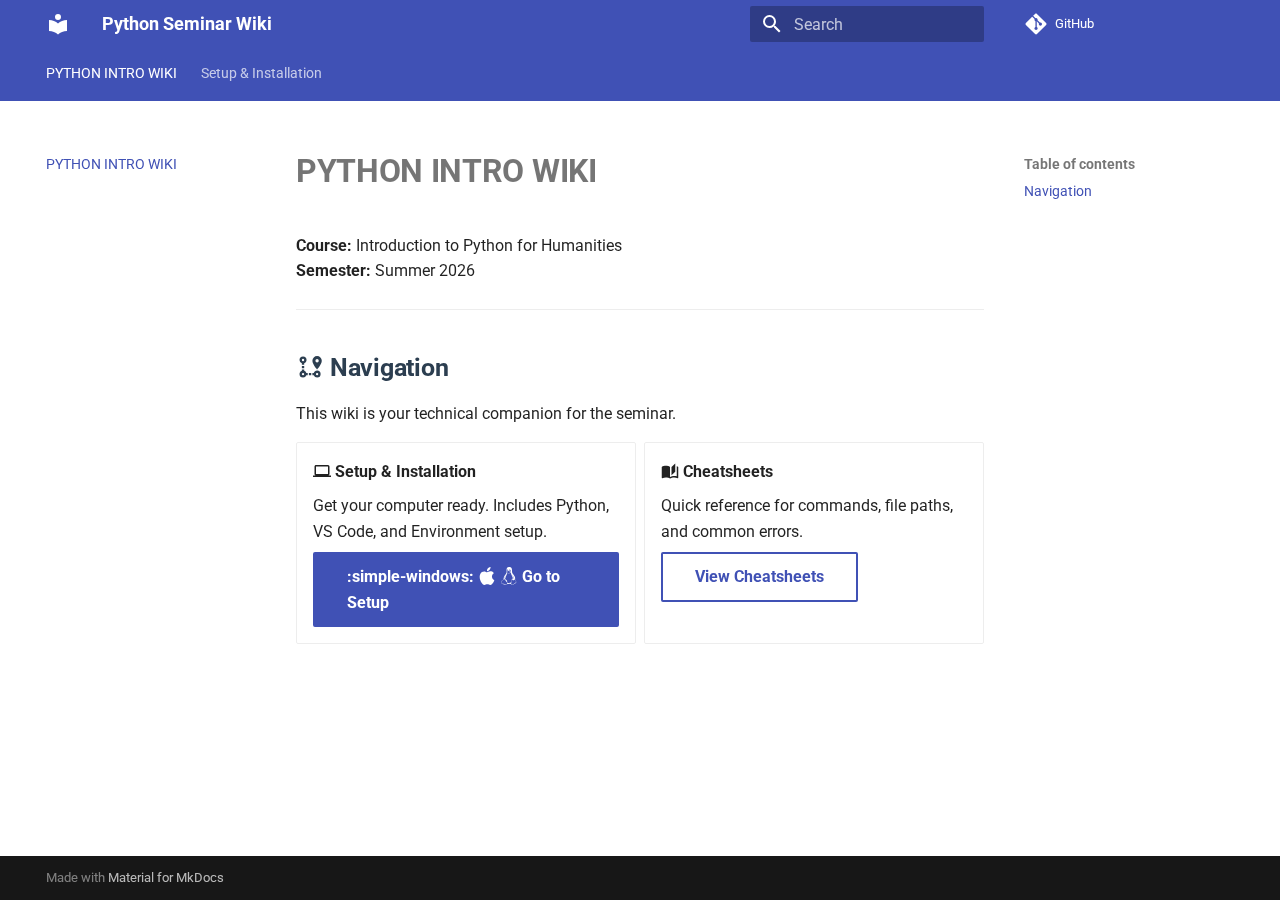
<file: index.html>
<!doctype html>
<html lang="en" class="no-js">
  <head>
    
      <meta charset="utf-8">
      <meta name="viewport" content="width=device-width,initial-scale=1">
      
      
      
        <link rel="canonical" href="https://lluten.github.io/python-intro-wiki/">
      
      
      
        <link rel="next" href="setup/">
      
      
        
      
      
      <link rel="icon" href="assets/images/favicon.png">
      <meta name="generator" content="mkdocs-1.6.1, mkdocs-material-9.7.1">
    
    
      
        <title>Python Seminar Wiki</title>
      
    
    
      <link rel="stylesheet" href="assets/stylesheets/main.484c7ddc.min.css">
      
        
        <link rel="stylesheet" href="assets/stylesheets/palette.ab4e12ef.min.css">
      
      


    
    
      
    
    
      
        
        
        <link rel="preconnect" href="https://fonts.gstatic.com" crossorigin>
        <link rel="stylesheet" href="https://fonts.googleapis.com/css?family=Roboto:300,300i,400,400i,700,700i%7CRoboto+Mono:400,400i,700,700i&display=fallback">
        <style>:root{--md-text-font:"Roboto";--md-code-font:"Roboto Mono"}</style>
      
    
    
      <link rel="stylesheet" href="stylesheets/extra.css">
    
    <script>__md_scope=new URL(".",location),__md_hash=e=>[...e].reduce(((e,_)=>(e<<5)-e+_.charCodeAt(0)),0),__md_get=(e,_=localStorage,t=__md_scope)=>JSON.parse(_.getItem(t.pathname+"."+e)),__md_set=(e,_,t=localStorage,a=__md_scope)=>{try{t.setItem(a.pathname+"."+e,JSON.stringify(_))}catch(e){}}</script>
    
      

    
    
  </head>
  
  
    
    
    
    
    
    <body dir="ltr" data-md-color-scheme="default" data-md-color-primary="indigo" data-md-color-accent="deep-purple">
  
    
    <input class="md-toggle" data-md-toggle="drawer" type="checkbox" id="__drawer" autocomplete="off">
    <input class="md-toggle" data-md-toggle="search" type="checkbox" id="__search" autocomplete="off">
    <label class="md-overlay" for="__drawer"></label>
    <div data-md-component="skip">
      
        
        <a href="#python-intro-wiki" class="md-skip">
          Skip to content
        </a>
      
    </div>
    <div data-md-component="announce">
      
    </div>
    
    
      

<header class="md-header" data-md-component="header">
  <nav class="md-header__inner md-grid" aria-label="Header">
    <a href="." title="Python Seminar Wiki" class="md-header__button md-logo" aria-label="Python Seminar Wiki" data-md-component="logo">
      
  
  <svg xmlns="http://www.w3.org/2000/svg" viewBox="0 0 24 24"><path d="M12 8a3 3 0 0 0 3-3 3 3 0 0 0-3-3 3 3 0 0 0-3 3 3 3 0 0 0 3 3m0 3.54C9.64 9.35 6.5 8 3 8v11c3.5 0 6.64 1.35 9 3.54 2.36-2.19 5.5-3.54 9-3.54V8c-3.5 0-6.64 1.35-9 3.54"/></svg>

    </a>
    <label class="md-header__button md-icon" for="__drawer">
      
      <svg xmlns="http://www.w3.org/2000/svg" viewBox="0 0 24 24"><path d="M3 6h18v2H3zm0 5h18v2H3zm0 5h18v2H3z"/></svg>
    </label>
    <div class="md-header__title" data-md-component="header-title">
      <div class="md-header__ellipsis">
        <div class="md-header__topic">
          <span class="md-ellipsis">
            Python Seminar Wiki
          </span>
        </div>
        <div class="md-header__topic" data-md-component="header-topic">
          <span class="md-ellipsis">
            
              PYTHON INTRO WIKI
            
          </span>
        </div>
      </div>
    </div>
    
      
    
    
    
    
      
      
        <label class="md-header__button md-icon" for="__search">
          
          <svg xmlns="http://www.w3.org/2000/svg" viewBox="0 0 24 24"><path d="M9.5 3A6.5 6.5 0 0 1 16 9.5c0 1.61-.59 3.09-1.56 4.23l.27.27h.79l5 5-1.5 1.5-5-5v-.79l-.27-.27A6.52 6.52 0 0 1 9.5 16 6.5 6.5 0 0 1 3 9.5 6.5 6.5 0 0 1 9.5 3m0 2C7 5 5 7 5 9.5S7 14 9.5 14 14 12 14 9.5 12 5 9.5 5"/></svg>
        </label>
        <div class="md-search" data-md-component="search" role="dialog">
  <label class="md-search__overlay" for="__search"></label>
  <div class="md-search__inner" role="search">
    <form class="md-search__form" name="search">
      <input type="text" class="md-search__input" name="query" aria-label="Search" placeholder="Search" autocapitalize="off" autocorrect="off" autocomplete="off" spellcheck="false" data-md-component="search-query" required>
      <label class="md-search__icon md-icon" for="__search">
        
        <svg xmlns="http://www.w3.org/2000/svg" viewBox="0 0 24 24"><path d="M9.5 3A6.5 6.5 0 0 1 16 9.5c0 1.61-.59 3.09-1.56 4.23l.27.27h.79l5 5-1.5 1.5-5-5v-.79l-.27-.27A6.52 6.52 0 0 1 9.5 16 6.5 6.5 0 0 1 3 9.5 6.5 6.5 0 0 1 9.5 3m0 2C7 5 5 7 5 9.5S7 14 9.5 14 14 12 14 9.5 12 5 9.5 5"/></svg>
        
        <svg xmlns="http://www.w3.org/2000/svg" viewBox="0 0 24 24"><path d="M20 11v2H8l5.5 5.5-1.42 1.42L4.16 12l7.92-7.92L13.5 5.5 8 11z"/></svg>
      </label>
      <nav class="md-search__options" aria-label="Search">
        
        <button type="reset" class="md-search__icon md-icon" title="Clear" aria-label="Clear" tabindex="-1">
          
          <svg xmlns="http://www.w3.org/2000/svg" viewBox="0 0 24 24"><path d="M19 6.41 17.59 5 12 10.59 6.41 5 5 6.41 10.59 12 5 17.59 6.41 19 12 13.41 17.59 19 19 17.59 13.41 12z"/></svg>
        </button>
      </nav>
      
    </form>
    <div class="md-search__output">
      <div class="md-search__scrollwrap" tabindex="0" data-md-scrollfix>
        <div class="md-search-result" data-md-component="search-result">
          <div class="md-search-result__meta">
            Initializing search
          </div>
          <ol class="md-search-result__list" role="presentation"></ol>
        </div>
      </div>
    </div>
  </div>
</div>
      
    
    
      <div class="md-header__source">
        <a href="https://github.com/lluten/python-intro-wiki/" title="Go to repository" class="md-source" data-md-component="source">
  <div class="md-source__icon md-icon">
    
    <svg xmlns="http://www.w3.org/2000/svg" viewBox="0 0 448 512"><!--! Font Awesome Free 7.1.0 by @fontawesome - https://fontawesome.com License - https://fontawesome.com/license/free (Icons: CC BY 4.0, Fonts: SIL OFL 1.1, Code: MIT License) Copyright 2025 Fonticons, Inc.--><path d="M439.6 236.1 244 40.5c-5.4-5.5-12.8-8.5-20.4-8.5s-15 3-20.4 8.4L162.5 81l51.5 51.5c27.1-9.1 52.7 16.8 43.4 43.7l49.7 49.7c34.2-11.8 61.2 31 35.5 56.7-26.5 26.5-70.2-2.9-56-37.3L240.3 199v121.9c25.3 12.5 22.3 41.8 9.1 55-6.4 6.4-15.2 10.1-24.3 10.1s-17.8-3.6-24.3-10.1c-17.6-17.6-11.1-46.9 11.2-56v-123c-20.8-8.5-24.6-30.7-18.6-45L142.6 101 8.5 235.1C3 240.6 0 247.9 0 255.5s3 15 8.5 20.4l195.6 195.7c5.4 5.4 12.7 8.4 20.4 8.4s15-3 20.4-8.4l194.7-194.7c5.4-5.4 8.4-12.8 8.4-20.4s-3-15-8.4-20.4"/></svg>
  </div>
  <div class="md-source__repository">
    GitHub
  </div>
</a>
      </div>
    
  </nav>
  
</header>
    
    <div class="md-container" data-md-component="container">
      
      
        
          
            
<nav class="md-tabs" aria-label="Tabs" data-md-component="tabs">
  <div class="md-grid">
    <ul class="md-tabs__list">
      
        
  
  
  
    
  
  
    <li class="md-tabs__item md-tabs__item--active">
      <a href="." class="md-tabs__link">
        
  
  
    
  
  PYTHON INTRO WIKI

      </a>
    </li>
  

      
        
  
  
  
  
    <li class="md-tabs__item">
      <a href="setup/" class="md-tabs__link">
        
  
  
    
  
  Setup &amp; Installation

      </a>
    </li>
  

      
    </ul>
  </div>
</nav>
          
        
      
      <main class="md-main" data-md-component="main">
        <div class="md-main__inner md-grid">
          
            
              
              <div class="md-sidebar md-sidebar--primary" data-md-component="sidebar" data-md-type="navigation" >
                <div class="md-sidebar__scrollwrap">
                  <div class="md-sidebar__inner">
                    


  


<nav class="md-nav md-nav--primary md-nav--lifted" aria-label="Navigation" data-md-level="0">
  <label class="md-nav__title" for="__drawer">
    <a href="." title="Python Seminar Wiki" class="md-nav__button md-logo" aria-label="Python Seminar Wiki" data-md-component="logo">
      
  
  <svg xmlns="http://www.w3.org/2000/svg" viewBox="0 0 24 24"><path d="M12 8a3 3 0 0 0 3-3 3 3 0 0 0-3-3 3 3 0 0 0-3 3 3 3 0 0 0 3 3m0 3.54C9.64 9.35 6.5 8 3 8v11c3.5 0 6.64 1.35 9 3.54 2.36-2.19 5.5-3.54 9-3.54V8c-3.5 0-6.64 1.35-9 3.54"/></svg>

    </a>
    Python Seminar Wiki
  </label>
  
    <div class="md-nav__source">
      <a href="https://github.com/lluten/python-intro-wiki/" title="Go to repository" class="md-source" data-md-component="source">
  <div class="md-source__icon md-icon">
    
    <svg xmlns="http://www.w3.org/2000/svg" viewBox="0 0 448 512"><!--! Font Awesome Free 7.1.0 by @fontawesome - https://fontawesome.com License - https://fontawesome.com/license/free (Icons: CC BY 4.0, Fonts: SIL OFL 1.1, Code: MIT License) Copyright 2025 Fonticons, Inc.--><path d="M439.6 236.1 244 40.5c-5.4-5.5-12.8-8.5-20.4-8.5s-15 3-20.4 8.4L162.5 81l51.5 51.5c27.1-9.1 52.7 16.8 43.4 43.7l49.7 49.7c34.2-11.8 61.2 31 35.5 56.7-26.5 26.5-70.2-2.9-56-37.3L240.3 199v121.9c25.3 12.5 22.3 41.8 9.1 55-6.4 6.4-15.2 10.1-24.3 10.1s-17.8-3.6-24.3-10.1c-17.6-17.6-11.1-46.9 11.2-56v-123c-20.8-8.5-24.6-30.7-18.6-45L142.6 101 8.5 235.1C3 240.6 0 247.9 0 255.5s3 15 8.5 20.4l195.6 195.7c5.4 5.4 12.7 8.4 20.4 8.4s15-3 20.4-8.4l194.7-194.7c5.4-5.4 8.4-12.8 8.4-20.4s-3-15-8.4-20.4"/></svg>
  </div>
  <div class="md-source__repository">
    GitHub
  </div>
</a>
    </div>
  
  <ul class="md-nav__list" data-md-scrollfix>
    
      
      
  
  
    
  
  
  
    <li class="md-nav__item md-nav__item--active">
      
      <input class="md-nav__toggle md-toggle" type="checkbox" id="__toc">
      
      
        
      
      
        <label class="md-nav__link md-nav__link--active" for="__toc">
          
  
  
  <span class="md-ellipsis">
    
  
    PYTHON INTRO WIKI
  

    
  </span>
  
  

          <span class="md-nav__icon md-icon"></span>
        </label>
      
      <a href="." class="md-nav__link md-nav__link--active">
        
  
  
  <span class="md-ellipsis">
    
  
    PYTHON INTRO WIKI
  

    
  </span>
  
  

      </a>
      
        

<nav class="md-nav md-nav--secondary" aria-label="Table of contents">
  
  
  
    
  
  
    <label class="md-nav__title" for="__toc">
      <span class="md-nav__icon md-icon"></span>
      Table of contents
    </label>
    <ul class="md-nav__list" data-md-component="toc" data-md-scrollfix>
      
        <li class="md-nav__item">
  <a href="#navigation" class="md-nav__link">
    <span class="md-ellipsis">
      
        Navigation
      
    </span>
  </a>
  
</li>
      
    </ul>
  
</nav>
      
    </li>
  

    
      
      
  
  
  
  
    <li class="md-nav__item">
      <a href="setup/" class="md-nav__link">
        
  
  
  <span class="md-ellipsis">
    
  
    Setup &amp; Installation
  

    
  </span>
  
  

      </a>
    </li>
  

    
  </ul>
</nav>
                  </div>
                </div>
              </div>
            
            
              
              <div class="md-sidebar md-sidebar--secondary" data-md-component="sidebar" data-md-type="toc" >
                <div class="md-sidebar__scrollwrap">
                  <div class="md-sidebar__inner">
                    

<nav class="md-nav md-nav--secondary" aria-label="Table of contents">
  
  
  
    
  
  
    <label class="md-nav__title" for="__toc">
      <span class="md-nav__icon md-icon"></span>
      Table of contents
    </label>
    <ul class="md-nav__list" data-md-component="toc" data-md-scrollfix>
      
        <li class="md-nav__item">
  <a href="#navigation" class="md-nav__link">
    <span class="md-ellipsis">
      
        Navigation
      
    </span>
  </a>
  
</li>
      
    </ul>
  
</nav>
                  </div>
                </div>
              </div>
            
          
          
            <div class="md-content" data-md-component="content">
              
              <article class="md-content__inner md-typeset">
                
                  


  
  


<h1 id="python-intro-wiki">PYTHON INTRO WIKI</h1>
<p><strong>Course:</strong> Introduction to Python for Humanities<br />
<strong>Semester:</strong> Summer 2026</p>
<hr />
<h2 id="navigation"><span class="twemoji"><svg xmlns="http://www.w3.org/2000/svg" viewBox="0 0 24 24"><path d="M18 15a3 3 0 0 1 3 3 3 3 0 0 1-3 3 2.99 2.99 0 0 1-2.83-2H14v-2h1.17c.41-1.17 1.52-2 2.83-2m0 2a1 1 0 0 0-1 1 1 1 0 0 0 1 1 1 1 0 0 0 1-1 1 1 0 0 0-1-1m0-9a1.43 1.43 0 0 0 1.43-1.43 1.43 1.43 0 1 0-2.86 0A1.43 1.43 0 0 0 18 8m0-5.43a4 4 0 0 1 4 4C22 9.56 18 14 18 14s-4-4.44-4-7.43a4 4 0 0 1 4-4M8.83 17H10v2H8.83A2.99 2.99 0 0 1 6 21a3 3 0 0 1-3-3c0-1.31.83-2.42 2-2.83V14h2v1.17c.85.3 1.53.98 1.83 1.83M6 17a1 1 0 0 0-1 1 1 1 0 0 0 1 1 1 1 0 0 0 1-1 1 1 0 0 0-1-1M6 3a3 3 0 0 1 3 3c0 1.31-.83 2.42-2 2.83V10H5V8.83A2.99 2.99 0 0 1 3 6a3 3 0 0 1 3-3m0 2a1 1 0 0 0-1 1 1 1 0 0 0 1 1 1 1 0 0 0 1-1 1 1 0 0 0-1-1m5 14v-2h2v2zm-4-6H5v-2h2z"/></svg></span> Navigation</h2>
<p>This wiki is your technical companion for the seminar.</p>
<div class="grid cards">
<ul>
<li>
<p><strong><span class="twemoji"><svg xmlns="http://www.w3.org/2000/svg" viewBox="0 0 24 24"><path d="M4 6h16v10H4m16 2a2 2 0 0 0 2-2V6a2 2 0 0 0-2-2H4c-1.11 0-2 .89-2 2v10a2 2 0 0 0 2 2H0v2h24v-2z"/></svg></span> Setup &amp; Installation</strong></p>
<p>Get your computer ready. Includes Python, VS Code, and Environment setup.</p>
<p><a class="md-button md-button--primary" href="setup/">:simple-windows: <span class="twemoji"><svg xmlns="http://www.w3.org/2000/svg" viewBox="0 0 24 24"><path d="M12.152 6.896c-.948 0-2.415-1.078-3.96-1.04-2.04.027-3.91 1.183-4.961 3.014-2.117 3.675-.546 9.103 1.519 12.09 1.013 1.454 2.208 3.09 3.792 3.039 1.52-.065 2.09-.987 3.935-.987 1.831 0 2.35.987 3.96.948 1.637-.026 2.676-1.48 3.676-2.948 1.156-1.688 1.636-3.325 1.662-3.415-.039-.013-3.182-1.221-3.22-4.857-.026-3.04 2.48-4.494 2.597-4.559-1.429-2.09-3.623-2.324-4.39-2.376-2-.156-3.675 1.09-4.61 1.09zM15.53 3.83c.843-1.012 1.4-2.427 1.245-3.83-1.207.052-2.662.805-3.532 1.818-.78.896-1.454 2.338-1.273 3.714 1.338.104 2.715-.688 3.559-1.701"/></svg></span> <span class="twemoji"><svg xmlns="http://www.w3.org/2000/svg" viewBox="0 0 24 24"><path d="M12.504 0q-.232 0-.48.021c-4.226.333-3.105 4.807-3.17 6.298-.076 1.092-.3 1.953-1.05 3.02-.885 1.051-2.127 2.75-2.716 4.521-.278.832-.41 1.684-.287 2.489a.4.4 0 0 0-.11.135c-.26.268-.45.6-.663.839-.199.199-.485.267-.797.4-.313.136-.658.269-.864.68-.09.189-.136.394-.132.602 0 .199.027.4.055.536.058.399.116.728.04.97-.249.68-.28 1.145-.106 1.484.174.334.535.47.94.601.81.2 1.91.135 2.774.6.926.466 1.866.67 2.616.47.526-.116.97-.464 1.208-.946.587-.003 1.23-.269 2.26-.334.699-.058 1.574.267 2.577.2.025.134.063.198.114.333l.003.003c.391.778 1.113 1.132 1.884 1.071s1.592-.536 2.257-1.306c.631-.765 1.683-1.084 2.378-1.503.348-.199.629-.469.649-.853.023-.4-.2-.811-.714-1.376v-.097l-.003-.003c-.17-.2-.25-.535-.338-.926-.085-.401-.182-.786-.492-1.046h-.003c-.059-.054-.123-.067-.188-.135a.36.36 0 0 0-.19-.064c.431-1.278.264-2.55-.173-3.694-.533-1.41-1.465-2.638-2.175-3.483-.796-1.005-1.576-1.957-1.56-3.368.026-2.152.236-6.133-3.544-6.139m.529 3.405h.013c.213 0 .396.062.584.198.19.135.33.332.438.533.105.259.158.459.166.724 0-.02.006-.04.006-.06v.105l-.004-.021-.004-.024a1.8 1.8 0 0 1-.15.706.95.95 0 0 1-.213.335 1 1 0 0 0-.088-.042c-.104-.045-.198-.064-.284-.133a1.3 1.3 0 0 0-.22-.066c.05-.06.146-.133.183-.198q.08-.193.088-.402v-.02a1.2 1.2 0 0 0-.061-.4c-.045-.134-.101-.2-.183-.333-.084-.066-.167-.132-.267-.132h-.016c-.093 0-.176.03-.262.132a.8.8 0 0 0-.205.334 1.2 1.2 0 0 0-.09.4v.019q.002.134.02.267c-.193-.067-.438-.135-.607-.202a2 2 0 0 1-.018-.2v-.02a1.8 1.8 0 0 1 .15-.768 1.08 1.08 0 0 1 .43-.533 1 1 0 0 1 .594-.2zm-2.962.059h.036c.142 0 .27.048.399.135.146.129.264.288.344.465.09.199.14.4.153.667v.004c.007.134.006.2-.002.266v.08c-.03.007-.056.018-.083.024-.152.055-.274.135-.393.2q.018-.136.003-.267v-.015c-.012-.133-.04-.2-.082-.333a.6.6 0 0 0-.166-.267.25.25 0 0 0-.183-.064h-.021c-.071.006-.13.04-.186.132a.55.55 0 0 0-.12.27 1 1 0 0 0-.023.33v.015c.012.135.037.2.08.334.046.134.098.2.166.268q.014.014.034.024c-.07.057-.117.07-.176.136a.3.3 0 0 1-.131.068 2.6 2.6 0 0 1-.275-.402 1.8 1.8 0 0 1-.155-.667 1.8 1.8 0 0 1 .08-.668 1.4 1.4 0 0 1 .283-.535c.128-.133.26-.2.418-.2m1.37 1.706c.332 0 .733.065 1.216.399.293.2.523.269 1.052.468h.003c.255.136.405.266.478.399v-.131a.57.57 0 0 1 .016.47c-.123.31-.516.643-1.063.842v.002c-.268.135-.501.333-.775.465-.276.135-.588.292-1.012.267a1.1 1.1 0 0 1-.448-.067 4 4 0 0 1-.322-.198c-.195-.135-.363-.332-.612-.465v-.005h-.005c-.4-.246-.616-.512-.686-.71q-.104-.403.193-.6c.224-.135.38-.271.483-.336.104-.074.143-.102.176-.131h.002v-.003c.169-.202.436-.47.839-.601.139-.036.294-.065.466-.065zm2.8 2.142c.358 1.417 1.196 3.475 1.735 4.473.286.534.855 1.659 1.102 3.024.156-.005.33.018.513.064.646-1.671-.546-3.467-1.089-3.966-.22-.2-.232-.335-.123-.335.59.534 1.365 1.572 1.646 2.757.13.535.16 1.104.021 1.67.067.028.135.06.205.067 1.032.534 1.413.938 1.23 1.537v-.043c-.06-.003-.12 0-.18 0h-.016c.151-.467-.182-.825-1.065-1.224-.915-.4-1.646-.336-1.77.465-.008.043-.013.066-.018.135-.068.023-.139.053-.209.064-.43.268-.662.669-.793 1.187-.13.533-.17 1.156-.205 1.869v.003c-.02.334-.17.838-.319 1.35-1.5 1.072-3.58 1.538-5.348.334a2.7 2.7 0 0 0-.402-.533 1.5 1.5 0 0 0-.275-.333c.182 0 .338-.03.465-.067a.62.62 0 0 0 .314-.334c.108-.267 0-.697-.345-1.163s-.931-.995-1.788-1.521c-.63-.4-.986-.87-1.15-1.396-.165-.534-.143-1.085-.015-1.645.245-1.07.873-2.11 1.274-2.763.107-.065.037.135-.408.974-.396.751-1.14 2.497-.122 3.854a8.1 8.1 0 0 1 .647-2.876c.564-1.278 1.743-3.504 1.836-5.268.048.036.217.135.289.202.218.133.38.333.59.465.21.201.477.335.876.335q.058.005.11.006c.412 0 .73-.134.997-.268.29-.134.52-.334.74-.4h.005c.467-.135.835-.402 1.044-.7zm2.185 8.958c.037.6.343 1.245.882 1.377.588.134 1.434-.333 1.791-.765l.211-.01c.315-.007.577.01.847.268l.003.003c.208.199.305.53.391.876.085.4.154.78.409 1.066.486.527.645.906.636 1.14l.003-.007v.018l-.003-.012c-.015.262-.185.396-.498.595-.63.401-1.746.712-2.457 1.57-.618.737-1.37 1.14-2.036 1.191-.664.053-1.237-.2-1.574-.898l-.005-.003c-.21-.4-.12-1.025.056-1.69.176-.668.428-1.344.463-1.897.037-.714.076-1.335.195-1.814.12-.465.308-.797.641-.984l.045-.022zm-10.814.049h.01q.08 0 .157.014c.376.055.706.333 1.023.752l.91 1.664.003.003c.243.533.754 1.064 1.189 1.637.434.598.77 1.131.729 1.57v.006c-.057.744-.48 1.148-1.125 1.294-.645.135-1.52.002-2.395-.464-.968-.536-2.118-.469-2.857-.602q-.553-.1-.723-.4c-.11-.2-.113-.602.123-1.23v-.004l.002-.003c.117-.334.03-.752-.027-1.118-.055-.401-.083-.71.043-.94.16-.334.396-.4.69-.533.294-.135.64-.202.915-.47h.002v-.002c.256-.268.445-.601.668-.838.19-.201.38-.336.663-.336m7.159-9.074c-.435.201-.945.535-1.488.535-.542 0-.97-.267-1.28-.466-.154-.134-.28-.268-.373-.335-.164-.134-.144-.333-.074-.333.109.016.129.134.199.2.096.066.215.2.36.333.292.2.68.467 1.167.467.485 0 1.053-.267 1.398-.466.195-.135.445-.334.648-.467.156-.136.149-.267.279-.267.128.016.034.134-.147.332a8 8 0 0 1-.69.468zm-1.082-1.583V5.64c-.006-.02.013-.042.029-.05.074-.043.18-.027.26.004.063 0 .16.067.15.135-.006.049-.085.066-.135.066-.055 0-.092-.043-.141-.068-.052-.018-.146-.008-.163-.065m-.551 0c-.02.058-.113.049-.166.066-.047.025-.086.068-.14.068-.05 0-.13-.02-.136-.068-.01-.066.088-.133.15-.133.08-.031.184-.047.259-.005.019.009.036.03.03.05v.02h.003z"/></svg></span> Go to Setup</a></p>
</li>
<li>
<p><strong><span class="twemoji"><svg xmlns="http://www.w3.org/2000/svg" viewBox="0 0 24 24"><path d="m19 2-5 4.5v11l5-4.5zM6.5 5C4.55 5 2.45 5.4 1 6.5v14.66c0 .25.25.5.5.5.1 0 .15-.07.25-.07 1.35-.65 3.3-1.09 4.75-1.09 1.95 0 4.05.4 5.5 1.5 1.35-.85 3.8-1.5 5.5-1.5 1.65 0 3.35.31 4.75 1.06.1.05.15.03.25.03.25 0 .5-.25.5-.5V6.5c-.6-.45-1.25-.75-2-1V19c-1.1-.35-2.3-.5-3.5-.5-1.7 0-4.15.65-5.5 1.5V6.5C10.55 5.4 8.45 5 6.5 5"/></svg></span> Cheatsheets</strong></p>
<p>Quick reference for commands, file paths, and common errors.</p>
<p><a class="md-button" href="cheatsheets.md">View Cheatsheets</a></p>
</li>
</ul>
</div>












                
              </article>
            </div>
          
          
<script>var target=document.getElementById(location.hash.slice(1));target&&target.name&&(target.checked=target.name.startsWith("__tabbed_"))</script>
        </div>
        
      </main>
      
        <footer class="md-footer">
  
  <div class="md-footer-meta md-typeset">
    <div class="md-footer-meta__inner md-grid">
      <div class="md-copyright">
  
  
    Made with
    <a href="https://squidfunk.github.io/mkdocs-material/" target="_blank" rel="noopener">
      Material for MkDocs
    </a>
  
</div>
      
    </div>
  </div>
</footer>
      
    </div>
    <div class="md-dialog" data-md-component="dialog">
      <div class="md-dialog__inner md-typeset"></div>
    </div>
    
    
    
      
      
      <script id="__config" type="application/json">{"annotate": null, "base": ".", "features": ["navigation.tabs", "navigation.sections", "content.code.copy"], "search": "assets/javascripts/workers/search.2c215733.min.js", "tags": null, "translations": {"clipboard.copied": "Copied to clipboard", "clipboard.copy": "Copy to clipboard", "search.result.more.one": "1 more on this page", "search.result.more.other": "# more on this page", "search.result.none": "No matching documents", "search.result.one": "1 matching document", "search.result.other": "# matching documents", "search.result.placeholder": "Type to start searching", "search.result.term.missing": "Missing", "select.version": "Select version"}, "version": null}</script>
    
    
      <script src="assets/javascripts/bundle.79ae519e.min.js"></script>
      
    
  </body>
</html>
</file>
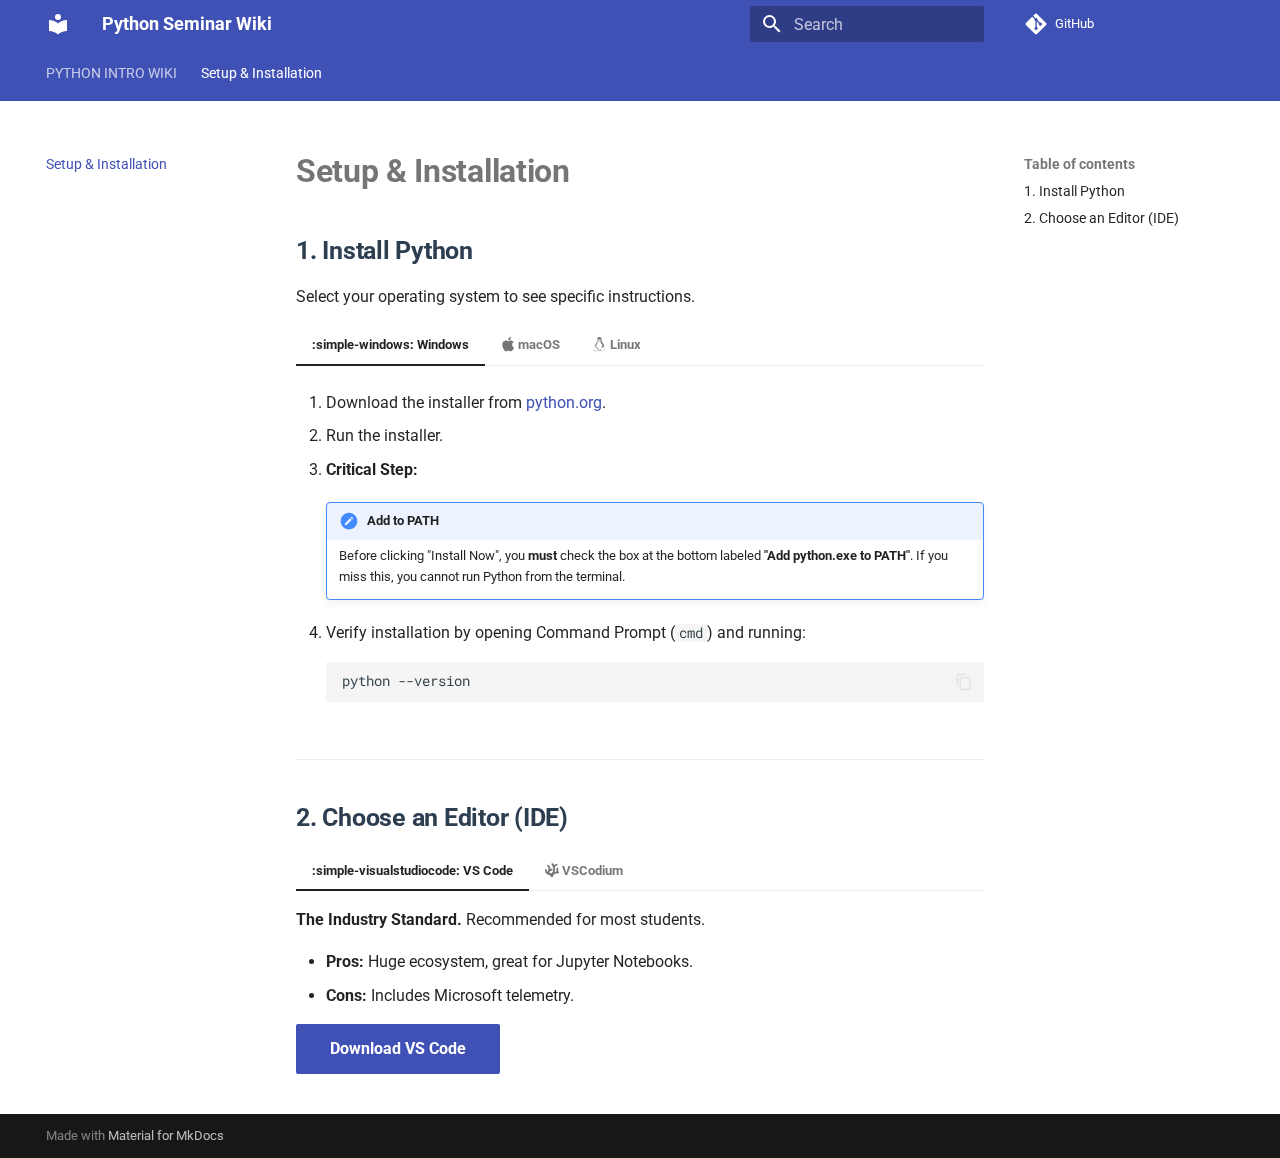
<file: setup/index.html>
<!doctype html>
<html lang="en" class="no-js">
  <head>
    
      <meta charset="utf-8">
      <meta name="viewport" content="width=device-width,initial-scale=1">
      
      
      
        <link rel="canonical" href="https://lluten.github.io/python-intro-wiki/setup/">
      
      
        <link rel="prev" href="..">
      
      
      
        
      
      
      <link rel="icon" href="../assets/images/favicon.png">
      <meta name="generator" content="mkdocs-1.6.1, mkdocs-material-9.7.1">
    
    
      
        <title>Setup & Installation - Python Seminar Wiki</title>
      
    
    
      <link rel="stylesheet" href="../assets/stylesheets/main.484c7ddc.min.css">
      
        
        <link rel="stylesheet" href="../assets/stylesheets/palette.ab4e12ef.min.css">
      
      


    
    
      
    
    
      
        
        
        <link rel="preconnect" href="https://fonts.gstatic.com" crossorigin>
        <link rel="stylesheet" href="https://fonts.googleapis.com/css?family=Roboto:300,300i,400,400i,700,700i%7CRoboto+Mono:400,400i,700,700i&display=fallback">
        <style>:root{--md-text-font:"Roboto";--md-code-font:"Roboto Mono"}</style>
      
    
    
      <link rel="stylesheet" href="../stylesheets/extra.css">
    
    <script>__md_scope=new URL("..",location),__md_hash=e=>[...e].reduce(((e,_)=>(e<<5)-e+_.charCodeAt(0)),0),__md_get=(e,_=localStorage,t=__md_scope)=>JSON.parse(_.getItem(t.pathname+"."+e)),__md_set=(e,_,t=localStorage,a=__md_scope)=>{try{t.setItem(a.pathname+"."+e,JSON.stringify(_))}catch(e){}}</script>
    
      

    
    
  </head>
  
  
    
    
    
    
    
    <body dir="ltr" data-md-color-scheme="default" data-md-color-primary="indigo" data-md-color-accent="deep-purple">
  
    
    <input class="md-toggle" data-md-toggle="drawer" type="checkbox" id="__drawer" autocomplete="off">
    <input class="md-toggle" data-md-toggle="search" type="checkbox" id="__search" autocomplete="off">
    <label class="md-overlay" for="__drawer"></label>
    <div data-md-component="skip">
      
        
        <a href="#setup-installation" class="md-skip">
          Skip to content
        </a>
      
    </div>
    <div data-md-component="announce">
      
    </div>
    
    
      

<header class="md-header" data-md-component="header">
  <nav class="md-header__inner md-grid" aria-label="Header">
    <a href=".." title="Python Seminar Wiki" class="md-header__button md-logo" aria-label="Python Seminar Wiki" data-md-component="logo">
      
  
  <svg xmlns="http://www.w3.org/2000/svg" viewBox="0 0 24 24"><path d="M12 8a3 3 0 0 0 3-3 3 3 0 0 0-3-3 3 3 0 0 0-3 3 3 3 0 0 0 3 3m0 3.54C9.64 9.35 6.5 8 3 8v11c3.5 0 6.64 1.35 9 3.54 2.36-2.19 5.5-3.54 9-3.54V8c-3.5 0-6.64 1.35-9 3.54"/></svg>

    </a>
    <label class="md-header__button md-icon" for="__drawer">
      
      <svg xmlns="http://www.w3.org/2000/svg" viewBox="0 0 24 24"><path d="M3 6h18v2H3zm0 5h18v2H3zm0 5h18v2H3z"/></svg>
    </label>
    <div class="md-header__title" data-md-component="header-title">
      <div class="md-header__ellipsis">
        <div class="md-header__topic">
          <span class="md-ellipsis">
            Python Seminar Wiki
          </span>
        </div>
        <div class="md-header__topic" data-md-component="header-topic">
          <span class="md-ellipsis">
            
              Setup &amp; Installation
            
          </span>
        </div>
      </div>
    </div>
    
      
    
    
    
    
      
      
        <label class="md-header__button md-icon" for="__search">
          
          <svg xmlns="http://www.w3.org/2000/svg" viewBox="0 0 24 24"><path d="M9.5 3A6.5 6.5 0 0 1 16 9.5c0 1.61-.59 3.09-1.56 4.23l.27.27h.79l5 5-1.5 1.5-5-5v-.79l-.27-.27A6.52 6.52 0 0 1 9.5 16 6.5 6.5 0 0 1 3 9.5 6.5 6.5 0 0 1 9.5 3m0 2C7 5 5 7 5 9.5S7 14 9.5 14 14 12 14 9.5 12 5 9.5 5"/></svg>
        </label>
        <div class="md-search" data-md-component="search" role="dialog">
  <label class="md-search__overlay" for="__search"></label>
  <div class="md-search__inner" role="search">
    <form class="md-search__form" name="search">
      <input type="text" class="md-search__input" name="query" aria-label="Search" placeholder="Search" autocapitalize="off" autocorrect="off" autocomplete="off" spellcheck="false" data-md-component="search-query" required>
      <label class="md-search__icon md-icon" for="__search">
        
        <svg xmlns="http://www.w3.org/2000/svg" viewBox="0 0 24 24"><path d="M9.5 3A6.5 6.5 0 0 1 16 9.5c0 1.61-.59 3.09-1.56 4.23l.27.27h.79l5 5-1.5 1.5-5-5v-.79l-.27-.27A6.52 6.52 0 0 1 9.5 16 6.5 6.5 0 0 1 3 9.5 6.5 6.5 0 0 1 9.5 3m0 2C7 5 5 7 5 9.5S7 14 9.5 14 14 12 14 9.5 12 5 9.5 5"/></svg>
        
        <svg xmlns="http://www.w3.org/2000/svg" viewBox="0 0 24 24"><path d="M20 11v2H8l5.5 5.5-1.42 1.42L4.16 12l7.92-7.92L13.5 5.5 8 11z"/></svg>
      </label>
      <nav class="md-search__options" aria-label="Search">
        
        <button type="reset" class="md-search__icon md-icon" title="Clear" aria-label="Clear" tabindex="-1">
          
          <svg xmlns="http://www.w3.org/2000/svg" viewBox="0 0 24 24"><path d="M19 6.41 17.59 5 12 10.59 6.41 5 5 6.41 10.59 12 5 17.59 6.41 19 12 13.41 17.59 19 19 17.59 13.41 12z"/></svg>
        </button>
      </nav>
      
    </form>
    <div class="md-search__output">
      <div class="md-search__scrollwrap" tabindex="0" data-md-scrollfix>
        <div class="md-search-result" data-md-component="search-result">
          <div class="md-search-result__meta">
            Initializing search
          </div>
          <ol class="md-search-result__list" role="presentation"></ol>
        </div>
      </div>
    </div>
  </div>
</div>
      
    
    
      <div class="md-header__source">
        <a href="https://github.com/lluten/python-intro-wiki/" title="Go to repository" class="md-source" data-md-component="source">
  <div class="md-source__icon md-icon">
    
    <svg xmlns="http://www.w3.org/2000/svg" viewBox="0 0 448 512"><!--! Font Awesome Free 7.1.0 by @fontawesome - https://fontawesome.com License - https://fontawesome.com/license/free (Icons: CC BY 4.0, Fonts: SIL OFL 1.1, Code: MIT License) Copyright 2025 Fonticons, Inc.--><path d="M439.6 236.1 244 40.5c-5.4-5.5-12.8-8.5-20.4-8.5s-15 3-20.4 8.4L162.5 81l51.5 51.5c27.1-9.1 52.7 16.8 43.4 43.7l49.7 49.7c34.2-11.8 61.2 31 35.5 56.7-26.5 26.5-70.2-2.9-56-37.3L240.3 199v121.9c25.3 12.5 22.3 41.8 9.1 55-6.4 6.4-15.2 10.1-24.3 10.1s-17.8-3.6-24.3-10.1c-17.6-17.6-11.1-46.9 11.2-56v-123c-20.8-8.5-24.6-30.7-18.6-45L142.6 101 8.5 235.1C3 240.6 0 247.9 0 255.5s3 15 8.5 20.4l195.6 195.7c5.4 5.4 12.7 8.4 20.4 8.4s15-3 20.4-8.4l194.7-194.7c5.4-5.4 8.4-12.8 8.4-20.4s-3-15-8.4-20.4"/></svg>
  </div>
  <div class="md-source__repository">
    GitHub
  </div>
</a>
      </div>
    
  </nav>
  
</header>
    
    <div class="md-container" data-md-component="container">
      
      
        
          
            
<nav class="md-tabs" aria-label="Tabs" data-md-component="tabs">
  <div class="md-grid">
    <ul class="md-tabs__list">
      
        
  
  
  
  
    <li class="md-tabs__item">
      <a href=".." class="md-tabs__link">
        
  
  
    
  
  PYTHON INTRO WIKI

      </a>
    </li>
  

      
        
  
  
  
    
  
  
    <li class="md-tabs__item md-tabs__item--active">
      <a href="./" class="md-tabs__link">
        
  
  
    
  
  Setup &amp; Installation

      </a>
    </li>
  

      
    </ul>
  </div>
</nav>
          
        
      
      <main class="md-main" data-md-component="main">
        <div class="md-main__inner md-grid">
          
            
              
              <div class="md-sidebar md-sidebar--primary" data-md-component="sidebar" data-md-type="navigation" >
                <div class="md-sidebar__scrollwrap">
                  <div class="md-sidebar__inner">
                    


  


<nav class="md-nav md-nav--primary md-nav--lifted" aria-label="Navigation" data-md-level="0">
  <label class="md-nav__title" for="__drawer">
    <a href=".." title="Python Seminar Wiki" class="md-nav__button md-logo" aria-label="Python Seminar Wiki" data-md-component="logo">
      
  
  <svg xmlns="http://www.w3.org/2000/svg" viewBox="0 0 24 24"><path d="M12 8a3 3 0 0 0 3-3 3 3 0 0 0-3-3 3 3 0 0 0-3 3 3 3 0 0 0 3 3m0 3.54C9.64 9.35 6.5 8 3 8v11c3.5 0 6.64 1.35 9 3.54 2.36-2.19 5.5-3.54 9-3.54V8c-3.5 0-6.64 1.35-9 3.54"/></svg>

    </a>
    Python Seminar Wiki
  </label>
  
    <div class="md-nav__source">
      <a href="https://github.com/lluten/python-intro-wiki/" title="Go to repository" class="md-source" data-md-component="source">
  <div class="md-source__icon md-icon">
    
    <svg xmlns="http://www.w3.org/2000/svg" viewBox="0 0 448 512"><!--! Font Awesome Free 7.1.0 by @fontawesome - https://fontawesome.com License - https://fontawesome.com/license/free (Icons: CC BY 4.0, Fonts: SIL OFL 1.1, Code: MIT License) Copyright 2025 Fonticons, Inc.--><path d="M439.6 236.1 244 40.5c-5.4-5.5-12.8-8.5-20.4-8.5s-15 3-20.4 8.4L162.5 81l51.5 51.5c27.1-9.1 52.7 16.8 43.4 43.7l49.7 49.7c34.2-11.8 61.2 31 35.5 56.7-26.5 26.5-70.2-2.9-56-37.3L240.3 199v121.9c25.3 12.5 22.3 41.8 9.1 55-6.4 6.4-15.2 10.1-24.3 10.1s-17.8-3.6-24.3-10.1c-17.6-17.6-11.1-46.9 11.2-56v-123c-20.8-8.5-24.6-30.7-18.6-45L142.6 101 8.5 235.1C3 240.6 0 247.9 0 255.5s3 15 8.5 20.4l195.6 195.7c5.4 5.4 12.7 8.4 20.4 8.4s15-3 20.4-8.4l194.7-194.7c5.4-5.4 8.4-12.8 8.4-20.4s-3-15-8.4-20.4"/></svg>
  </div>
  <div class="md-source__repository">
    GitHub
  </div>
</a>
    </div>
  
  <ul class="md-nav__list" data-md-scrollfix>
    
      
      
  
  
  
  
    <li class="md-nav__item">
      <a href=".." class="md-nav__link">
        
  
  
  <span class="md-ellipsis">
    
  
    PYTHON INTRO WIKI
  

    
  </span>
  
  

      </a>
    </li>
  

    
      
      
  
  
    
  
  
  
    <li class="md-nav__item md-nav__item--active">
      
      <input class="md-nav__toggle md-toggle" type="checkbox" id="__toc">
      
      
        
      
      
        <label class="md-nav__link md-nav__link--active" for="__toc">
          
  
  
  <span class="md-ellipsis">
    
  
    Setup &amp; Installation
  

    
  </span>
  
  

          <span class="md-nav__icon md-icon"></span>
        </label>
      
      <a href="./" class="md-nav__link md-nav__link--active">
        
  
  
  <span class="md-ellipsis">
    
  
    Setup &amp; Installation
  

    
  </span>
  
  

      </a>
      
        

<nav class="md-nav md-nav--secondary" aria-label="Table of contents">
  
  
  
    
  
  
    <label class="md-nav__title" for="__toc">
      <span class="md-nav__icon md-icon"></span>
      Table of contents
    </label>
    <ul class="md-nav__list" data-md-component="toc" data-md-scrollfix>
      
        <li class="md-nav__item">
  <a href="#1-install-python" class="md-nav__link">
    <span class="md-ellipsis">
      
        1. Install Python
      
    </span>
  </a>
  
</li>
      
        <li class="md-nav__item">
  <a href="#2-choose-an-editor-ide" class="md-nav__link">
    <span class="md-ellipsis">
      
        2. Choose an Editor (IDE)
      
    </span>
  </a>
  
</li>
      
    </ul>
  
</nav>
      
    </li>
  

    
  </ul>
</nav>
                  </div>
                </div>
              </div>
            
            
              
              <div class="md-sidebar md-sidebar--secondary" data-md-component="sidebar" data-md-type="toc" >
                <div class="md-sidebar__scrollwrap">
                  <div class="md-sidebar__inner">
                    

<nav class="md-nav md-nav--secondary" aria-label="Table of contents">
  
  
  
    
  
  
    <label class="md-nav__title" for="__toc">
      <span class="md-nav__icon md-icon"></span>
      Table of contents
    </label>
    <ul class="md-nav__list" data-md-component="toc" data-md-scrollfix>
      
        <li class="md-nav__item">
  <a href="#1-install-python" class="md-nav__link">
    <span class="md-ellipsis">
      
        1. Install Python
      
    </span>
  </a>
  
</li>
      
        <li class="md-nav__item">
  <a href="#2-choose-an-editor-ide" class="md-nav__link">
    <span class="md-ellipsis">
      
        2. Choose an Editor (IDE)
      
    </span>
  </a>
  
</li>
      
    </ul>
  
</nav>
                  </div>
                </div>
              </div>
            
          
          
            <div class="md-content" data-md-component="content">
              
              <article class="md-content__inner md-typeset">
                
                  


  
  


<h1 id="setup-installation">Setup &amp; Installation</h1>
<h2 id="1-install-python">1. Install Python</h2>
<p>Select your operating system to see specific instructions.</p>
<div class="tabbed-set tabbed-alternate" data-tabs="1:3"><input checked="checked" id="__tabbed_1_1" name="__tabbed_1" type="radio" /><input id="__tabbed_1_2" name="__tabbed_1" type="radio" /><input id="__tabbed_1_3" name="__tabbed_1" type="radio" /><div class="tabbed-labels"><label for="__tabbed_1_1">:simple-windows: Windows</label><label for="__tabbed_1_2"><span class="twemoji"><svg xmlns="http://www.w3.org/2000/svg" viewBox="0 0 24 24"><path d="M12.152 6.896c-.948 0-2.415-1.078-3.96-1.04-2.04.027-3.91 1.183-4.961 3.014-2.117 3.675-.546 9.103 1.519 12.09 1.013 1.454 2.208 3.09 3.792 3.039 1.52-.065 2.09-.987 3.935-.987 1.831 0 2.35.987 3.96.948 1.637-.026 2.676-1.48 3.676-2.948 1.156-1.688 1.636-3.325 1.662-3.415-.039-.013-3.182-1.221-3.22-4.857-.026-3.04 2.48-4.494 2.597-4.559-1.429-2.09-3.623-2.324-4.39-2.376-2-.156-3.675 1.09-4.61 1.09zM15.53 3.83c.843-1.012 1.4-2.427 1.245-3.83-1.207.052-2.662.805-3.532 1.818-.78.896-1.454 2.338-1.273 3.714 1.338.104 2.715-.688 3.559-1.701"/></svg></span> macOS</label><label for="__tabbed_1_3"><span class="twemoji"><svg xmlns="http://www.w3.org/2000/svg" viewBox="0 0 24 24"><path d="M12.504 0q-.232 0-.48.021c-4.226.333-3.105 4.807-3.17 6.298-.076 1.092-.3 1.953-1.05 3.02-.885 1.051-2.127 2.75-2.716 4.521-.278.832-.41 1.684-.287 2.489a.4.4 0 0 0-.11.135c-.26.268-.45.6-.663.839-.199.199-.485.267-.797.4-.313.136-.658.269-.864.68-.09.189-.136.394-.132.602 0 .199.027.4.055.536.058.399.116.728.04.97-.249.68-.28 1.145-.106 1.484.174.334.535.47.94.601.81.2 1.91.135 2.774.6.926.466 1.866.67 2.616.47.526-.116.97-.464 1.208-.946.587-.003 1.23-.269 2.26-.334.699-.058 1.574.267 2.577.2.025.134.063.198.114.333l.003.003c.391.778 1.113 1.132 1.884 1.071s1.592-.536 2.257-1.306c.631-.765 1.683-1.084 2.378-1.503.348-.199.629-.469.649-.853.023-.4-.2-.811-.714-1.376v-.097l-.003-.003c-.17-.2-.25-.535-.338-.926-.085-.401-.182-.786-.492-1.046h-.003c-.059-.054-.123-.067-.188-.135a.36.36 0 0 0-.19-.064c.431-1.278.264-2.55-.173-3.694-.533-1.41-1.465-2.638-2.175-3.483-.796-1.005-1.576-1.957-1.56-3.368.026-2.152.236-6.133-3.544-6.139m.529 3.405h.013c.213 0 .396.062.584.198.19.135.33.332.438.533.105.259.158.459.166.724 0-.02.006-.04.006-.06v.105l-.004-.021-.004-.024a1.8 1.8 0 0 1-.15.706.95.95 0 0 1-.213.335 1 1 0 0 0-.088-.042c-.104-.045-.198-.064-.284-.133a1.3 1.3 0 0 0-.22-.066c.05-.06.146-.133.183-.198q.08-.193.088-.402v-.02a1.2 1.2 0 0 0-.061-.4c-.045-.134-.101-.2-.183-.333-.084-.066-.167-.132-.267-.132h-.016c-.093 0-.176.03-.262.132a.8.8 0 0 0-.205.334 1.2 1.2 0 0 0-.09.4v.019q.002.134.02.267c-.193-.067-.438-.135-.607-.202a2 2 0 0 1-.018-.2v-.02a1.8 1.8 0 0 1 .15-.768 1.08 1.08 0 0 1 .43-.533 1 1 0 0 1 .594-.2zm-2.962.059h.036c.142 0 .27.048.399.135.146.129.264.288.344.465.09.199.14.4.153.667v.004c.007.134.006.2-.002.266v.08c-.03.007-.056.018-.083.024-.152.055-.274.135-.393.2q.018-.136.003-.267v-.015c-.012-.133-.04-.2-.082-.333a.6.6 0 0 0-.166-.267.25.25 0 0 0-.183-.064h-.021c-.071.006-.13.04-.186.132a.55.55 0 0 0-.12.27 1 1 0 0 0-.023.33v.015c.012.135.037.2.08.334.046.134.098.2.166.268q.014.014.034.024c-.07.057-.117.07-.176.136a.3.3 0 0 1-.131.068 2.6 2.6 0 0 1-.275-.402 1.8 1.8 0 0 1-.155-.667 1.8 1.8 0 0 1 .08-.668 1.4 1.4 0 0 1 .283-.535c.128-.133.26-.2.418-.2m1.37 1.706c.332 0 .733.065 1.216.399.293.2.523.269 1.052.468h.003c.255.136.405.266.478.399v-.131a.57.57 0 0 1 .016.47c-.123.31-.516.643-1.063.842v.002c-.268.135-.501.333-.775.465-.276.135-.588.292-1.012.267a1.1 1.1 0 0 1-.448-.067 4 4 0 0 1-.322-.198c-.195-.135-.363-.332-.612-.465v-.005h-.005c-.4-.246-.616-.512-.686-.71q-.104-.403.193-.6c.224-.135.38-.271.483-.336.104-.074.143-.102.176-.131h.002v-.003c.169-.202.436-.47.839-.601.139-.036.294-.065.466-.065zm2.8 2.142c.358 1.417 1.196 3.475 1.735 4.473.286.534.855 1.659 1.102 3.024.156-.005.33.018.513.064.646-1.671-.546-3.467-1.089-3.966-.22-.2-.232-.335-.123-.335.59.534 1.365 1.572 1.646 2.757.13.535.16 1.104.021 1.67.067.028.135.06.205.067 1.032.534 1.413.938 1.23 1.537v-.043c-.06-.003-.12 0-.18 0h-.016c.151-.467-.182-.825-1.065-1.224-.915-.4-1.646-.336-1.77.465-.008.043-.013.066-.018.135-.068.023-.139.053-.209.064-.43.268-.662.669-.793 1.187-.13.533-.17 1.156-.205 1.869v.003c-.02.334-.17.838-.319 1.35-1.5 1.072-3.58 1.538-5.348.334a2.7 2.7 0 0 0-.402-.533 1.5 1.5 0 0 0-.275-.333c.182 0 .338-.03.465-.067a.62.62 0 0 0 .314-.334c.108-.267 0-.697-.345-1.163s-.931-.995-1.788-1.521c-.63-.4-.986-.87-1.15-1.396-.165-.534-.143-1.085-.015-1.645.245-1.07.873-2.11 1.274-2.763.107-.065.037.135-.408.974-.396.751-1.14 2.497-.122 3.854a8.1 8.1 0 0 1 .647-2.876c.564-1.278 1.743-3.504 1.836-5.268.048.036.217.135.289.202.218.133.38.333.59.465.21.201.477.335.876.335q.058.005.11.006c.412 0 .73-.134.997-.268.29-.134.52-.334.74-.4h.005c.467-.135.835-.402 1.044-.7zm2.185 8.958c.037.6.343 1.245.882 1.377.588.134 1.434-.333 1.791-.765l.211-.01c.315-.007.577.01.847.268l.003.003c.208.199.305.53.391.876.085.4.154.78.409 1.066.486.527.645.906.636 1.14l.003-.007v.018l-.003-.012c-.015.262-.185.396-.498.595-.63.401-1.746.712-2.457 1.57-.618.737-1.37 1.14-2.036 1.191-.664.053-1.237-.2-1.574-.898l-.005-.003c-.21-.4-.12-1.025.056-1.69.176-.668.428-1.344.463-1.897.037-.714.076-1.335.195-1.814.12-.465.308-.797.641-.984l.045-.022zm-10.814.049h.01q.08 0 .157.014c.376.055.706.333 1.023.752l.91 1.664.003.003c.243.533.754 1.064 1.189 1.637.434.598.77 1.131.729 1.57v.006c-.057.744-.48 1.148-1.125 1.294-.645.135-1.52.002-2.395-.464-.968-.536-2.118-.469-2.857-.602q-.553-.1-.723-.4c-.11-.2-.113-.602.123-1.23v-.004l.002-.003c.117-.334.03-.752-.027-1.118-.055-.401-.083-.71.043-.94.16-.334.396-.4.69-.533.294-.135.64-.202.915-.47h.002v-.002c.256-.268.445-.601.668-.838.19-.201.38-.336.663-.336m7.159-9.074c-.435.201-.945.535-1.488.535-.542 0-.97-.267-1.28-.466-.154-.134-.28-.268-.373-.335-.164-.134-.144-.333-.074-.333.109.016.129.134.199.2.096.066.215.2.36.333.292.2.68.467 1.167.467.485 0 1.053-.267 1.398-.466.195-.135.445-.334.648-.467.156-.136.149-.267.279-.267.128.016.034.134-.147.332a8 8 0 0 1-.69.468zm-1.082-1.583V5.64c-.006-.02.013-.042.029-.05.074-.043.18-.027.26.004.063 0 .16.067.15.135-.006.049-.085.066-.135.066-.055 0-.092-.043-.141-.068-.052-.018-.146-.008-.163-.065m-.551 0c-.02.058-.113.049-.166.066-.047.025-.086.068-.14.068-.05 0-.13-.02-.136-.068-.01-.066.088-.133.15-.133.08-.031.184-.047.259-.005.019.009.036.03.03.05v.02h.003z"/></svg></span> Linux</label></div>
<div class="tabbed-content">
<div class="tabbed-block">
<ol>
<li>
<p>Download the installer from <a href="https://www.python.org/downloads/">python.org</a>.</p>
</li>
<li>
<p>Run the installer.</p>
</li>
<li>
<p><strong>Critical Step:</strong></p>
<div class="admonition note">
<p class="admonition-title">Add to PATH</p>
<p>Before clicking "Install Now", you <strong>must</strong> check the box at the bottom labeled <strong>"Add python.exe to PATH"</strong>. If you miss this, you cannot run Python from the terminal.</p>
</div>
</li>
<li>
<p>Verify installation by opening Command Prompt (<code>cmd</code>) and running:
    <div class="highlight"><pre><span></span><code>python --version
</code></pre></div></p>
</li>
</ol>
</div>
<div class="tabbed-block">
<ol>
<li>
<p>Download the <strong>macOS 64-bit universal2 installer</strong> from <a href="https://www.python.org/downloads/">python.org</a>.</p>
</li>
<li>
<p>Run the package installer and follow the prompts.</p>
</li>
<li>
<p>Verify installation by opening Terminal and running:
    <div class="highlight"><pre><span></span><code>python3<span class="w"> </span>--version
</code></pre></div></p>
</li>
</ol>
</div>
<div class="tabbed-block">
<ol>
<li>
<p>Open your terminal.</p>
</li>
<li>
<p>Run the update and install commands:
    <div class="highlight"><pre><span></span><code>sudo<span class="w"> </span>apt<span class="w"> </span>update
sudo<span class="w"> </span>apt<span class="w"> </span>install<span class="w"> </span>python3<span class="w"> </span>python3-pip<span class="w"> </span>python3-venv
</code></pre></div></p>
</li>
</ol>
</div>
</div>
</div>
<hr />
<h2 id="2-choose-an-editor-ide">2. Choose an Editor (IDE)</h2>
<div class="tabbed-set tabbed-alternate" data-tabs="2:2"><input checked="checked" id="__tabbed_2_1" name="__tabbed_2" type="radio" /><input id="__tabbed_2_2" name="__tabbed_2" type="radio" /><div class="tabbed-labels"><label for="__tabbed_2_1">:simple-visualstudiocode: VS Code</label><label for="__tabbed_2_2"><span class="twemoji"><svg xmlns="http://www.w3.org/2000/svg" viewBox="0 0 24 24"><path d="M11.583.54a1.467 1.467 0 0 0-.441 2.032c2.426 3.758 2.999 6.592 2.75 9.075-1.004 4.756-3.187 5.721-5.094 5.721-1.863 0-1.364-3.065.036-3.962.836-.522 1.906-.861 2.728-.861.814 0 1.474-.658 1.474-1.47s-.66-1.47-1.474-1.47c-.96 0-1.901.202-2.78.545.18-.847.246-1.762.014-2.735-.352-1.477-1.367-2.889-3.128-4.257a1.476 1.476 0 0 0-2.069.256c-.5.64-.384 1.564.259 2.063 1.435 1.114 1.908 1.939 2.07 2.618s.032 1.407-.293 2.408c-.416 1.349-.9 2.553-1.11 3.708-.105.568-.114 1.187-.14 1.68-1.034-1.006-1.438-2.336-1.438-4.279 0-.811-.66-1.47-1.474-1.47A1.47 1.47 0 0 0 0 11.612c0 2.654.776 5.179 2.855 6.863 1.883 1.793 6.67 1.13 6.67 4.01 0 .812 1.19 1.208 2.004 1.208.834 0 1.885-.558 1.885-1.208 0-3.267 3.443-5.253 9.11-5.244A1.47 1.47 0 0 0 24 15.773a1.47 1.47 0 0 0-1.47-1.473q-.58.001-1.138.035c.634-1.49.915-3.13.857-4.903a1.473 1.473 0 0 0-1.522-1.42 1.47 1.47 0 0 0-1.425 1.517c.076 2.32-.01 4.393-1.74 5.485-.49.31-1.062.58-1.604.58.42-1.145.738-2.353.869-3.655.083-.83.091-1.818-.003-2.585-.148-1.188-.325-2.535.126-3.55.405-.874 1.313-1.24 2.645-1.24.814 0 1.473-.659 1.473-1.47s-.659-1.47-1.473-1.47c-1.98 0-3.481 1.042-4.332 2.3A25 25 0 0 0 13.621.981a1.474 1.474 0 0 0-2.037-.44z"/></svg></span> VSCodium</label></div>
<div class="tabbed-content">
<div class="tabbed-block">
<p><strong>The Industry Standard.</strong> Recommended for most students.</p>
<ul>
<li><strong>Pros:</strong> Huge ecosystem, great for Jupyter Notebooks.</li>
<li><strong>Cons:</strong> Includes Microsoft telemetry.</li>
</ul>
<p><a class="md-button md-button--primary" href="https://code.visualstudio.com/">Download VS Code</a></p>
</div>
<div class="tabbed-block">
<p><strong>The Open Source Choice.</strong> * <strong>Pros:</strong> Identical to VS Code but with no tracking/telemetry.
* <strong>Cons:</strong> Updates manually (on Windows).</p>
<p><a class="md-button" href="https://vscodium.com/">Download VSCodium</a></p>
</div>
</div>
</div>












                
              </article>
            </div>
          
          
<script>var target=document.getElementById(location.hash.slice(1));target&&target.name&&(target.checked=target.name.startsWith("__tabbed_"))</script>
        </div>
        
      </main>
      
        <footer class="md-footer">
  
  <div class="md-footer-meta md-typeset">
    <div class="md-footer-meta__inner md-grid">
      <div class="md-copyright">
  
  
    Made with
    <a href="https://squidfunk.github.io/mkdocs-material/" target="_blank" rel="noopener">
      Material for MkDocs
    </a>
  
</div>
      
    </div>
  </div>
</footer>
      
    </div>
    <div class="md-dialog" data-md-component="dialog">
      <div class="md-dialog__inner md-typeset"></div>
    </div>
    
    
    
      
      
      <script id="__config" type="application/json">{"annotate": null, "base": "..", "features": ["navigation.tabs", "navigation.sections", "content.code.copy"], "search": "../assets/javascripts/workers/search.2c215733.min.js", "tags": null, "translations": {"clipboard.copied": "Copied to clipboard", "clipboard.copy": "Copy to clipboard", "search.result.more.one": "1 more on this page", "search.result.more.other": "# more on this page", "search.result.none": "No matching documents", "search.result.one": "1 matching document", "search.result.other": "# matching documents", "search.result.placeholder": "Type to start searching", "search.result.term.missing": "Missing", "select.version": "Select version"}, "version": null}</script>
    
    
      <script src="../assets/javascripts/bundle.79ae519e.min.js"></script>
      
    
  </body>
</html>
</file>
<file: stylesheets/extra.css>
/* Make headers bold and authoritative */
h1, h2, h3, h4 {
    font-weight: 700 !important;
    color: #2c3e50;
}

li {
    margin-bottom: 0.5em;
}
</file>
<file: assets/stylesheets/main.484c7ddc.min.css>
@charset "UTF-8";html{-webkit-text-size-adjust:none;-moz-text-size-adjust:none;text-size-adjust:none;box-sizing:border-box}*,:after,:before{box-sizing:inherit}@media (prefers-reduced-motion){*,:after,:before{transition:none!important}}body{margin:0}a,button,input,label{-webkit-tap-highlight-color:transparent}a{color:inherit;text-decoration:none}hr{border:0;box-sizing:initial;display:block;height:.05rem;overflow:visible;padding:0}small{font-size:80%}sub,sup{line-height:1em}img{border-style:none}table{border-collapse:initial;border-spacing:0}td,th{font-weight:400;vertical-align:top}button{background:#0000;border:0;font-family:inherit;font-size:inherit;margin:0;padding:0}input{border:0;outline:none}:root{--md-primary-fg-color:#4051b5;--md-primary-fg-color--light:#5d6cc0;--md-primary-fg-color--dark:#303fa1;--md-primary-bg-color:#fff;--md-primary-bg-color--light:#ffffffb3;--md-accent-fg-color:#526cfe;--md-accent-fg-color--transparent:#526cfe1a;--md-accent-bg-color:#fff;--md-accent-bg-color--light:#ffffffb3}[data-md-color-scheme=default]{color-scheme:light}[data-md-color-scheme=default] img[src$="#gh-dark-mode-only"],[data-md-color-scheme=default] img[src$="#only-dark"]{display:none}:root,[data-md-color-scheme=default]{--md-hue:225deg;--md-default-fg-color:#000000de;--md-default-fg-color--light:#0000008a;--md-default-fg-color--lighter:#00000052;--md-default-fg-color--lightest:#00000012;--md-default-bg-color:#fff;--md-default-bg-color--light:#ffffffb3;--md-default-bg-color--lighter:#ffffff4d;--md-default-bg-color--lightest:#ffffff1f;--md-code-fg-color:#36464e;--md-code-bg-color:#f5f5f5;--md-code-bg-color--light:#f5f5f5b3;--md-code-bg-color--lighter:#f5f5f54d;--md-code-hl-color:#4287ff;--md-code-hl-color--light:#4287ff1a;--md-code-hl-number-color:#d52a2a;--md-code-hl-special-color:#db1457;--md-code-hl-function-color:#a846b9;--md-code-hl-constant-color:#6e59d9;--md-code-hl-keyword-color:#3f6ec6;--md-code-hl-string-color:#1c7d4d;--md-code-hl-name-color:var(--md-code-fg-color);--md-code-hl-operator-color:var(--md-default-fg-color--light);--md-code-hl-punctuation-color:var(--md-default-fg-color--light);--md-code-hl-comment-color:var(--md-default-fg-color--light);--md-code-hl-generic-color:var(--md-default-fg-color--light);--md-code-hl-variable-color:var(--md-default-fg-color--light);--md-typeset-color:var(--md-default-fg-color);--md-typeset-a-color:var(--md-primary-fg-color);--md-typeset-del-color:#f5503d26;--md-typeset-ins-color:#0bd57026;--md-typeset-kbd-color:#fafafa;--md-typeset-kbd-accent-color:#fff;--md-typeset-kbd-border-color:#b8b8b8;--md-typeset-mark-color:#ffff0080;--md-typeset-table-color:#0000001f;--md-typeset-table-color--light:rgba(0,0,0,.035);--md-admonition-fg-color:var(--md-default-fg-color);--md-admonition-bg-color:var(--md-default-bg-color);--md-warning-fg-color:#000000de;--md-warning-bg-color:#ff9;--md-footer-fg-color:#fff;--md-footer-fg-color--light:#ffffffb3;--md-footer-fg-color--lighter:#ffffff73;--md-footer-bg-color:#000000de;--md-footer-bg-color--dark:#00000052;--md-shadow-z1:0 0.2rem 0.5rem #0000000d,0 0 0.05rem #0000001a;--md-shadow-z2:0 0.2rem 0.5rem #0000001a,0 0 0.05rem #00000040;--md-shadow-z3:0 0.2rem 0.5rem #0003,0 0 0.05rem #00000059}.md-icon svg{fill:currentcolor;display:block;height:1.2rem;width:1.2rem}body{-webkit-font-smoothing:antialiased;-moz-osx-font-smoothing:grayscale;--md-text-font-family:var(--md-text-font,_),-apple-system,BlinkMacSystemFont,Helvetica,Arial,sans-serif;--md-code-font-family:var(--md-code-font,_),SFMono-Regular,Consolas,Menlo,monospace}aside,body,input{font-feature-settings:"kern","liga";color:var(--md-typeset-color);font-family:var(--md-text-font-family)}code,kbd,pre{font-feature-settings:"kern";font-family:var(--md-code-font-family)}:root{--md-typeset-table-sort-icon:url('data:image/svg+xml;charset=utf-8,<svg xmlns="http://www.w3.org/2000/svg" viewBox="0 0 24 24"><path d="m18 21-4-4h3V7h-3l4-4 4 4h-3v10h3M2 19v-2h10v2M2 13v-2h7v2M2 7V5h4v2z"/></svg>');--md-typeset-table-sort-icon--asc:url('data:image/svg+xml;charset=utf-8,<svg xmlns="http://www.w3.org/2000/svg" viewBox="0 0 24 24"><path d="M19 17h3l-4 4-4-4h3V3h2M2 17h10v2H2M6 5v2H2V5m0 6h7v2H2z"/></svg>');--md-typeset-table-sort-icon--desc:url('data:image/svg+xml;charset=utf-8,<svg xmlns="http://www.w3.org/2000/svg" viewBox="0 0 24 24"><path d="M19 7h3l-4-4-4 4h3v14h2M2 17h10v2H2M6 5v2H2V5m0 6h7v2H2z"/></svg>')}.md-typeset{-webkit-print-color-adjust:exact;color-adjust:exact;font-size:.8rem;line-height:1.6;overflow-wrap:break-word}@media print{.md-typeset{font-size:.68rem}}.md-typeset blockquote,.md-typeset dl,.md-typeset figure,.md-typeset ol,.md-typeset pre,.md-typeset ul{margin-bottom:1em;margin-top:1em}.md-typeset h1{color:var(--md-default-fg-color--light);font-size:2em;line-height:1.3;margin:0 0 1.25em}.md-typeset h1,.md-typeset h2{font-weight:300;letter-spacing:-.01em}.md-typeset h2{font-size:1.5625em;line-height:1.4;margin:1.6em 0 .64em}.md-typeset h3{font-size:1.25em;font-weight:400;letter-spacing:-.01em;line-height:1.5;margin:1.6em 0 .8em}.md-typeset h2+h3{margin-top:.8em}.md-typeset h4{font-weight:700;letter-spacing:-.01em;margin:1em 0}.md-typeset h5,.md-typeset h6{color:var(--md-default-fg-color--light);font-size:.8em;font-weight:700;letter-spacing:-.01em;margin:1.25em 0}.md-typeset h5{text-transform:uppercase}.md-typeset h5 code{text-transform:none}.md-typeset hr{border-bottom:.05rem solid var(--md-default-fg-color--lightest);display:flow-root;margin:1.5em 0}.md-typeset a{color:var(--md-typeset-a-color);word-break:break-word}.md-typeset a,.md-typeset a:before{transition:color 125ms}.md-typeset a:focus,.md-typeset a:hover{color:var(--md-accent-fg-color)}.md-typeset a:focus code,.md-typeset a:hover code{background-color:var(--md-accent-fg-color--transparent);color:var(--md-accent-fg-color)}.md-typeset a code{color:var(--md-typeset-a-color)}.md-typeset a.focus-visible{outline-color:var(--md-accent-fg-color);outline-offset:.2rem}.md-typeset code,.md-typeset kbd,.md-typeset pre{color:var(--md-code-fg-color);direction:ltr;font-variant-ligatures:none;transition:background-color 125ms}@media print{.md-typeset code,.md-typeset kbd,.md-typeset pre{white-space:pre-wrap}}.md-typeset code{background-color:var(--md-code-bg-color);border-radius:.1rem;-webkit-box-decoration-break:clone;box-decoration-break:clone;font-size:.85em;padding:0 .2941176471em;transition:color 125ms,background-color 125ms;word-break:break-word}.md-typeset code:not(.focus-visible){-webkit-tap-highlight-color:transparent;outline:none}.md-typeset pre{display:flow-root;line-height:1.4;position:relative}.md-typeset pre>code{-webkit-box-decoration-break:slice;box-decoration-break:slice;box-shadow:none;display:block;margin:0;outline-color:var(--md-accent-fg-color);overflow:auto;padding:.7720588235em 1.1764705882em;scrollbar-color:var(--md-default-fg-color--lighter) #0000;scrollbar-width:thin;touch-action:auto;word-break:normal}.md-typeset pre>code:hover{scrollbar-color:var(--md-accent-fg-color) #0000}.md-typeset pre>code::-webkit-scrollbar{height:.2rem;width:.2rem}.md-typeset pre>code::-webkit-scrollbar-thumb{background-color:var(--md-default-fg-color--lighter)}.md-typeset pre>code::-webkit-scrollbar-thumb:hover{background-color:var(--md-accent-fg-color)}.md-typeset kbd{background-color:var(--md-typeset-kbd-color);border-radius:.1rem;box-shadow:0 .1rem 0 .05rem var(--md-typeset-kbd-border-color),0 .1rem 0 var(--md-typeset-kbd-border-color),0 -.1rem .2rem var(--md-typeset-kbd-accent-color) inset;color:var(--md-default-fg-color);display:inline-block;font-size:.75em;padding:0 .6666666667em;vertical-align:text-top;word-break:break-word}.md-typeset mark{background-color:var(--md-typeset-mark-color);-webkit-box-decoration-break:clone;box-decoration-break:clone;color:inherit;word-break:break-word}.md-typeset abbr{cursor:help;text-decoration:none}.md-typeset [data-preview],.md-typeset abbr{border-bottom:.05rem dotted var(--md-default-fg-color--light)}.md-typeset small{opacity:.75}[dir=ltr] .md-typeset sub,[dir=ltr] .md-typeset sup{margin-left:.078125em}[dir=rtl] .md-typeset sub,[dir=rtl] .md-typeset sup{margin-right:.078125em}[dir=ltr] .md-typeset blockquote{padding-left:.6rem}[dir=rtl] .md-typeset blockquote{padding-right:.6rem}[dir=ltr] .md-typeset blockquote{border-left:.2rem solid var(--md-default-fg-color--lighter)}[dir=rtl] .md-typeset blockquote{border-right:.2rem solid var(--md-default-fg-color--lighter)}.md-typeset blockquote{color:var(--md-default-fg-color--light);margin-left:0;margin-right:0}.md-typeset ul{list-style-type:disc}.md-typeset ul[type]{list-style-type:revert-layer}[dir=ltr] .md-typeset ol,[dir=ltr] .md-typeset ul{margin-left:.625em}[dir=rtl] .md-typeset ol,[dir=rtl] .md-typeset ul{margin-right:.625em}.md-typeset ol,.md-typeset ul{padding:0}.md-typeset ol:not([hidden]),.md-typeset ul:not([hidden]){display:flow-root}.md-typeset ol ol,.md-typeset ul ol{list-style-type:lower-alpha}.md-typeset ol ol ol,.md-typeset ul ol ol{list-style-type:lower-roman}.md-typeset ol ol ol ol,.md-typeset ul ol ol ol{list-style-type:upper-alpha}.md-typeset ol ol ol ol ol,.md-typeset ul ol ol ol ol{list-style-type:upper-roman}.md-typeset ol[type],.md-typeset ul[type]{list-style-type:revert-layer}[dir=ltr] .md-typeset ol li,[dir=ltr] .md-typeset ul li{margin-left:1.25em}[dir=rtl] .md-typeset ol li,[dir=rtl] .md-typeset ul li{margin-right:1.25em}.md-typeset ol li,.md-typeset ul li{margin-bottom:.5em}.md-typeset ol li blockquote,.md-typeset ol li p,.md-typeset ul li blockquote,.md-typeset ul li p{margin:.5em 0}.md-typeset ol li:last-child,.md-typeset ul li:last-child{margin-bottom:0}[dir=ltr] .md-typeset ol li ol,[dir=ltr] .md-typeset ol li ul,[dir=ltr] .md-typeset ul li ol,[dir=ltr] .md-typeset ul li ul{margin-left:.625em}[dir=rtl] .md-typeset ol li ol,[dir=rtl] .md-typeset ol li ul,[dir=rtl] .md-typeset ul li ol,[dir=rtl] .md-typeset ul li ul{margin-right:.625em}.md-typeset ol li ol,.md-typeset ol li ul,.md-typeset ul li ol,.md-typeset ul li ul{margin-bottom:.5em;margin-top:.5em}[dir=ltr] .md-typeset dd{margin-left:1.875em}[dir=rtl] .md-typeset dd{margin-right:1.875em}.md-typeset dd{margin-bottom:1.5em;margin-top:1em}.md-typeset img,.md-typeset svg,.md-typeset video{height:auto;max-width:100%}.md-typeset img[align=left]{margin:1em 1em 1em 0}.md-typeset img[align=right]{margin:1em 0 1em 1em}.md-typeset img[align]:only-child{margin-top:0}.md-typeset figure{display:flow-root;margin:1em auto;max-width:100%;text-align:center;width:fit-content}.md-typeset figure img{display:block;margin:0 auto}.md-typeset figcaption{font-style:italic;margin:1em auto;max-width:24rem}.md-typeset iframe{max-width:100%}.md-typeset table:not([class]){background-color:var(--md-default-bg-color);border:.05rem solid var(--md-typeset-table-color);border-radius:.1rem;display:inline-block;font-size:.64rem;max-width:100%;overflow:auto;touch-action:auto}@media print{.md-typeset table:not([class]){display:table}}.md-typeset table:not([class])+*{margin-top:1.5em}.md-typeset table:not([class]) td>:first-child,.md-typeset table:not([class]) th>:first-child{margin-top:0}.md-typeset table:not([class]) td>:last-child,.md-typeset table:not([class]) th>:last-child{margin-bottom:0}.md-typeset table:not([class]) td:not([align]),.md-typeset table:not([class]) th:not([align]){text-align:left}[dir=rtl] .md-typeset table:not([class]) td:not([align]),[dir=rtl] .md-typeset table:not([class]) th:not([align]){text-align:right}.md-typeset table:not([class]) th{font-weight:700;min-width:5rem;padding:.9375em 1.25em;vertical-align:top}.md-typeset table:not([class]) td{border-top:.05rem solid var(--md-typeset-table-color);padding:.9375em 1.25em;vertical-align:top}.md-typeset table:not([class]) tbody tr{transition:background-color 125ms}.md-typeset table:not([class]) tbody tr:hover{background-color:var(--md-typeset-table-color--light);box-shadow:0 .05rem 0 var(--md-default-bg-color) inset}.md-typeset table:not([class]) a{word-break:normal}.md-typeset table th[role=columnheader]{cursor:pointer}[dir=ltr] .md-typeset table th[role=columnheader]:after{margin-left:.5em}[dir=rtl] .md-typeset table th[role=columnheader]:after{margin-right:.5em}.md-typeset table th[role=columnheader]:after{content:"";display:inline-block;height:1.2em;-webkit-mask-image:var(--md-typeset-table-sort-icon);mask-image:var(--md-typeset-table-sort-icon);-webkit-mask-repeat:no-repeat;mask-repeat:no-repeat;-webkit-mask-size:contain;mask-size:contain;transition:background-color 125ms;vertical-align:text-bottom;width:1.2em}.md-typeset table th[role=columnheader]:hover:after{background-color:var(--md-default-fg-color--lighter)}.md-typeset table th[role=columnheader][aria-sort=ascending]:after{background-color:var(--md-default-fg-color--light);-webkit-mask-image:var(--md-typeset-table-sort-icon--asc);mask-image:var(--md-typeset-table-sort-icon--asc)}.md-typeset table th[role=columnheader][aria-sort=descending]:after{background-color:var(--md-default-fg-color--light);-webkit-mask-image:var(--md-typeset-table-sort-icon--desc);mask-image:var(--md-typeset-table-sort-icon--desc)}.md-typeset__scrollwrap{margin:1em -.8rem;overflow-x:auto;touch-action:auto}.md-typeset__table{display:inline-block;margin-bottom:.5em;padding:0 .8rem}@media print{.md-typeset__table{display:block}}html .md-typeset__table table{display:table;margin:0;overflow:hidden;width:100%}@media screen and (max-width:44.984375em){.md-content__inner>pre{margin:1em -.8rem}.md-content__inner>pre code{border-radius:0}}.md-typeset .md-author{border-radius:100%;display:block;flex-shrink:0;height:1.6rem;overflow:hidden;position:relative;transition:color 125ms,transform 125ms;width:1.6rem}.md-typeset .md-author img{display:block}.md-typeset .md-author--more{background:var(--md-default-fg-color--lightest);color:var(--md-default-fg-color--lighter);font-size:.6rem;font-weight:700;line-height:1.6rem;text-align:center}.md-typeset .md-author--long{height:2.4rem;width:2.4rem}.md-typeset a.md-author{transform:scale(1)}.md-typeset a.md-author img{border-radius:100%;filter:grayscale(100%) opacity(75%);transition:filter 125ms}.md-typeset a.md-author:focus,.md-typeset a.md-author:hover{transform:scale(1.1);z-index:1}.md-typeset a.md-author:focus img,.md-typeset a.md-author:hover img{filter:grayscale(0)}.md-banner{background-color:var(--md-footer-bg-color);color:var(--md-footer-fg-color);overflow:auto}@media print{.md-banner{display:none}}.md-banner--warning{background-color:var(--md-warning-bg-color);color:var(--md-warning-fg-color)}.md-banner__inner{font-size:.7rem;margin:.6rem auto;padding:0 .8rem}[dir=ltr] .md-banner__button{float:right}[dir=rtl] .md-banner__button{float:left}.md-banner__button{color:inherit;cursor:pointer;transition:opacity .25s}.no-js .md-banner__button{display:none}.md-banner__button:hover{opacity:.7}html{font-size:125%;height:100%;overflow-x:hidden}@media screen and (min-width:100em){html{font-size:137.5%}}@media screen and (min-width:125em){html{font-size:150%}}body{background-color:var(--md-default-bg-color);display:flex;flex-direction:column;font-size:.5rem;min-height:100%;position:relative;width:100%}@media print{body{display:block}}@media screen and (max-width:59.984375em){body[data-md-scrolllock]{position:fixed}}.md-grid{margin-left:auto;margin-right:auto;max-width:61rem}.md-container{display:flex;flex-direction:column;flex-grow:1}@media print{.md-container{display:block}}.md-main{flex-grow:1}.md-main__inner{display:flex;height:100%;margin-top:1.5rem}.md-ellipsis{overflow:hidden;text-overflow:ellipsis}.md-toggle{display:none}.md-option{height:0;opacity:0;position:absolute;width:0}.md-option:checked+label:not([hidden]){display:block}.md-option.focus-visible+label{outline-color:var(--md-accent-fg-color);outline-style:auto}.md-skip{background-color:var(--md-default-fg-color);border-radius:.1rem;color:var(--md-default-bg-color);font-size:.64rem;margin:.5rem;opacity:0;outline-color:var(--md-accent-fg-color);padding:.3rem .5rem;position:fixed;transform:translateY(.4rem);z-index:-1}.md-skip:focus{opacity:1;transform:translateY(0);transition:transform .25s cubic-bezier(.4,0,.2,1),opacity 175ms 75ms;z-index:10}@page{margin:25mm}:root{--md-clipboard-icon:url('data:image/svg+xml;charset=utf-8,<svg xmlns="http://www.w3.org/2000/svg" viewBox="0 0 24 24"><path d="M19 21H8V7h11m0-2H8a2 2 0 0 0-2 2v14a2 2 0 0 0 2 2h11a2 2 0 0 0 2-2V7a2 2 0 0 0-2-2m-3-4H4a2 2 0 0 0-2 2v14h2V3h12z"/></svg>')}.md-clipboard{border-radius:.1rem;color:var(--md-default-fg-color--lightest);cursor:pointer;height:1.5em;outline-color:var(--md-accent-fg-color);outline-offset:.1rem;transition:color .25s;width:1.5em;z-index:1}@media print{.md-clipboard{display:none}}.md-clipboard:not(.focus-visible){-webkit-tap-highlight-color:transparent;outline:none}:hover>.md-clipboard{color:var(--md-default-fg-color--light)}.md-clipboard:focus,.md-clipboard:hover{color:var(--md-accent-fg-color)}.md-clipboard:after{background-color:currentcolor;content:"";display:block;height:1.125em;margin:0 auto;-webkit-mask-image:var(--md-clipboard-icon);mask-image:var(--md-clipboard-icon);-webkit-mask-position:center;mask-position:center;-webkit-mask-repeat:no-repeat;mask-repeat:no-repeat;-webkit-mask-size:contain;mask-size:contain;width:1.125em}.md-clipboard--inline{cursor:pointer}.md-clipboard--inline code{transition:color .25s,background-color .25s}.md-clipboard--inline:focus code,.md-clipboard--inline:hover code{background-color:var(--md-accent-fg-color--transparent);color:var(--md-accent-fg-color)}:root{--md-code-select-icon:url('data:image/svg+xml;charset=utf-8,<svg xmlns="http://www.w3.org/2000/svg" viewBox="0 0 24 24"><path d="M19 19h-4v2h4c1.1 0 2-.9 2-2v-4h-2m0-12h-4v2h4v4h2V5c0-1.1-.9-2-2-2M5 5h4V3H5c-1.1 0-2 .9-2 2v4h2m0 6H3v4c0 1.1.9 2 2 2h4v-2H5zm2-4h2v2H7zm4 0h2v2h-2zm4 0h2v2h-2zM7 7h2v2H7zm4 0h2v2h-2zm4 0h2v2h-2zm-8 8h2v2H7zm4 0h2v2h-2zm4 0h2v2h-2z"/></svg>');--md-code-copy-icon:url('data:image/svg+xml;charset=utf-8,<svg xmlns="http://www.w3.org/2000/svg" viewBox="0 0 24 24"><path d="M19 21H8V7h11m0-2H8a2 2 0 0 0-2 2v14a2 2 0 0 0 2 2h11a2 2 0 0 0 2-2V7a2 2 0 0 0-2-2m-3-4H4a2 2 0 0 0-2 2v14h2V3h12z"/></svg>')}.md-typeset .md-code__content{display:grid}.md-code__nav{background-color:var(--md-code-bg-color--lighter);border-radius:.1rem;display:flex;gap:.2rem;padding:.2rem;position:absolute;right:.25em;top:.25em;transition:background-color .25s;z-index:1}:hover>.md-code__nav{background-color:var(--md-code-bg-color--light)}.md-code__button{color:var(--md-default-fg-color--lightest);cursor:pointer;display:block;height:1.5em;outline-color:var(--md-accent-fg-color);outline-offset:.1rem;transition:color .25s;width:1.5em}:hover>*>.md-code__button{color:var(--md-default-fg-color--light)}.md-code__button.focus-visible,.md-code__button:hover{color:var(--md-accent-fg-color)}.md-code__button--active{color:var(--md-default-fg-color)!important}.md-code__button:after{background-color:currentcolor;content:"";display:block;height:1.125em;margin:0 auto;-webkit-mask-position:center;mask-position:center;-webkit-mask-repeat:no-repeat;mask-repeat:no-repeat;-webkit-mask-size:contain;mask-size:contain;width:1.125em}.md-code__button[data-md-type=select]:after{-webkit-mask-image:var(--md-code-select-icon);mask-image:var(--md-code-select-icon)}.md-code__button[data-md-type=copy]:after{-webkit-mask-image:var(--md-code-copy-icon);mask-image:var(--md-code-copy-icon)}@keyframes consent{0%{opacity:0;transform:translateY(100%)}to{opacity:1;transform:translateY(0)}}@keyframes overlay{0%{opacity:0}to{opacity:1}}.md-consent__overlay{animation:overlay .25s both;-webkit-backdrop-filter:blur(.1rem);backdrop-filter:blur(.1rem);background-color:#0000008a;height:100%;opacity:1;position:fixed;top:0;width:100%;z-index:5}.md-consent__inner{animation:consent .5s cubic-bezier(.1,.7,.1,1) both;background-color:var(--md-default-bg-color);border:0;border-radius:.1rem;bottom:0;box-shadow:0 0 .2rem #0000001a,0 .2rem .4rem #0003;max-height:100%;overflow:auto;padding:0;position:fixed;width:100%;z-index:5}.md-consent__form{padding:.8rem}.md-consent__settings{display:none;margin:1em 0}input:checked+.md-consent__settings{display:block}.md-consent__controls{margin-bottom:.8rem}.md-typeset .md-consent__controls .md-button{display:inline}@media screen and (max-width:44.984375em){.md-typeset .md-consent__controls .md-button{display:block;margin-top:.4rem;text-align:center;width:100%}}.md-consent label{cursor:pointer}.md-content{flex-grow:1;min-width:0}.md-content__inner{margin:0 .8rem 1.2rem;padding-top:.6rem}@media screen and (min-width:76.25em){[dir=ltr] .md-sidebar--primary:not([hidden])~.md-content>.md-content__inner{margin-left:1.2rem}[dir=ltr] .md-sidebar--secondary:not([hidden])~.md-content>.md-content__inner,[dir=rtl] .md-sidebar--primary:not([hidden])~.md-content>.md-content__inner{margin-right:1.2rem}[dir=rtl] .md-sidebar--secondary:not([hidden])~.md-content>.md-content__inner{margin-left:1.2rem}}.md-content__inner:before{content:"";display:block;height:.4rem}.md-content__inner>:last-child{margin-bottom:0}[dir=ltr] .md-content__button{float:right}[dir=rtl] .md-content__button{float:left}[dir=ltr] .md-content__button{margin-left:.4rem}[dir=rtl] .md-content__button{margin-right:.4rem}.md-content__button{margin:.4rem 0;padding:0}@media print{.md-content__button{display:none}}.md-typeset .md-content__button{color:var(--md-default-fg-color--lighter)}.md-content__button svg{display:inline;vertical-align:top}[dir=rtl] .md-content__button svg{transform:scaleX(-1)}[dir=ltr] .md-dialog{right:.8rem}[dir=rtl] .md-dialog{left:.8rem}.md-dialog{background-color:var(--md-default-fg-color);border-radius:.1rem;bottom:.8rem;box-shadow:var(--md-shadow-z3);min-width:11.1rem;opacity:0;padding:.4rem .6rem;pointer-events:none;position:fixed;transform:translateY(100%);transition:transform 0ms .4s,opacity .4s;z-index:4}@media print{.md-dialog{display:none}}.md-dialog--active{opacity:1;pointer-events:auto;transform:translateY(0);transition:transform .4s cubic-bezier(.075,.85,.175,1),opacity .4s}.md-dialog__inner{color:var(--md-default-bg-color);font-size:.7rem}.md-feedback{margin:2em 0 1em;text-align:center}.md-feedback fieldset{border:none;margin:0;padding:0}.md-feedback__title{font-weight:700;margin:1em auto}.md-feedback__inner{position:relative}.md-feedback__list{display:flex;flex-wrap:wrap;place-content:baseline center;position:relative}.md-feedback__list:hover .md-icon:not(:disabled){color:var(--md-default-fg-color--lighter)}:disabled .md-feedback__list{min-height:1.8rem}.md-feedback__icon{color:var(--md-default-fg-color--light);cursor:pointer;flex-shrink:0;margin:0 .1rem;transition:color 125ms}.md-feedback__icon:not(:disabled).md-icon:hover{color:var(--md-accent-fg-color)}.md-feedback__icon:disabled{color:var(--md-default-fg-color--lightest);pointer-events:none}.md-feedback__note{opacity:0;position:relative;transform:translateY(.4rem);transition:transform .4s cubic-bezier(.1,.7,.1,1),opacity .15s}.md-feedback__note>*{margin:0 auto;max-width:16rem}:disabled .md-feedback__note{opacity:1;transform:translateY(0)}@media print{.md-feedback{display:none}}.md-footer{background-color:var(--md-footer-bg-color);color:var(--md-footer-fg-color)}@media print{.md-footer{display:none}}.md-footer__inner{justify-content:space-between;overflow:auto;padding:.2rem}.md-footer__inner:not([hidden]){display:flex}.md-footer__link{align-items:end;display:flex;flex-grow:0.01;margin-bottom:.4rem;margin-top:1rem;max-width:100%;outline-color:var(--md-accent-fg-color);overflow:hidden;transition:opacity .25s}.md-footer__link:focus,.md-footer__link:hover{opacity:.7}[dir=rtl] .md-footer__link svg{transform:scaleX(-1)}@media screen and (max-width:44.984375em){.md-footer__link--prev{flex-shrink:0}.md-footer__link--prev .md-footer__title{display:none}}[dir=ltr] .md-footer__link--next{margin-left:auto}[dir=rtl] .md-footer__link--next{margin-right:auto}.md-footer__link--next{text-align:right}[dir=rtl] .md-footer__link--next{text-align:left}.md-footer__title{flex-grow:1;font-size:.9rem;margin-bottom:.7rem;max-width:calc(100% - 2.4rem);padding:0 1rem;white-space:nowrap}.md-footer__button{margin:.2rem;padding:.4rem}.md-footer__direction{font-size:.64rem;opacity:.7}.md-footer-meta{background-color:var(--md-footer-bg-color--dark)}.md-footer-meta__inner{display:flex;flex-wrap:wrap;justify-content:space-between;padding:.2rem}html .md-footer-meta.md-typeset a{color:var(--md-footer-fg-color--light)}html .md-footer-meta.md-typeset a:focus,html .md-footer-meta.md-typeset a:hover{color:var(--md-footer-fg-color)}.md-copyright{color:var(--md-footer-fg-color--lighter);font-size:.64rem;margin:auto .6rem;padding:.4rem 0;width:100%}@media screen and (min-width:45em){.md-copyright{width:auto}}.md-copyright__highlight{color:var(--md-footer-fg-color--light)}.md-social{display:inline-flex;gap:.2rem;margin:0 .4rem;padding:.2rem 0 .6rem}@media screen and (min-width:45em){.md-social{padding:.6rem 0}}.md-social__link{display:inline-block;height:1.6rem;text-align:center;width:1.6rem}.md-social__link:before{line-height:1.9}.md-social__link svg{fill:currentcolor;max-height:.8rem;vertical-align:-25%}.md-typeset .md-button{border:.1rem solid;border-radius:.1rem;color:var(--md-primary-fg-color);cursor:pointer;display:inline-block;font-weight:700;padding:.625em 2em;transition:color 125ms,background-color 125ms,border-color 125ms}.md-typeset .md-button--primary{background-color:var(--md-primary-fg-color);border-color:var(--md-primary-fg-color);color:var(--md-primary-bg-color)}.md-typeset .md-button:focus,.md-typeset .md-button:hover{background-color:var(--md-accent-fg-color);border-color:var(--md-accent-fg-color);color:var(--md-accent-bg-color)}[dir=ltr] .md-typeset .md-input{border-top-left-radius:.1rem}[dir=ltr] .md-typeset .md-input,[dir=rtl] .md-typeset .md-input{border-top-right-radius:.1rem}[dir=rtl] .md-typeset .md-input{border-top-left-radius:.1rem}.md-typeset .md-input{border-bottom:.1rem solid var(--md-default-fg-color--lighter);box-shadow:var(--md-shadow-z1);font-size:.8rem;height:1.8rem;padding:0 .6rem;transition:border .25s,box-shadow .25s}.md-typeset .md-input:focus,.md-typeset .md-input:hover{border-bottom-color:var(--md-accent-fg-color);box-shadow:var(--md-shadow-z2)}.md-typeset .md-input--stretch{width:100%}.md-header{background-color:var(--md-primary-fg-color);box-shadow:0 0 .2rem #0000,0 .2rem .4rem #0000;color:var(--md-primary-bg-color);display:block;left:0;position:sticky;right:0;top:0;z-index:4}@media print{.md-header{display:none}}.md-header[hidden]{transform:translateY(-100%);transition:transform .25s cubic-bezier(.8,0,.6,1),box-shadow .25s}.md-header--shadow{box-shadow:0 0 .2rem #0000001a,0 .2rem .4rem #0003;transition:transform .25s cubic-bezier(.1,.7,.1,1),box-shadow .25s}.md-header__inner{align-items:center;display:flex;padding:0 .2rem}.md-header__button{color:currentcolor;cursor:pointer;margin:.2rem;outline-color:var(--md-accent-fg-color);padding:.4rem;position:relative;transition:opacity .25s;vertical-align:middle;z-index:1}.md-header__button:hover{opacity:.7}.md-header__button:not([hidden]){display:inline-block}.md-header__button:not(.focus-visible){-webkit-tap-highlight-color:transparent;outline:none}.md-header__button.md-logo{margin:.2rem;padding:.4rem}@media screen and (max-width:76.234375em){.md-header__button.md-logo{display:none}}.md-header__button.md-logo img,.md-header__button.md-logo svg{fill:currentcolor;display:block;height:1.2rem;width:auto}@media screen and (min-width:60em){.md-header__button[for=__search]{display:none}}.no-js .md-header__button[for=__search]{display:none}[dir=rtl] .md-header__button[for=__search] svg{transform:scaleX(-1)}@media screen and (min-width:76.25em){.md-header__button[for=__drawer]{display:none}}.md-header__topic{display:flex;max-width:100%;position:absolute;transition:transform .4s cubic-bezier(.1,.7,.1,1),opacity .15s;white-space:nowrap}.md-header__topic+.md-header__topic{opacity:0;pointer-events:none;transform:translateX(1.25rem);transition:transform .4s cubic-bezier(1,.7,.1,.1),opacity .15s;z-index:-1}[dir=rtl] .md-header__topic+.md-header__topic{transform:translateX(-1.25rem)}.md-header__topic:first-child{font-weight:700}[dir=ltr] .md-header__title{margin-left:1rem;margin-right:.4rem}[dir=rtl] .md-header__title{margin-left:.4rem;margin-right:1rem}.md-header__title{flex-grow:1;font-size:.9rem;height:2.4rem;line-height:2.4rem}.md-header__title--active .md-header__topic{opacity:0;pointer-events:none;transform:translateX(-1.25rem);transition:transform .4s cubic-bezier(1,.7,.1,.1),opacity .15s;z-index:-1}[dir=rtl] .md-header__title--active .md-header__topic{transform:translateX(1.25rem)}.md-header__title--active .md-header__topic+.md-header__topic{opacity:1;pointer-events:auto;transform:translateX(0);transition:transform .4s cubic-bezier(.1,.7,.1,1),opacity .15s;z-index:0}.md-header__title>.md-header__ellipsis{height:100%;position:relative;width:100%}.md-header__option{display:flex;flex-shrink:0;max-width:100%;transition:max-width 0ms .25s,opacity .25s .25s;white-space:nowrap}[data-md-toggle=search]:checked~.md-header .md-header__option{max-width:0;opacity:0;transition:max-width 0ms,opacity 0ms}.md-header__option>input{bottom:0}.md-header__source{display:none}@media screen and (min-width:60em){[dir=ltr] .md-header__source{margin-left:1rem}[dir=rtl] .md-header__source{margin-right:1rem}.md-header__source{display:block;max-width:11.7rem;width:11.7rem}}@media screen and (min-width:76.25em){[dir=ltr] .md-header__source{margin-left:1.4rem}[dir=rtl] .md-header__source{margin-right:1.4rem}}.md-meta{color:var(--md-default-fg-color--light);font-size:.7rem;line-height:1.3}.md-meta__list{display:inline-flex;flex-wrap:wrap;list-style:none;margin:0;padding:0}.md-meta__item:not(:last-child):after{content:"·";margin-left:.2rem;margin-right:.2rem}.md-meta__link{color:var(--md-typeset-a-color)}.md-meta__link:focus,.md-meta__link:hover{color:var(--md-accent-fg-color)}.md-draft{background-color:#ff1744;border-radius:.125em;color:#fff;display:inline-block;font-weight:700;padding-left:.5714285714em;padding-right:.5714285714em}:root{--md-nav-icon--prev:url('data:image/svg+xml;charset=utf-8,<svg xmlns="http://www.w3.org/2000/svg" viewBox="0 0 24 24"><path d="M20 11v2H8l5.5 5.5-1.42 1.42L4.16 12l7.92-7.92L13.5 5.5 8 11z"/></svg>');--md-nav-icon--next:url('data:image/svg+xml;charset=utf-8,<svg xmlns="http://www.w3.org/2000/svg" viewBox="0 0 24 24"><path d="M8.59 16.58 13.17 12 8.59 7.41 10 6l6 6-6 6z"/></svg>');--md-toc-icon:url('data:image/svg+xml;charset=utf-8,<svg xmlns="http://www.w3.org/2000/svg" viewBox="0 0 24 24"><path d="M3 9h14V7H3zm0 4h14v-2H3zm0 4h14v-2H3zm16 0h2v-2h-2zm0-10v2h2V7zm0 6h2v-2h-2z"/></svg>')}.md-nav{font-size:.7rem;line-height:1.3}.md-nav__title{color:var(--md-default-fg-color--light);display:block;font-weight:700;overflow:hidden;padding:0 .6rem;text-overflow:ellipsis}.md-nav__title .md-nav__button{display:none}.md-nav__title .md-nav__button img{height:100%;width:auto}.md-nav__title .md-nav__button.md-logo img,.md-nav__title .md-nav__button.md-logo svg{fill:currentcolor;display:block;height:2.4rem;max-width:100%;object-fit:contain;width:auto}.md-nav__list{list-style:none;margin:0;padding:0}.md-nav__link{align-items:flex-start;display:flex;gap:.4rem;margin-top:.625em;scroll-snap-align:start;transition:color 125ms}.md-nav__link--passed,.md-nav__link--passed code{color:var(--md-default-fg-color--light)}.md-nav__item .md-nav__link--active,.md-nav__item .md-nav__link--active code{color:var(--md-typeset-a-color)}.md-nav__link .md-ellipsis{position:relative}.md-nav__link .md-ellipsis code{word-break:normal}[dir=ltr] .md-nav__link .md-icon:last-child{margin-left:auto}[dir=rtl] .md-nav__link .md-icon:last-child{margin-right:auto}.md-nav__link .md-typeset{font-size:.7rem;line-height:1.3}.md-nav__link svg{fill:currentcolor;flex-shrink:0;height:1.3em;position:relative}.md-nav__link[for]:focus,.md-nav__link[for]:hover,.md-nav__link[href]:focus,.md-nav__link[href]:hover{color:var(--md-accent-fg-color);cursor:pointer}.md-nav__link[for]:focus code,.md-nav__link[for]:hover code,.md-nav__link[href]:focus code,.md-nav__link[href]:hover code{background-color:var(--md-accent-fg-color--transparent);color:var(--md-accent-fg-color)}.md-nav__link.focus-visible{outline-color:var(--md-accent-fg-color);outline-offset:.2rem}.md-nav--primary .md-nav__link[for=__toc]{display:none}.md-nav--primary .md-nav__link[for=__toc] .md-icon:after{background-color:currentcolor;display:block;height:100%;-webkit-mask-image:var(--md-toc-icon);mask-image:var(--md-toc-icon);width:100%}.md-nav--primary .md-nav__link[for=__toc]~.md-nav{display:none}.md-nav__container>.md-nav__link{margin-top:0}.md-nav__container>.md-nav__link:first-child{flex-grow:1;min-width:0}.md-nav__icon{flex-shrink:0}.md-nav__source{display:none}@media screen and (max-width:76.234375em){.md-nav--primary,.md-nav--primary .md-nav{background-color:var(--md-default-bg-color);display:flex;flex-direction:column;height:100%;left:0;position:absolute;right:0;top:0;z-index:1}.md-nav--primary .md-nav__item,.md-nav--primary .md-nav__title{font-size:.8rem;line-height:1.5}.md-nav--primary .md-nav__title{background-color:var(--md-default-fg-color--lightest);color:var(--md-default-fg-color--light);cursor:pointer;height:5.6rem;line-height:2.4rem;padding:3rem .8rem .2rem;position:relative;white-space:nowrap}[dir=ltr] .md-nav--primary .md-nav__title .md-nav__icon{left:.4rem}[dir=rtl] .md-nav--primary .md-nav__title .md-nav__icon{right:.4rem}.md-nav--primary .md-nav__title .md-nav__icon{display:block;height:1.2rem;margin:.2rem;position:absolute;top:.4rem;width:1.2rem}.md-nav--primary .md-nav__title .md-nav__icon:after{background-color:currentcolor;content:"";display:block;height:100%;-webkit-mask-image:var(--md-nav-icon--prev);mask-image:var(--md-nav-icon--prev);-webkit-mask-position:center;mask-position:center;-webkit-mask-repeat:no-repeat;mask-repeat:no-repeat;-webkit-mask-size:contain;mask-size:contain;width:100%}.md-nav--primary .md-nav__title~.md-nav__list{background-color:var(--md-default-bg-color);box-shadow:0 .05rem 0 var(--md-default-fg-color--lightest) inset;overflow-y:auto;scroll-snap-type:y mandatory;touch-action:pan-y}.md-nav--primary .md-nav__title~.md-nav__list>:first-child{border-top:0}.md-nav--primary .md-nav__title[for=__drawer]{background-color:var(--md-primary-fg-color);color:var(--md-primary-bg-color);font-weight:700}.md-nav--primary .md-nav__title .md-logo{display:block;left:.2rem;margin:.2rem;padding:.4rem;position:absolute;right:.2rem;top:.2rem}.md-nav--primary .md-nav__list{flex:1}.md-nav--primary .md-nav__item{border-top:.05rem solid var(--md-default-fg-color--lightest)}.md-nav--primary .md-nav__item--active>.md-nav__link{color:var(--md-typeset-a-color)}.md-nav--primary .md-nav__item--active>.md-nav__link:focus,.md-nav--primary .md-nav__item--active>.md-nav__link:hover{color:var(--md-accent-fg-color)}.md-nav--primary .md-nav__link{margin-top:0;padding:.6rem .8rem}.md-nav--primary .md-nav__link svg{margin-top:.1em}.md-nav--primary .md-nav__link>.md-nav__link{padding:0}[dir=ltr] .md-nav--primary .md-nav__link .md-nav__icon{margin-right:-.2rem}[dir=rtl] .md-nav--primary .md-nav__link .md-nav__icon{margin-left:-.2rem}.md-nav--primary .md-nav__link .md-nav__icon{font-size:1.2rem;height:1.2rem;width:1.2rem}.md-nav--primary .md-nav__link .md-nav__icon:after{background-color:currentcolor;content:"";display:block;height:100%;-webkit-mask-image:var(--md-nav-icon--next);mask-image:var(--md-nav-icon--next);-webkit-mask-position:center;mask-position:center;-webkit-mask-repeat:no-repeat;mask-repeat:no-repeat;-webkit-mask-size:contain;mask-size:contain;width:100%}[dir=rtl] .md-nav--primary .md-nav__icon:after{transform:scale(-1)}.md-nav--primary .md-nav--secondary .md-nav{background-color:initial;position:static}[dir=ltr] .md-nav--primary .md-nav--secondary .md-nav .md-nav__link{padding-left:1.4rem}[dir=rtl] .md-nav--primary .md-nav--secondary .md-nav .md-nav__link{padding-right:1.4rem}[dir=ltr] .md-nav--primary .md-nav--secondary .md-nav .md-nav .md-nav__link{padding-left:2rem}[dir=rtl] .md-nav--primary .md-nav--secondary .md-nav .md-nav .md-nav__link{padding-right:2rem}[dir=ltr] .md-nav--primary .md-nav--secondary .md-nav .md-nav .md-nav .md-nav__link{padding-left:2.6rem}[dir=rtl] .md-nav--primary .md-nav--secondary .md-nav .md-nav .md-nav .md-nav__link{padding-right:2.6rem}[dir=ltr] .md-nav--primary .md-nav--secondary .md-nav .md-nav .md-nav .md-nav .md-nav__link{padding-left:3.2rem}[dir=rtl] .md-nav--primary .md-nav--secondary .md-nav .md-nav .md-nav .md-nav .md-nav__link{padding-right:3.2rem}.md-nav--secondary{background-color:initial}.md-nav__toggle~.md-nav{display:flex;opacity:0;transform:translateX(100%);transition:transform .25s cubic-bezier(.8,0,.6,1),opacity 125ms 50ms}[dir=rtl] .md-nav__toggle~.md-nav{transform:translateX(-100%)}.md-nav__toggle:checked~.md-nav{opacity:1;transform:translateX(0);transition:transform .25s cubic-bezier(.4,0,.2,1),opacity 125ms 125ms}.md-nav__toggle:checked~.md-nav>.md-nav__list{backface-visibility:hidden}}@media screen and (max-width:59.984375em){.md-nav--primary .md-nav__link[for=__toc]{display:flex}.md-nav--primary .md-nav__link[for=__toc] .md-icon:after{content:""}.md-nav--primary .md-nav__link[for=__toc]+.md-nav__link{display:none}.md-nav--primary .md-nav__link[for=__toc]~.md-nav{display:flex}.md-nav__source{background-color:var(--md-primary-fg-color--dark);color:var(--md-primary-bg-color);display:block;padding:0 .2rem}}@media screen and (min-width:60em) and (max-width:76.234375em){.md-nav--integrated .md-nav__link[for=__toc]{display:flex}.md-nav--integrated .md-nav__link[for=__toc] .md-icon:after{content:""}.md-nav--integrated .md-nav__link[for=__toc]+.md-nav__link{display:none}.md-nav--integrated .md-nav__link[for=__toc]~.md-nav{display:flex}}@media screen and (min-width:60em){.md-nav{margin-bottom:-.4rem}.md-nav--secondary .md-nav__title{background:var(--md-default-bg-color);box-shadow:0 0 .4rem .4rem var(--md-default-bg-color);position:sticky;top:0;z-index:1}.md-nav--secondary .md-nav__title[for=__toc]{scroll-snap-align:start}.md-nav--secondary .md-nav__title .md-nav__icon{display:none}[dir=ltr] .md-nav--secondary .md-nav__list{padding-left:.6rem}[dir=rtl] .md-nav--secondary .md-nav__list{padding-right:.6rem}.md-nav--secondary .md-nav__list{padding-bottom:.4rem}[dir=ltr] .md-nav--secondary .md-nav__item>.md-nav__link{margin-right:.4rem}[dir=rtl] .md-nav--secondary .md-nav__item>.md-nav__link{margin-left:.4rem}}@media screen and (min-width:76.25em){.md-nav{margin-bottom:-.4rem;transition:max-height .25s cubic-bezier(.86,0,.07,1)}.md-nav--primary .md-nav__title{background:var(--md-default-bg-color);box-shadow:0 0 .4rem .4rem var(--md-default-bg-color);position:sticky;top:0;z-index:1}.md-nav--primary .md-nav__title[for=__drawer]{scroll-snap-align:start}.md-nav--primary .md-nav__title .md-nav__icon{display:none}[dir=ltr] .md-nav--primary .md-nav__list{padding-left:.6rem}[dir=rtl] .md-nav--primary .md-nav__list{padding-right:.6rem}.md-nav--primary .md-nav__list{padding-bottom:.4rem}[dir=ltr] .md-nav--primary .md-nav__item>.md-nav__link{margin-right:.4rem}[dir=rtl] .md-nav--primary .md-nav__item>.md-nav__link{margin-left:.4rem}.md-nav__toggle~.md-nav{display:grid;grid-template-rows:minmax(.4rem,0fr);opacity:0;transition:grid-template-rows .25s cubic-bezier(.86,0,.07,1),opacity .25s,visibility 0ms .25s;visibility:collapse}.md-nav__toggle~.md-nav>.md-nav__list{overflow:hidden}.md-nav__toggle.md-toggle--indeterminate~.md-nav,.md-nav__toggle:checked~.md-nav{grid-template-rows:minmax(.4rem,1fr);opacity:1;transition:grid-template-rows .25s cubic-bezier(.86,0,.07,1),opacity .15s .1s,visibility 0ms;visibility:visible}.md-nav__toggle.md-toggle--indeterminate~.md-nav{transition:none}.md-nav__item--nested>.md-nav>.md-nav__title{display:none}.md-nav__item--section{display:block;margin:1.25em 0}.md-nav__item--section:last-child{margin-bottom:0}.md-nav__item--section>.md-nav__link{font-weight:700}.md-nav__item--section>.md-nav__link[for]{color:var(--md-default-fg-color--light)}.md-nav__item--section>.md-nav__link:not(.md-nav__container){pointer-events:none}.md-nav__item--section>.md-nav__link .md-icon,.md-nav__item--section>.md-nav__link>[for]{display:none}[dir=ltr] .md-nav__item--section>.md-nav{margin-left:-.6rem}[dir=rtl] .md-nav__item--section>.md-nav{margin-right:-.6rem}.md-nav__item--section>.md-nav{display:block;opacity:1;visibility:visible}.md-nav__item--section>.md-nav>.md-nav__list>.md-nav__item{padding:0}.md-nav__icon{border-radius:100%;height:.9rem;transition:background-color .25s;width:.9rem}.md-nav__icon:hover{background-color:var(--md-accent-fg-color--transparent)}.md-nav__icon:after{background-color:currentcolor;border-radius:100%;content:"";display:inline-block;height:100%;-webkit-mask-image:var(--md-nav-icon--next);mask-image:var(--md-nav-icon--next);-webkit-mask-position:center;mask-position:center;-webkit-mask-repeat:no-repeat;mask-repeat:no-repeat;-webkit-mask-size:contain;mask-size:contain;transition:transform .25s;vertical-align:-.1rem;width:100%}[dir=rtl] .md-nav__icon:after{transform:rotate(180deg)}.md-nav__item--nested .md-nav__toggle:checked~.md-nav__link .md-nav__icon:after,.md-nav__item--nested .md-toggle--indeterminate~.md-nav__link .md-nav__icon:after{transform:rotate(90deg)}.md-nav--lifted>.md-nav__list>.md-nav__item,.md-nav--lifted>.md-nav__title{display:none}.md-nav--lifted>.md-nav__list>.md-nav__item--active{display:block}.md-nav--lifted>.md-nav__list>.md-nav__item--active>.md-nav__link{background:var(--md-default-bg-color);box-shadow:0 0 .4rem .4rem var(--md-default-bg-color);margin-top:0;position:sticky;top:0;z-index:1}.md-nav--lifted>.md-nav__list>.md-nav__item--active>.md-nav__link:not(.md-nav__container){pointer-events:none}.md-nav--lifted>.md-nav__list>.md-nav__item--active.md-nav__item--section{margin:0}[dir=ltr] .md-nav--lifted>.md-nav__list>.md-nav__item>.md-nav:not(.md-nav--secondary){margin-left:-.6rem}[dir=rtl] .md-nav--lifted>.md-nav__list>.md-nav__item>.md-nav:not(.md-nav--secondary){margin-right:-.6rem}.md-nav--lifted>.md-nav__list>.md-nav__item>[for]{color:var(--md-default-fg-color--light)}.md-nav--lifted .md-nav[data-md-level="1"]{grid-template-rows:minmax(.4rem,1fr);opacity:1;visibility:visible}[dir=ltr] .md-nav--integrated>.md-nav__list>.md-nav__item--active .md-nav--secondary{border-left:.05rem solid var(--md-primary-fg-color)}[dir=rtl] .md-nav--integrated>.md-nav__list>.md-nav__item--active .md-nav--secondary{border-right:.05rem solid var(--md-primary-fg-color)}.md-nav--integrated>.md-nav__list>.md-nav__item--active .md-nav--secondary{display:block;margin-bottom:1.25em;opacity:1;visibility:visible}.md-nav--integrated>.md-nav__list>.md-nav__item--active .md-nav--secondary>.md-nav__list{overflow:visible;padding-bottom:0}.md-nav--integrated>.md-nav__list>.md-nav__item--active .md-nav--secondary>.md-nav__title{display:none}}.md-pagination{font-size:.8rem;font-weight:700;gap:.4rem}.md-pagination,.md-pagination>*{align-items:center;display:flex;justify-content:center}.md-pagination>*{border-radius:.2rem;height:1.8rem;min-width:1.8rem;text-align:center}.md-pagination__current{background-color:var(--md-default-fg-color--lightest);color:var(--md-default-fg-color--light)}.md-pagination__link{transition:color 125ms,background-color 125ms}.md-pagination__link:focus,.md-pagination__link:hover{background-color:var(--md-accent-fg-color--transparent);color:var(--md-accent-fg-color)}.md-pagination__link:focus svg,.md-pagination__link:hover svg{color:var(--md-accent-fg-color)}.md-pagination__link.focus-visible{outline-color:var(--md-accent-fg-color);outline-offset:.2rem}.md-pagination__link svg{fill:currentcolor;color:var(--md-default-fg-color--lighter);display:block;max-height:100%;width:1.2rem}:root{--md-path-icon:url('data:image/svg+xml;charset=utf-8,<svg xmlns="http://www.w3.org/2000/svg" viewBox="0 0 24 24"><path d="M8.59 16.58 13.17 12 8.59 7.41 10 6l6 6-6 6z"/></svg>')}.md-path{font-size:.7rem;margin:0 .8rem;overflow:auto;padding-top:1.2rem}.md-path:not([hidden]){display:block}@media screen and (min-width:76.25em){.md-path{margin:0 1.2rem}}.md-path__list{align-items:center;display:flex;gap:.2rem;list-style:none;margin:0;padding:0}.md-path__item:not(:first-child){display:inline-flex;gap:.2rem;white-space:nowrap}.md-path__item:not(:first-child):before{background-color:var(--md-default-fg-color--lighter);content:"";display:inline;height:.8rem;-webkit-mask-image:var(--md-path-icon);mask-image:var(--md-path-icon);width:.8rem}.md-path__link{align-items:center;color:var(--md-default-fg-color--light);display:flex}.md-path__link:focus,.md-path__link:hover{color:var(--md-accent-fg-color)}:root{--md-post-pin-icon:url('data:image/svg+xml;charset=utf-8,<svg xmlns="http://www.w3.org/2000/svg" viewBox="0 0 24 24"><path d="M16 12V4h1V2H7v2h1v8l-2 2v2h5.2v6h1.6v-6H18v-2z"/></svg>')}.md-post__back{border-bottom:.05rem solid var(--md-default-fg-color--lightest);margin-bottom:1.2rem;padding-bottom:1.2rem}@media screen and (max-width:76.234375em){.md-post__back{display:none}}[dir=rtl] .md-post__back svg{transform:scaleX(-1)}.md-post__authors{display:flex;flex-direction:column;gap:.6rem;margin:0 .6rem 1.2rem}.md-post .md-post__meta a{transition:color 125ms}.md-post .md-post__meta a:focus,.md-post .md-post__meta a:hover{color:var(--md-accent-fg-color)}.md-post__title{color:var(--md-default-fg-color--light);font-weight:700}.md-post--excerpt{margin-bottom:3.2rem}.md-post--excerpt .md-post__header{align-items:center;display:flex;gap:.6rem;min-height:1.6rem}.md-post--excerpt .md-post__authors{align-items:center;display:inline-flex;flex-direction:row;gap:.2rem;margin:0;min-height:2.4rem}[dir=ltr] .md-post--excerpt .md-post__meta .md-meta__list{margin-right:.4rem}[dir=rtl] .md-post--excerpt .md-post__meta .md-meta__list{margin-left:.4rem}.md-post--excerpt .md-post__content>:first-child{--md-scroll-margin:6rem;margin-top:0}.md-post>.md-nav--secondary{margin:1em 0}.md-pin{background:var(--md-default-fg-color--lightest);border-radius:1rem;margin-top:-.05rem;padding:.2rem}.md-pin:after{background-color:currentcolor;content:"";display:block;height:.6rem;margin:0 auto;-webkit-mask-image:var(--md-post-pin-icon);mask-image:var(--md-post-pin-icon);-webkit-mask-position:center;mask-position:center;-webkit-mask-repeat:no-repeat;mask-repeat:no-repeat;-webkit-mask-size:contain;mask-size:contain;width:.6rem}.md-profile{align-items:center;display:flex;font-size:.7rem;gap:.6rem;line-height:1.4;width:100%}.md-profile__description{flex-grow:1}.md-content--post{display:flex}@media screen and (max-width:76.234375em){.md-content--post{flex-flow:column-reverse}}.md-content--post>.md-content__inner{flex-grow:1;min-width:0}@media screen and (min-width:76.25em){[dir=ltr] .md-content--post>.md-content__inner{margin-left:1.2rem}[dir=rtl] .md-content--post>.md-content__inner{margin-right:1.2rem}}@media screen and (max-width:76.234375em){.md-sidebar.md-sidebar--post{padding:0;position:static;width:100%}.md-sidebar.md-sidebar--post .md-sidebar__scrollwrap{overflow:visible}.md-sidebar.md-sidebar--post .md-sidebar__inner{padding:0}.md-sidebar.md-sidebar--post .md-post__meta{margin-left:.6rem;margin-right:.6rem}.md-sidebar.md-sidebar--post .md-nav__item{border:none;display:inline}.md-sidebar.md-sidebar--post .md-nav__list{display:inline-flex;flex-wrap:wrap;gap:.6rem;padding-bottom:.6rem;padding-top:.6rem}.md-sidebar.md-sidebar--post .md-nav__link{padding:0}.md-sidebar.md-sidebar--post .md-nav{height:auto;margin-bottom:0;position:static}}:root{--md-progress-value:0;--md-progress-delay:400ms}.md-progress{background:var(--md-primary-bg-color);height:.075rem;opacity:min(clamp(0,var(--md-progress-value),1),clamp(0,100 - var(--md-progress-value),1));position:fixed;top:0;transform:scaleX(calc(var(--md-progress-value)*1%));transform-origin:left;transition:transform .5s cubic-bezier(.19,1,.22,1),opacity .25s var(--md-progress-delay);width:100%;z-index:4}:root{--md-search-result-icon:url('data:image/svg+xml;charset=utf-8,<svg xmlns="http://www.w3.org/2000/svg" viewBox="0 0 24 24"><path d="M14 2H6a2 2 0 0 0-2 2v16a2 2 0 0 0 2 2h7c-.41-.25-.8-.56-1.14-.9-.33-.33-.61-.7-.86-1.1H6V4h7v5h5v1.18c.71.16 1.39.43 2 .82V8zm6.31 16.9c1.33-2.11.69-4.9-1.4-6.22-2.11-1.33-4.91-.68-6.22 1.4-1.34 2.11-.69 4.89 1.4 6.22 1.46.93 3.32.93 4.79.02L22 23.39 23.39 22zm-3.81.1a2.5 2.5 0 0 1-2.5-2.5 2.5 2.5 0 0 1 2.5-2.5 2.5 2.5 0 0 1 2.5 2.5 2.5 2.5 0 0 1-2.5 2.5"/></svg>')}.md-search{position:relative}@media screen and (min-width:60em){.md-search{padding:.2rem 0}}.no-js .md-search{display:none}.md-search__overlay{opacity:0;z-index:1}@media screen and (max-width:59.984375em){[dir=ltr] .md-search__overlay{left:-2.2rem}[dir=rtl] .md-search__overlay{right:-2.2rem}.md-search__overlay{background-color:var(--md-default-bg-color);border-radius:1rem;height:2rem;overflow:hidden;pointer-events:none;position:absolute;top:-1rem;transform-origin:center;transition:transform .3s .1s,opacity .2s .2s;width:2rem}[data-md-toggle=search]:checked~.md-header .md-search__overlay{opacity:1;transition:transform .4s,opacity .1s}}@media screen and (min-width:60em){[dir=ltr] .md-search__overlay{left:0}[dir=rtl] .md-search__overlay{right:0}.md-search__overlay{background-color:#0000008a;cursor:pointer;height:0;position:fixed;top:0;transition:width 0ms .25s,height 0ms .25s,opacity .25s;width:0}[data-md-toggle=search]:checked~.md-header .md-search__overlay{height:200vh;opacity:1;transition:width 0ms,height 0ms,opacity .25s;width:100%}}@media screen and (max-width:29.984375em){[data-md-toggle=search]:checked~.md-header .md-search__overlay{transform:scale(45)}}@media screen and (min-width:30em) and (max-width:44.984375em){[data-md-toggle=search]:checked~.md-header .md-search__overlay{transform:scale(60)}}@media screen and (min-width:45em) and (max-width:59.984375em){[data-md-toggle=search]:checked~.md-header .md-search__overlay{transform:scale(75)}}.md-search__inner{backface-visibility:hidden}@media screen and (max-width:59.984375em){[dir=ltr] .md-search__inner{left:0}[dir=rtl] .md-search__inner{right:0}.md-search__inner{height:0;opacity:0;overflow:hidden;position:fixed;top:0;transform:translateX(5%);transition:width 0ms .3s,height 0ms .3s,transform .15s cubic-bezier(.4,0,.2,1) .15s,opacity .15s .15s;width:0;z-index:2}[dir=rtl] .md-search__inner{transform:translateX(-5%)}[data-md-toggle=search]:checked~.md-header .md-search__inner{height:100%;opacity:1;transform:translateX(0);transition:width 0ms 0ms,height 0ms 0ms,transform .15s cubic-bezier(.1,.7,.1,1) .15s,opacity .15s .15s;width:100%}}@media screen and (min-width:60em){[dir=ltr] .md-search__inner{float:right}[dir=rtl] .md-search__inner{float:left}.md-search__inner{padding:.1rem 0;position:relative;transition:width .25s cubic-bezier(.1,.7,.1,1);width:11.7rem}}@media screen and (min-width:60em) and (max-width:76.234375em){[data-md-toggle=search]:checked~.md-header .md-search__inner{width:23.4rem}}@media screen and (min-width:76.25em){[data-md-toggle=search]:checked~.md-header .md-search__inner{width:34.4rem}}.md-search__form{background-color:var(--md-default-bg-color);box-shadow:0 0 .6rem #0000;height:2.4rem;position:relative;transition:color .25s,background-color .25s;z-index:2}@media screen and (min-width:60em){.md-search__form{background-color:#00000042;border-radius:.1rem;height:1.8rem}.md-search__form:hover{background-color:#ffffff1f}}[data-md-toggle=search]:checked~.md-header .md-search__form{background-color:var(--md-default-bg-color);border-radius:.1rem .1rem 0 0;box-shadow:0 0 .6rem #00000012;color:var(--md-default-fg-color)}[dir=ltr] .md-search__input{padding-left:3.6rem;padding-right:2.2rem}[dir=rtl] .md-search__input{padding-left:2.2rem;padding-right:3.6rem}.md-search__input{background:#0000;font-size:.9rem;height:100%;position:relative;text-overflow:ellipsis;width:100%;z-index:2}.md-search__input::placeholder{transition:color .25s}.md-search__input::placeholder,.md-search__input~.md-search__icon{color:var(--md-default-fg-color--light)}.md-search__input::-ms-clear{display:none}@media screen and (max-width:59.984375em){.md-search__input{font-size:.9rem;height:2.4rem;width:100%}}@media screen and (min-width:60em){[dir=ltr] .md-search__input{padding-left:2.2rem}[dir=rtl] .md-search__input{padding-right:2.2rem}.md-search__input{color:inherit;font-size:.8rem}.md-search__input::placeholder{color:var(--md-primary-bg-color--light)}.md-search__input+.md-search__icon{color:var(--md-primary-bg-color)}[data-md-toggle=search]:checked~.md-header .md-search__input{text-overflow:clip}[data-md-toggle=search]:checked~.md-header .md-search__input+.md-search__icon{color:var(--md-default-fg-color--light)}[data-md-toggle=search]:checked~.md-header .md-search__input::placeholder{color:#0000}}.md-search__icon{cursor:pointer;display:inline-block;height:1.2rem;transition:color .25s,opacity .25s;width:1.2rem}.md-search__icon:hover{opacity:.7}[dir=ltr] .md-search__icon[for=__search]{left:.5rem}[dir=rtl] .md-search__icon[for=__search]{right:.5rem}.md-search__icon[for=__search]{position:absolute;top:.3rem;z-index:2}[dir=rtl] .md-search__icon[for=__search] svg{transform:scaleX(-1)}@media screen and (max-width:59.984375em){[dir=ltr] .md-search__icon[for=__search]{left:.8rem}[dir=rtl] .md-search__icon[for=__search]{right:.8rem}.md-search__icon[for=__search]{top:.6rem}.md-search__icon[for=__search] svg:first-child{display:none}}@media screen and (min-width:60em){.md-search__icon[for=__search]{pointer-events:none}.md-search__icon[for=__search] svg:last-child{display:none}}[dir=ltr] .md-search__options{right:.5rem}[dir=rtl] .md-search__options{left:.5rem}.md-search__options{pointer-events:none;position:absolute;top:.3rem;z-index:2}@media screen and (max-width:59.984375em){[dir=ltr] .md-search__options{right:.8rem}[dir=rtl] .md-search__options{left:.8rem}.md-search__options{top:.6rem}}[dir=ltr] .md-search__options>.md-icon{margin-left:.2rem}[dir=rtl] .md-search__options>.md-icon{margin-right:.2rem}.md-search__options>.md-icon{color:var(--md-default-fg-color--light);opacity:0;transform:scale(.75);transition:transform .15s cubic-bezier(.1,.7,.1,1),opacity .15s}.md-search__options>.md-icon:not(.focus-visible){-webkit-tap-highlight-color:transparent;outline:none}[data-md-toggle=search]:checked~.md-header .md-search__input:valid~.md-search__options>.md-icon{opacity:1;pointer-events:auto;transform:scale(1)}[data-md-toggle=search]:checked~.md-header .md-search__input:valid~.md-search__options>.md-icon:hover{opacity:.7}[dir=ltr] .md-search__suggest{padding-left:3.6rem;padding-right:2.2rem}[dir=rtl] .md-search__suggest{padding-left:2.2rem;padding-right:3.6rem}.md-search__suggest{align-items:center;color:var(--md-default-fg-color--lighter);display:flex;font-size:.9rem;height:100%;opacity:0;position:absolute;top:0;transition:opacity 50ms;white-space:nowrap;width:100%}@media screen and (min-width:60em){[dir=ltr] .md-search__suggest{padding-left:2.2rem}[dir=rtl] .md-search__suggest{padding-right:2.2rem}.md-search__suggest{font-size:.8rem}}[data-md-toggle=search]:checked~.md-header .md-search__suggest{opacity:1;transition:opacity .3s .1s}[dir=ltr] .md-search__output{border-bottom-left-radius:.1rem}[dir=ltr] .md-search__output,[dir=rtl] .md-search__output{border-bottom-right-radius:.1rem}[dir=rtl] .md-search__output{border-bottom-left-radius:.1rem}.md-search__output{overflow:hidden;position:absolute;width:100%;z-index:1}@media screen and (max-width:59.984375em){.md-search__output{bottom:0;top:2.4rem}}@media screen and (min-width:60em){.md-search__output{opacity:0;top:1.9rem;transition:opacity .4s}[data-md-toggle=search]:checked~.md-header .md-search__output{box-shadow:var(--md-shadow-z3);opacity:1}}.md-search__scrollwrap{backface-visibility:hidden;background-color:var(--md-default-bg-color);height:100%;overflow-y:auto;touch-action:pan-y}@media (-webkit-max-device-pixel-ratio:1),(max-resolution:1dppx){.md-search__scrollwrap{transform:translateZ(0)}}@media screen and (min-width:60em) and (max-width:76.234375em){.md-search__scrollwrap{width:23.4rem}}@media screen and (min-width:76.25em){.md-search__scrollwrap{width:34.4rem}}@media screen and (min-width:60em){.md-search__scrollwrap{max-height:0;scrollbar-color:var(--md-default-fg-color--lighter) #0000;scrollbar-width:thin}[data-md-toggle=search]:checked~.md-header .md-search__scrollwrap{max-height:75vh}.md-search__scrollwrap:hover{scrollbar-color:var(--md-accent-fg-color) #0000}.md-search__scrollwrap::-webkit-scrollbar{height:.2rem;width:.2rem}.md-search__scrollwrap::-webkit-scrollbar-thumb{background-color:var(--md-default-fg-color--lighter)}.md-search__scrollwrap::-webkit-scrollbar-thumb:hover{background-color:var(--md-accent-fg-color)}}.md-search-result{color:var(--md-default-fg-color);word-break:break-word}.md-search-result__meta{background-color:var(--md-default-fg-color--lightest);color:var(--md-default-fg-color--light);font-size:.64rem;line-height:1.8rem;padding:0 .8rem;scroll-snap-align:start}@media screen and (min-width:60em){[dir=ltr] .md-search-result__meta{padding-left:2.2rem}[dir=rtl] .md-search-result__meta{padding-right:2.2rem}}.md-search-result__list{list-style:none;margin:0;padding:0;-webkit-user-select:none;user-select:none}.md-search-result__item{box-shadow:0 -.05rem var(--md-default-fg-color--lightest)}.md-search-result__item:first-child{box-shadow:none}.md-search-result__link{display:block;outline:none;scroll-snap-align:start;transition:background-color .25s}.md-search-result__link:focus,.md-search-result__link:hover{background-color:var(--md-accent-fg-color--transparent)}.md-search-result__link:last-child p:last-child{margin-bottom:.6rem}.md-search-result__more>summary{cursor:pointer;display:block;outline:none;position:sticky;scroll-snap-align:start;top:0;z-index:1}.md-search-result__more>summary::marker{display:none}.md-search-result__more>summary::-webkit-details-marker{display:none}.md-search-result__more>summary>div{color:var(--md-typeset-a-color);font-size:.64rem;padding:.75em .8rem;transition:color .25s,background-color .25s}@media screen and (min-width:60em){[dir=ltr] .md-search-result__more>summary>div{padding-left:2.2rem}[dir=rtl] .md-search-result__more>summary>div{padding-right:2.2rem}}.md-search-result__more>summary:focus>div,.md-search-result__more>summary:hover>div{background-color:var(--md-accent-fg-color--transparent);color:var(--md-accent-fg-color)}.md-search-result__more[open]>summary{background-color:var(--md-default-bg-color)}.md-search-result__article{overflow:hidden;padding:0 .8rem;position:relative}@media screen and (min-width:60em){[dir=ltr] .md-search-result__article{padding-left:2.2rem}[dir=rtl] .md-search-result__article{padding-right:2.2rem}}[dir=ltr] .md-search-result__icon{left:0}[dir=rtl] .md-search-result__icon{right:0}.md-search-result__icon{color:var(--md-default-fg-color--light);height:1.2rem;margin:.5rem;position:absolute;width:1.2rem}@media screen and (max-width:59.984375em){.md-search-result__icon{display:none}}.md-search-result__icon:after{background-color:currentcolor;content:"";display:inline-block;height:100%;-webkit-mask-image:var(--md-search-result-icon);mask-image:var(--md-search-result-icon);-webkit-mask-position:center;mask-position:center;-webkit-mask-repeat:no-repeat;mask-repeat:no-repeat;-webkit-mask-size:contain;mask-size:contain;width:100%}[dir=rtl] .md-search-result__icon:after{transform:scaleX(-1)}.md-search-result .md-typeset{color:var(--md-default-fg-color--light);font-size:.64rem;line-height:1.6}.md-search-result .md-typeset h1{color:var(--md-default-fg-color);font-size:.8rem;font-weight:400;line-height:1.4;margin:.55rem 0}.md-search-result .md-typeset h1 mark{text-decoration:none}.md-search-result .md-typeset h2{color:var(--md-default-fg-color);font-size:.64rem;font-weight:700;line-height:1.6;margin:.5em 0}.md-search-result .md-typeset h2 mark{text-decoration:none}.md-search-result__terms{color:var(--md-default-fg-color);display:block;font-size:.64rem;font-style:italic;margin:.5em 0}.md-search-result mark{background-color:initial;color:var(--md-accent-fg-color);text-decoration:underline}.md-select{position:relative;z-index:1}.md-select__inner{background-color:var(--md-default-bg-color);border-radius:.1rem;box-shadow:var(--md-shadow-z2);color:var(--md-default-fg-color);left:50%;margin-top:.2rem;max-height:0;opacity:0;position:absolute;top:calc(100% - .2rem);transform:translate3d(-50%,.3rem,0);transition:transform .25s 375ms,opacity .25s .25s,max-height 0ms .5s}.md-select:focus-within .md-select__inner,.md-select:hover .md-select__inner{max-height:10rem;opacity:1;transform:translate3d(-50%,0,0);transition:transform .25s cubic-bezier(.1,.7,.1,1),opacity .25s,max-height 0ms}.md-select__inner:after{border-bottom:.2rem solid #0000;border-bottom-color:var(--md-default-bg-color);border-left:.2rem solid #0000;border-right:.2rem solid #0000;border-top:0;content:"";height:0;left:50%;margin-left:-.2rem;margin-top:-.2rem;position:absolute;top:0;width:0}.md-select__list{border-radius:.1rem;font-size:.8rem;list-style-type:none;margin:0;max-height:inherit;overflow:auto;padding:0}.md-select__item{line-height:1.8rem}[dir=ltr] .md-select__link{padding-left:.6rem;padding-right:1.2rem}[dir=rtl] .md-select__link{padding-left:1.2rem;padding-right:.6rem}.md-select__link{cursor:pointer;display:block;outline:none;scroll-snap-align:start;transition:background-color .25s,color .25s;width:100%}.md-select__link:focus,.md-select__link:hover{color:var(--md-accent-fg-color)}.md-select__link:focus{background-color:var(--md-default-fg-color--lightest)}.md-sidebar{align-self:flex-start;flex-shrink:0;padding:1.2rem 0;position:sticky;top:2.4rem;width:12.1rem}@media print{.md-sidebar{display:none}}@media screen and (max-width:76.234375em){[dir=ltr] .md-sidebar--primary{left:-12.1rem}[dir=rtl] .md-sidebar--primary{right:-12.1rem}.md-sidebar--primary{background-color:var(--md-default-bg-color);display:block;height:100%;position:fixed;top:0;transform:translateX(0);transition:transform .25s cubic-bezier(.4,0,.2,1),box-shadow .25s;width:12.1rem;z-index:5}[data-md-toggle=drawer]:checked~.md-container .md-sidebar--primary{box-shadow:var(--md-shadow-z3);transform:translateX(12.1rem)}[dir=rtl] [data-md-toggle=drawer]:checked~.md-container .md-sidebar--primary{transform:translateX(-12.1rem)}.md-sidebar--primary .md-sidebar__scrollwrap{bottom:0;left:0;margin:0;overflow:hidden;position:absolute;right:0;scroll-snap-type:none;top:0}}@media screen and (min-width:76.25em){.md-sidebar{height:0}.no-js .md-sidebar{height:auto}.md-header--lifted~.md-container .md-sidebar{top:4.8rem}}.md-sidebar--secondary{display:none;order:2}@media screen and (min-width:60em){.md-sidebar--secondary{height:0}.no-js .md-sidebar--secondary{height:auto}.md-sidebar--secondary:not([hidden]){display:block}.md-sidebar--secondary .md-sidebar__scrollwrap{touch-action:pan-y}}.md-sidebar__scrollwrap{backface-visibility:hidden;margin:0 .2rem;overflow-y:auto;scrollbar-color:var(--md-default-fg-color--lighter) #0000}@media screen and (min-width:60em){.md-sidebar__scrollwrap{scrollbar-gutter:stable;scrollbar-width:thin}}.md-sidebar__scrollwrap::-webkit-scrollbar{height:.2rem;width:.2rem}.md-sidebar__scrollwrap:focus-within,.md-sidebar__scrollwrap:hover{scrollbar-color:var(--md-accent-fg-color) #0000}.md-sidebar__scrollwrap:focus-within::-webkit-scrollbar-thumb,.md-sidebar__scrollwrap:hover::-webkit-scrollbar-thumb{background-color:var(--md-default-fg-color--lighter)}.md-sidebar__scrollwrap:focus-within::-webkit-scrollbar-thumb:hover,.md-sidebar__scrollwrap:hover::-webkit-scrollbar-thumb:hover{background-color:var(--md-accent-fg-color)}@supports selector(::-webkit-scrollbar){.md-sidebar__scrollwrap{scrollbar-gutter:auto}[dir=ltr] .md-sidebar__inner{padding-right:calc(100% - 11.5rem)}[dir=rtl] .md-sidebar__inner{padding-left:calc(100% - 11.5rem)}}@media screen and (max-width:76.234375em){.md-overlay{background-color:#0000008a;height:0;opacity:0;position:fixed;top:0;transition:width 0ms .25s,height 0ms .25s,opacity .25s;width:0;z-index:5}[data-md-toggle=drawer]:checked~.md-overlay{height:100%;opacity:1;transition:width 0ms,height 0ms,opacity .25s;width:100%}}@keyframes facts{0%{height:0}to{height:.65rem}}@keyframes fact{0%{opacity:0;transform:translateY(100%)}50%{opacity:0}to{opacity:1;transform:translateY(0)}}:root{--md-source-forks-icon:url('data:image/svg+xml;charset=utf-8,<svg xmlns="http://www.w3.org/2000/svg" viewBox="0 0 16 16"><path d="M5 5.372v.878c0 .414.336.75.75.75h4.5a.75.75 0 0 0 .75-.75v-.878a2.25 2.25 0 1 1 1.5 0v.878a2.25 2.25 0 0 1-2.25 2.25h-1.5v2.128a2.251 2.251 0 1 1-1.5 0V8.5h-1.5A2.25 2.25 0 0 1 3.5 6.25v-.878a2.25 2.25 0 1 1 1.5 0M5 3.25a.75.75 0 1 0-1.5 0 .75.75 0 0 0 1.5 0m6.75.75a.75.75 0 1 0 0-1.5.75.75 0 0 0 0 1.5m-3 8.75a.75.75 0 1 0-1.5 0 .75.75 0 0 0 1.5 0"/></svg>');--md-source-repositories-icon:url('data:image/svg+xml;charset=utf-8,<svg xmlns="http://www.w3.org/2000/svg" viewBox="0 0 16 16"><path d="M2 2.5A2.5 2.5 0 0 1 4.5 0h8.75a.75.75 0 0 1 .75.75v12.5a.75.75 0 0 1-.75.75h-2.5a.75.75 0 0 1 0-1.5h1.75v-2h-8a1 1 0 0 0-.714 1.7.75.75 0 1 1-1.072 1.05A2.5 2.5 0 0 1 2 11.5Zm10.5-1h-8a1 1 0 0 0-1 1v6.708A2.5 2.5 0 0 1 4.5 9h8ZM5 12.25a.25.25 0 0 1 .25-.25h3.5a.25.25 0 0 1 .25.25v3.25a.25.25 0 0 1-.4.2l-1.45-1.087a.25.25 0 0 0-.3 0L5.4 15.7a.25.25 0 0 1-.4-.2Z"/></svg>');--md-source-stars-icon:url('data:image/svg+xml;charset=utf-8,<svg xmlns="http://www.w3.org/2000/svg" viewBox="0 0 16 16"><path d="M8 .25a.75.75 0 0 1 .673.418l1.882 3.815 4.21.612a.75.75 0 0 1 .416 1.279l-3.046 2.97.719 4.192a.751.751 0 0 1-1.088.791L8 12.347l-3.766 1.98a.75.75 0 0 1-1.088-.79l.72-4.194L.818 6.374a.75.75 0 0 1 .416-1.28l4.21-.611L7.327.668A.75.75 0 0 1 8 .25m0 2.445L6.615 5.5a.75.75 0 0 1-.564.41l-3.097.45 2.24 2.184a.75.75 0 0 1 .216.664l-.528 3.084 2.769-1.456a.75.75 0 0 1 .698 0l2.77 1.456-.53-3.084a.75.75 0 0 1 .216-.664l2.24-2.183-3.096-.45a.75.75 0 0 1-.564-.41z"/></svg>');--md-source-version-icon:url('data:image/svg+xml;charset=utf-8,<svg xmlns="http://www.w3.org/2000/svg" viewBox="0 0 16 16"><path d="M1 7.775V2.75C1 1.784 1.784 1 2.75 1h5.025c.464 0 .91.184 1.238.513l6.25 6.25a1.75 1.75 0 0 1 0 2.474l-5.026 5.026a1.75 1.75 0 0 1-2.474 0l-6.25-6.25A1.75 1.75 0 0 1 1 7.775m1.5 0c0 .066.026.13.073.177l6.25 6.25a.25.25 0 0 0 .354 0l5.025-5.025a.25.25 0 0 0 0-.354l-6.25-6.25a.25.25 0 0 0-.177-.073H2.75a.25.25 0 0 0-.25.25ZM6 5a1 1 0 1 1 0 2 1 1 0 0 1 0-2"/></svg>')}.md-source{backface-visibility:hidden;display:block;font-size:.65rem;line-height:1.2;outline-color:var(--md-accent-fg-color);transition:opacity .25s;white-space:nowrap}.md-source:hover{opacity:.7}.md-source__icon{display:inline-block;height:2.4rem;vertical-align:middle;width:2rem}[dir=ltr] .md-source__icon svg{margin-left:.6rem}[dir=rtl] .md-source__icon svg{margin-right:.6rem}.md-source__icon svg{margin-top:.6rem}[dir=ltr] .md-source__icon+.md-source__repository{padding-left:2rem}[dir=rtl] .md-source__icon+.md-source__repository{padding-right:2rem}[dir=ltr] .md-source__icon+.md-source__repository{margin-left:-2rem}[dir=rtl] .md-source__icon+.md-source__repository{margin-right:-2rem}[dir=ltr] .md-source__repository{margin-left:.6rem}[dir=rtl] .md-source__repository{margin-right:.6rem}.md-source__repository{display:inline-block;max-width:calc(100% - 1.2rem);overflow:hidden;text-overflow:ellipsis;vertical-align:middle}.md-source__facts{display:flex;font-size:.55rem;gap:.4rem;list-style-type:none;margin:.1rem 0 0;opacity:.75;overflow:hidden;padding:0;width:100%}.md-source__repository--active .md-source__facts{animation:facts .25s ease-in}.md-source__fact{overflow:hidden;text-overflow:ellipsis}.md-source__repository--active .md-source__fact{animation:fact .4s ease-out}[dir=ltr] .md-source__fact:before{margin-right:.1rem}[dir=rtl] .md-source__fact:before{margin-left:.1rem}.md-source__fact:before{background-color:currentcolor;content:"";display:inline-block;height:.6rem;-webkit-mask-position:center;mask-position:center;-webkit-mask-repeat:no-repeat;mask-repeat:no-repeat;-webkit-mask-size:contain;mask-size:contain;vertical-align:text-top;width:.6rem}.md-source__fact:nth-child(1n+2){flex-shrink:0}.md-source__fact--version:before{-webkit-mask-image:var(--md-source-version-icon);mask-image:var(--md-source-version-icon)}.md-source__fact--stars:before{-webkit-mask-image:var(--md-source-stars-icon);mask-image:var(--md-source-stars-icon)}.md-source__fact--forks:before{-webkit-mask-image:var(--md-source-forks-icon);mask-image:var(--md-source-forks-icon)}.md-source__fact--repositories:before{-webkit-mask-image:var(--md-source-repositories-icon);mask-image:var(--md-source-repositories-icon)}.md-source-file{margin:1em 0}[dir=ltr] .md-source-file__fact{margin-right:.6rem}[dir=rtl] .md-source-file__fact{margin-left:.6rem}.md-source-file__fact{align-items:center;color:var(--md-default-fg-color--light);display:inline-flex;font-size:.68rem;gap:.3rem}.md-source-file__fact .md-icon{flex-shrink:0;margin-bottom:.05rem}[dir=ltr] .md-source-file__fact .md-author{float:left}[dir=rtl] .md-source-file__fact .md-author{float:right}.md-source-file__fact .md-author{margin-right:.2rem}.md-source-file__fact svg{width:.9rem}:root{--md-status:url('data:image/svg+xml;charset=utf-8,<svg xmlns="http://www.w3.org/2000/svg" viewBox="0 0 24 24"><path d="M11 9h2V7h-2m1 13c-4.41 0-8-3.59-8-8s3.59-8 8-8 8 3.59 8 8-3.59 8-8 8m0-18A10 10 0 0 0 2 12a10 10 0 0 0 10 10 10 10 0 0 0 10-10A10 10 0 0 0 12 2m-1 15h2v-6h-2z"/></svg>');--md-status--new:url('data:image/svg+xml;charset=utf-8,<svg xmlns="http://www.w3.org/2000/svg" viewBox="0 0 24 24"><path d="m23 12-2.44-2.78.34-3.68-3.61-.82-1.89-3.18L12 3 8.6 1.54 6.71 4.72l-3.61.81.34 3.68L1 12l2.44 2.78-.34 3.69 3.61.82 1.89 3.18L12 21l3.4 1.46 1.89-3.18 3.61-.82-.34-3.68zm-10 5h-2v-2h2zm0-4h-2V7h2z"/></svg>');--md-status--deprecated:url('data:image/svg+xml;charset=utf-8,<svg xmlns="http://www.w3.org/2000/svg" viewBox="0 0 24 24"><path d="M9 3v1H4v2h1v13a2 2 0 0 0 2 2h10a2 2 0 0 0 2-2V6h1V4h-5V3zm0 5h2v9H9zm4 0h2v9h-2z"/></svg>');--md-status--encrypted:url('data:image/svg+xml;charset=utf-8,<svg xmlns="http://www.w3.org/2000/svg" viewBox="0 0 24 24"><path d="M12 1 3 5v6c0 5.55 3.84 10.74 9 12 5.16-1.26 9-6.45 9-12V5zm0 6c1.4 0 2.8 1.1 2.8 2.5V11c.6 0 1.2.6 1.2 1.3v3.5c0 .6-.6 1.2-1.3 1.2H9.2c-.6 0-1.2-.6-1.2-1.3v-3.5c0-.6.6-1.2 1.2-1.2V9.5C9.2 8.1 10.6 7 12 7m0 1.2c-.8 0-1.5.5-1.5 1.3V11h3V9.5c0-.8-.7-1.3-1.5-1.3"/></svg>')}.md-status:after{background-color:var(--md-default-fg-color--light);content:"";display:inline-block;height:1.125em;-webkit-mask-image:var(--md-status);mask-image:var(--md-status);-webkit-mask-position:center;mask-position:center;-webkit-mask-repeat:no-repeat;mask-repeat:no-repeat;-webkit-mask-size:contain;mask-size:contain;vertical-align:text-bottom;width:1.125em}.md-status:hover:after{background-color:currentcolor}.md-status--new:after{-webkit-mask-image:var(--md-status--new);mask-image:var(--md-status--new)}.md-status--deprecated:after{-webkit-mask-image:var(--md-status--deprecated);mask-image:var(--md-status--deprecated)}.md-status--encrypted:after{-webkit-mask-image:var(--md-status--encrypted);mask-image:var(--md-status--encrypted)}.md-tabs{background-color:var(--md-primary-fg-color);color:var(--md-primary-bg-color);display:block;line-height:1.3;overflow:auto;width:100%;z-index:3}@media print{.md-tabs{display:none}}@media screen and (max-width:76.234375em){.md-tabs{display:none}}.md-tabs[hidden]{pointer-events:none}[dir=ltr] .md-tabs__list{margin-left:.2rem}[dir=rtl] .md-tabs__list{margin-right:.2rem}.md-tabs__list{contain:content;display:flex;list-style:none;margin:0;overflow:auto;padding:0;scrollbar-width:none;white-space:nowrap}.md-tabs__list::-webkit-scrollbar{display:none}.md-tabs__item{height:2.4rem;padding-left:.6rem;padding-right:.6rem}.md-tabs__item--active .md-tabs__link{color:inherit;opacity:1}.md-tabs__link{backface-visibility:hidden;display:flex;font-size:.7rem;margin-top:.8rem;opacity:.7;outline-color:var(--md-accent-fg-color);outline-offset:.2rem;transition:transform .4s cubic-bezier(.1,.7,.1,1),opacity .25s}.md-tabs__link:focus,.md-tabs__link:hover{color:inherit;opacity:1}[dir=ltr] .md-tabs__link svg{margin-right:.4rem}[dir=rtl] .md-tabs__link svg{margin-left:.4rem}.md-tabs__link svg{fill:currentcolor;height:1.3em}.md-tabs__item:nth-child(2) .md-tabs__link{transition-delay:20ms}.md-tabs__item:nth-child(3) .md-tabs__link{transition-delay:40ms}.md-tabs__item:nth-child(4) .md-tabs__link{transition-delay:60ms}.md-tabs__item:nth-child(5) .md-tabs__link{transition-delay:80ms}.md-tabs__item:nth-child(6) .md-tabs__link{transition-delay:.1s}.md-tabs__item:nth-child(7) .md-tabs__link{transition-delay:.12s}.md-tabs__item:nth-child(8) .md-tabs__link{transition-delay:.14s}.md-tabs__item:nth-child(9) .md-tabs__link{transition-delay:.16s}.md-tabs__item:nth-child(10) .md-tabs__link{transition-delay:.18s}.md-tabs__item:nth-child(11) .md-tabs__link{transition-delay:.2s}.md-tabs__item:nth-child(12) .md-tabs__link{transition-delay:.22s}.md-tabs__item:nth-child(13) .md-tabs__link{transition-delay:.24s}.md-tabs__item:nth-child(14) .md-tabs__link{transition-delay:.26s}.md-tabs__item:nth-child(15) .md-tabs__link{transition-delay:.28s}.md-tabs__item:nth-child(16) .md-tabs__link{transition-delay:.3s}.md-tabs[hidden] .md-tabs__link{opacity:0;transform:translateY(50%);transition:transform 0ms .1s,opacity .1s}:root{--md-tag-icon:url('data:image/svg+xml;charset=utf-8,<svg xmlns="http://www.w3.org/2000/svg" viewBox="0 0 24 24"><path d="m5.41 21 .71-4h-4l.35-2h4l1.06-6h-4l.35-2h4l.71-4h2l-.71 4h6l.71-4h2l-.71 4h4l-.35 2h-4l-1.06 6h4l-.35 2h-4l-.71 4h-2l.71-4h-6l-.71 4zM9.53 9l-1.06 6h6l1.06-6z"/></svg>')}.md-typeset .md-tags:not([hidden]){display:inline-flex;flex-wrap:wrap;gap:.5em;margin-bottom:.75em;margin-top:-.125em}.md-typeset .md-tag{align-items:center;background:var(--md-default-fg-color--lightest);border-radius:2.4rem;display:inline-flex;font-size:.64rem;font-size:min(.8em,.64rem);font-weight:700;gap:.5em;letter-spacing:normal;line-height:1.6;padding:.3125em .78125em}.md-typeset .md-tag[href]{-webkit-tap-highlight-color:transparent;color:inherit;outline:none;transition:color 125ms,background-color 125ms}.md-typeset .md-tag[href]:focus,.md-typeset .md-tag[href]:hover{background-color:var(--md-accent-fg-color);color:var(--md-accent-bg-color)}[id]>.md-typeset .md-tag{vertical-align:text-top}.md-typeset .md-tag-shadow{opacity:.5}.md-typeset .md-tag-icon:before{background-color:var(--md-default-fg-color--lighter);content:"";display:inline-block;height:1.2em;-webkit-mask-image:var(--md-tag-icon);mask-image:var(--md-tag-icon);-webkit-mask-position:center;mask-position:center;-webkit-mask-repeat:no-repeat;mask-repeat:no-repeat;-webkit-mask-size:contain;mask-size:contain;transition:background-color 125ms;vertical-align:text-bottom;width:1.2em}.md-typeset .md-tag-icon[href]:focus:before,.md-typeset .md-tag-icon[href]:hover:before{background-color:var(--md-accent-bg-color)}@keyframes pulse{0%{transform:scale(.95)}75%{transform:scale(1)}to{transform:scale(.95)}}:root{--md-annotation-bg-icon:url('data:image/svg+xml;charset=utf-8,<svg xmlns="http://www.w3.org/2000/svg" viewBox="0 0 24 24"><path d="M12 2A10 10 0 0 0 2 12a10 10 0 0 0 10 10 10 10 0 0 0 10-10A10 10 0 0 0 12 2"/></svg>');--md-annotation-icon:url('data:image/svg+xml;charset=utf-8,<svg xmlns="http://www.w3.org/2000/svg" viewBox="0 0 24 24"><path d="M17 13h-4v4h-2v-4H7v-2h4V7h2v4h4m-5-9A10 10 0 0 0 2 12a10 10 0 0 0 10 10 10 10 0 0 0 10-10A10 10 0 0 0 12 2"/></svg>')}.md-tooltip{backface-visibility:hidden;background-color:var(--md-default-bg-color);border-radius:.1rem;box-shadow:var(--md-shadow-z2);color:var(--md-default-fg-color);font-family:var(--md-text-font-family);left:clamp(var(--md-tooltip-0,0rem) + .8rem,var(--md-tooltip-x),100vw + var(--md-tooltip-0,0rem) + .8rem - var(--md-tooltip-width) - 2 * .8rem);max-width:calc(100vw - 1.6rem);opacity:0;position:absolute;top:var(--md-tooltip-y);transform:translateY(-.4rem);transition:transform 0ms .25s,opacity .25s,z-index .25s;width:var(--md-tooltip-width);z-index:0}.md-tooltip--active{opacity:1;transform:translateY(0);transition:transform .25s cubic-bezier(.1,.7,.1,1),opacity .25s,z-index 0ms;z-index:2}.md-tooltip--inline{font-weight:700;-webkit-user-select:none;user-select:none;width:auto}.md-tooltip--inline:not(.md-tooltip--active){transform:translateY(.2rem) scale(.9)}.md-tooltip--inline .md-tooltip__inner{font-size:.5rem;padding:.2rem .4rem}[hidden]+.md-tooltip--inline{display:none}.focus-visible>.md-tooltip,.md-tooltip:target{outline:var(--md-accent-fg-color) auto}.md-tooltip__inner{font-size:.64rem;padding:.8rem}.md-tooltip__inner.md-typeset>:first-child{margin-top:0}.md-tooltip__inner.md-typeset>:last-child{margin-bottom:0}.md-annotation{font-style:normal;font-weight:400;outline:none;text-align:initial;vertical-align:text-bottom;white-space:normal}[dir=rtl] .md-annotation{direction:rtl}code .md-annotation{font-family:var(--md-code-font-family);font-size:inherit}.md-annotation:not([hidden]){display:inline-block;line-height:1.25}.md-annotation__index{border-radius:.01px;cursor:pointer;display:inline-block;margin-left:.4ch;margin-right:.4ch;outline:none;overflow:hidden;position:relative;-webkit-user-select:none;user-select:none;vertical-align:text-top;z-index:0}.md-annotation .md-annotation__index{transition:z-index .25s}@media screen{.md-annotation__index{width:2.2ch}[data-md-visible]>.md-annotation__index{animation:pulse 2s infinite}.md-annotation__index:before{background:var(--md-default-bg-color);-webkit-mask-image:var(--md-annotation-bg-icon);mask-image:var(--md-annotation-bg-icon)}.md-annotation__index:after,.md-annotation__index:before{content:"";height:2.2ch;-webkit-mask-position:center;mask-position:center;-webkit-mask-repeat:no-repeat;mask-repeat:no-repeat;-webkit-mask-size:contain;mask-size:contain;position:absolute;top:-.1ch;width:2.2ch;z-index:-1}.md-annotation__index:after{background-color:var(--md-default-fg-color--lighter);-webkit-mask-image:var(--md-annotation-icon);mask-image:var(--md-annotation-icon);transform:scale(1.0001);transition:background-color .25s,transform .25s}.md-tooltip--active+.md-annotation__index:after{transform:rotate(45deg)}.md-tooltip--active+.md-annotation__index:after,:hover>.md-annotation__index:after{background-color:var(--md-accent-fg-color)}}.md-tooltip--active+.md-annotation__index{animation-play-state:paused;transition-duration:0ms;z-index:2}.md-annotation__index [data-md-annotation-id]{display:inline-block}@media print{.md-annotation__index [data-md-annotation-id]{background:var(--md-default-fg-color--lighter);border-radius:2ch;color:var(--md-default-bg-color);font-weight:700;padding:0 .6ch;white-space:nowrap}.md-annotation__index [data-md-annotation-id]:after{content:attr(data-md-annotation-id)}}.md-typeset .md-annotation-list{counter-reset:annotation;list-style:none!important}.md-typeset .md-annotation-list li{position:relative}[dir=ltr] .md-typeset .md-annotation-list li:before{left:-2.125em}[dir=rtl] .md-typeset .md-annotation-list li:before{right:-2.125em}.md-typeset .md-annotation-list li:before{background:var(--md-default-fg-color--lighter);border-radius:2ch;color:var(--md-default-bg-color);content:counter(annotation);counter-increment:annotation;font-size:.8875em;font-weight:700;height:2ch;line-height:1.25;min-width:2ch;padding:0 .6ch;position:absolute;text-align:center;top:.25em}:root{--md-tooltip-width:20rem;--md-tooltip-tail:0.3rem}.md-tooltip2{backface-visibility:hidden;color:var(--md-default-fg-color);font-family:var(--md-text-font-family);opacity:0;pointer-events:none;position:absolute;top:calc(var(--md-tooltip-host-y) + var(--md-tooltip-y));transform:translateY(-.4rem);transform-origin:calc(var(--md-tooltip-host-x) + var(--md-tooltip-x)) 0;transition:transform 0ms .25s,opacity .25s,z-index .25s;width:100%;z-index:0}.md-tooltip2:before{border-left:var(--md-tooltip-tail) solid #0000;border-right:var(--md-tooltip-tail) solid #0000;content:"";display:block;left:clamp(1.5 * .8rem,var(--md-tooltip-host-x) + var(--md-tooltip-x) - var(--md-tooltip-tail),100vw - 2 * var(--md-tooltip-tail) - 1.5 * .8rem);position:absolute;z-index:1}.md-tooltip2--top:before{border-top:var(--md-tooltip-tail) solid var(--md-default-bg-color);bottom:calc(var(--md-tooltip-tail)*-1 + .025rem);filter:drop-shadow(0 1px 0 hsla(0,0%,0%,.05))}.md-tooltip2--bottom:before{border-bottom:var(--md-tooltip-tail) solid var(--md-default-bg-color);filter:drop-shadow(0 -1px 0 hsla(0,0%,0%,.05));top:calc(var(--md-tooltip-tail)*-1 + .025rem)}.md-tooltip2--active{opacity:1;transform:translateY(0);transition:transform .4s cubic-bezier(0,1,.5,1),opacity .25s,z-index 0ms;z-index:2}.md-tooltip2__inner{scrollbar-gutter:stable;background-color:var(--md-default-bg-color);border-radius:.1rem;box-shadow:var(--md-shadow-z2);left:clamp(.8rem,var(--md-tooltip-host-x) - .8rem,100vw - var(--md-tooltip-width) - .8rem);max-height:40vh;max-width:calc(100vw - 1.6rem);position:relative;scrollbar-width:thin}.md-tooltip2__inner::-webkit-scrollbar{height:.2rem;width:.2rem}.md-tooltip2__inner::-webkit-scrollbar-thumb{background-color:var(--md-default-fg-color--lighter)}.md-tooltip2__inner::-webkit-scrollbar-thumb:hover{background-color:var(--md-accent-fg-color)}[role=dialog]>.md-tooltip2__inner{font-size:.64rem;overflow:auto;padding:0 .8rem;pointer-events:auto;width:var(--md-tooltip-width)}[role=dialog]>.md-tooltip2__inner:after,[role=dialog]>.md-tooltip2__inner:before{content:"";display:block;height:.8rem;position:sticky;width:100%;z-index:10}[role=dialog]>.md-tooltip2__inner:before{background:linear-gradient(var(--md-default-bg-color),#0000 75%);top:0}[role=dialog]>.md-tooltip2__inner:after{background:linear-gradient(#0000,var(--md-default-bg-color) 75%);bottom:0}[role=tooltip]>.md-tooltip2__inner{font-size:.5rem;font-weight:700;left:clamp(.8rem,var(--md-tooltip-host-x) + var(--md-tooltip-x) - var(--md-tooltip-width)/2,100vw - var(--md-tooltip-width) - .8rem);max-width:min(100vw - 2 * .8rem,400px);padding:.2rem .4rem;-webkit-user-select:none;user-select:none;width:fit-content}.md-tooltip2__inner.md-typeset>:first-child{margin-top:0}.md-tooltip2__inner.md-typeset>:last-child{margin-bottom:0}[dir=ltr] .md-top{margin-left:50%}[dir=rtl] .md-top{margin-right:50%}.md-top{background-color:var(--md-default-bg-color);border-radius:1.6rem;box-shadow:var(--md-shadow-z2);color:var(--md-default-fg-color--light);cursor:pointer;display:block;font-size:.7rem;outline:none;padding:.4rem .8rem;position:fixed;top:3.2rem;transform:translate(-50%);transition:color 125ms,background-color 125ms,transform 125ms cubic-bezier(.4,0,.2,1),opacity 125ms;z-index:2}@media print{.md-top{display:none}}[dir=rtl] .md-top{transform:translate(50%)}.md-top[hidden]{opacity:0;pointer-events:none;transform:translate(-50%,.2rem);transition-duration:0ms}[dir=rtl] .md-top[hidden]{transform:translate(50%,.2rem)}.md-top:focus,.md-top:hover{background-color:var(--md-accent-fg-color);color:var(--md-accent-bg-color)}.md-top svg{display:inline-block;vertical-align:-.5em}@keyframes hoverfix{0%{pointer-events:none}}:root{--md-version-icon:url('data:image/svg+xml;charset=utf-8,<svg xmlns="http://www.w3.org/2000/svg" viewBox="0 0 320 512"><!--! Font Awesome Free 7.1.0 by @fontawesome - https://fontawesome.com License - https://fontawesome.com/license/free (Icons: CC BY 4.0, Fonts: SIL OFL 1.1, Code: MIT License) Copyright 2025 Fonticons, Inc.--><path d="M140.3 376.8c12.6 10.2 31.1 9.5 42.8-2.2l128-128c9.2-9.2 11.9-22.9 6.9-34.9S301.4 192 288.5 192h-256c-12.9 0-24.6 7.8-29.6 19.8s-2.2 25.7 7 34.8l128 128z"/></svg>')}.md-version{flex-shrink:0;font-size:.8rem;height:2.4rem}[dir=ltr] .md-version__current{margin-left:1.4rem;margin-right:.4rem}[dir=rtl] .md-version__current{margin-left:.4rem;margin-right:1.4rem}.md-version__current{color:inherit;cursor:pointer;outline:none;position:relative;top:.05rem}[dir=ltr] .md-version__current:after{margin-left:.4rem}[dir=rtl] .md-version__current:after{margin-right:.4rem}.md-version__current:after{background-color:currentcolor;content:"";display:inline-block;height:.6rem;-webkit-mask-image:var(--md-version-icon);mask-image:var(--md-version-icon);-webkit-mask-position:center;mask-position:center;-webkit-mask-repeat:no-repeat;mask-repeat:no-repeat;-webkit-mask-size:contain;mask-size:contain;width:.4rem}.md-version__alias{margin-left:.3rem;opacity:.7}.md-version__list{background-color:var(--md-default-bg-color);border-radius:.1rem;box-shadow:var(--md-shadow-z2);color:var(--md-default-fg-color);list-style-type:none;margin:.2rem .8rem;max-height:0;opacity:0;overflow:auto;padding:0;position:absolute;scroll-snap-type:y mandatory;top:.15rem;transition:max-height 0ms .5s,opacity .25s .25s;z-index:3}.md-version:focus-within .md-version__list,.md-version:hover .md-version__list{max-height:10rem;opacity:1;transition:max-height 0ms,opacity .25s}@media (hover:none),(pointer:coarse){.md-version:hover .md-version__list{animation:hoverfix .25s forwards}.md-version:focus-within .md-version__list{animation:none}}.md-version__item{line-height:1.8rem}[dir=ltr] .md-version__link{padding-left:.6rem;padding-right:1.2rem}[dir=rtl] .md-version__link{padding-left:1.2rem;padding-right:.6rem}.md-version__link{cursor:pointer;display:block;outline:none;scroll-snap-align:start;transition:color .25s,background-color .25s;white-space:nowrap;width:100%}.md-version__link:focus,.md-version__link:hover{color:var(--md-accent-fg-color)}.md-version__link:focus{background-color:var(--md-default-fg-color--lightest)}:root{--md-admonition-icon--note:url('data:image/svg+xml;charset=utf-8,<svg xmlns="http://www.w3.org/2000/svg" viewBox="0 0 24 24"><path d="M12 2C6.47 2 2 6.47 2 12s4.47 10 10 10 10-4.47 10-10S17.53 2 12 2m3.1 5.07c.14 0 .28.05.4.16l1.27 1.27c.23.22.23.57 0 .78l-1 1-2.05-2.05 1-1c.1-.11.24-.16.38-.16m-1.97 1.74 2.06 2.06-6.06 6.06H7.07v-2.06z"/></svg>');--md-admonition-icon--abstract:url('data:image/svg+xml;charset=utf-8,<svg xmlns="http://www.w3.org/2000/svg" viewBox="0 0 24 24"><path d="M17 9H7V7h10m0 6H7v-2h10m-3 6H7v-2h7M12 3a1 1 0 0 1 1 1 1 1 0 0 1-1 1 1 1 0 0 1-1-1 1 1 0 0 1 1-1m7 0h-4.18C14.4 1.84 13.3 1 12 1s-2.4.84-2.82 2H5a2 2 0 0 0-2 2v14a2 2 0 0 0 2 2h14a2 2 0 0 0 2-2V5a2 2 0 0 0-2-2"/></svg>');--md-admonition-icon--info:url('data:image/svg+xml;charset=utf-8,<svg xmlns="http://www.w3.org/2000/svg" viewBox="0 0 24 24"><path d="M13 9h-2V7h2m0 10h-2v-6h2m-1-9A10 10 0 0 0 2 12a10 10 0 0 0 10 10 10 10 0 0 0 10-10A10 10 0 0 0 12 2"/></svg>');--md-admonition-icon--tip:url('data:image/svg+xml;charset=utf-8,<svg xmlns="http://www.w3.org/2000/svg" viewBox="0 0 24 24"><path d="M17.66 11.2c-.23-.3-.51-.56-.77-.82-.67-.6-1.43-1.03-2.07-1.66C13.33 7.26 13 4.85 13.95 3c-.95.23-1.78.75-2.49 1.32-2.59 2.08-3.61 5.75-2.39 8.9.04.1.08.2.08.33 0 .22-.15.42-.35.5-.23.1-.47.04-.66-.12a.6.6 0 0 1-.14-.17c-1.13-1.43-1.31-3.48-.55-5.12C5.78 10 4.87 12.3 5 14.47c.06.5.12 1 .29 1.5.14.6.41 1.2.71 1.73 1.08 1.73 2.95 2.97 4.96 3.22 2.14.27 4.43-.12 6.07-1.6 1.83-1.66 2.47-4.32 1.53-6.6l-.13-.26c-.21-.46-.77-1.26-.77-1.26m-3.16 6.3c-.28.24-.74.5-1.1.6-1.12.4-2.24-.16-2.9-.82 1.19-.28 1.9-1.16 2.11-2.05.17-.8-.15-1.46-.28-2.23-.12-.74-.1-1.37.17-2.06.19.38.39.76.63 1.06.77 1 1.98 1.44 2.24 2.8.04.14.06.28.06.43.03.82-.33 1.72-.93 2.27"/></svg>');--md-admonition-icon--success:url('data:image/svg+xml;charset=utf-8,<svg xmlns="http://www.w3.org/2000/svg" viewBox="0 0 24 24"><path d="M21 7 9 19l-5.5-5.5 1.41-1.41L9 16.17 19.59 5.59z"/></svg>');--md-admonition-icon--question:url('data:image/svg+xml;charset=utf-8,<svg xmlns="http://www.w3.org/2000/svg" viewBox="0 0 24 24"><path d="m15.07 11.25-.9.92C13.45 12.89 13 13.5 13 15h-2v-.5c0-1.11.45-2.11 1.17-2.83l1.24-1.26c.37-.36.59-.86.59-1.41a2 2 0 0 0-2-2 2 2 0 0 0-2 2H8a4 4 0 0 1 4-4 4 4 0 0 1 4 4 3.2 3.2 0 0 1-.93 2.25M13 19h-2v-2h2M12 2A10 10 0 0 0 2 12a10 10 0 0 0 10 10 10 10 0 0 0 10-10c0-5.53-4.5-10-10-10"/></svg>');--md-admonition-icon--warning:url('data:image/svg+xml;charset=utf-8,<svg xmlns="http://www.w3.org/2000/svg" viewBox="0 0 24 24"><path d="M13 14h-2V9h2m0 9h-2v-2h2M1 21h22L12 2z"/></svg>');--md-admonition-icon--failure:url('data:image/svg+xml;charset=utf-8,<svg xmlns="http://www.w3.org/2000/svg" viewBox="0 0 24 24"><path d="M19 6.41 17.59 5 12 10.59 6.41 5 5 6.41 10.59 12 5 17.59 6.41 19 12 13.41 17.59 19 19 17.59 13.41 12z"/></svg>');--md-admonition-icon--danger:url('data:image/svg+xml;charset=utf-8,<svg xmlns="http://www.w3.org/2000/svg" viewBox="0 0 24 24"><path d="m11.5 20 4.86-9.73H13V4l-5 9.73h3.5zM12 2c2.75 0 5.1 1 7.05 2.95S22 9.25 22 12s-1 5.1-2.95 7.05S14.75 22 12 22s-5.1-1-7.05-2.95S2 14.75 2 12s1-5.1 2.95-7.05S9.25 2 12 2"/></svg>');--md-admonition-icon--bug:url('data:image/svg+xml;charset=utf-8,<svg xmlns="http://www.w3.org/2000/svg" viewBox="0 0 24 24"><path d="M11 13h2v1h-2zm10-8v6c0 5.5-3.8 10.7-9 12-5.2-1.3-9-6.5-9-12V5l9-4zm-4 5h-2.2c-.2-.6-.6-1.1-1.1-1.5l1.2-1.2-.7-.7L12.8 8H12c-.2 0-.5 0-.7.1L9.9 6.6l-.8.8 1.2 1.2c-.5.3-.9.8-1.1 1.4H7v1h2v1H7v1h2v1H7v1h2.2c.4 1.2 1.5 2 2.8 2s2.4-.8 2.8-2H17v-1h-2v-1h2v-1h-2v-1h2zm-6 2h2v-1h-2z"/></svg>');--md-admonition-icon--example:url('data:image/svg+xml;charset=utf-8,<svg xmlns="http://www.w3.org/2000/svg" viewBox="0 0 24 24"><path d="M7 2v2h1v14a4 4 0 0 0 4 4 4 4 0 0 0 4-4V4h1V2zm4 14c-.6 0-1-.4-1-1s.4-1 1-1 1 .4 1 1-.4 1-1 1m2-4c-.6 0-1-.4-1-1s.4-1 1-1 1 .4 1 1-.4 1-1 1m1-5h-4V4h4z"/></svg>');--md-admonition-icon--quote:url('data:image/svg+xml;charset=utf-8,<svg xmlns="http://www.w3.org/2000/svg" viewBox="0 0 24 24"><path d="M14 17h3l2-4V7h-6v6h3M6 17h3l2-4V7H5v6h3z"/></svg>')}.md-typeset .admonition,.md-typeset details{background-color:var(--md-admonition-bg-color);border:.075rem solid #448aff;border-radius:.2rem;box-shadow:var(--md-shadow-z1);color:var(--md-admonition-fg-color);display:flow-root;font-size:.64rem;margin:1.5625em 0;padding:0 .6rem;page-break-inside:avoid;transition:box-shadow 125ms}@media print{.md-typeset .admonition,.md-typeset details{box-shadow:none}}.md-typeset .admonition:focus-within,.md-typeset details:focus-within{box-shadow:0 0 0 .2rem #448aff1a}.md-typeset .admonition>*,.md-typeset details>*{box-sizing:border-box}.md-typeset .admonition .admonition,.md-typeset .admonition details,.md-typeset details .admonition,.md-typeset details details{margin-bottom:1em;margin-top:1em}.md-typeset .admonition .md-typeset__scrollwrap,.md-typeset details .md-typeset__scrollwrap{margin:1em -.6rem}.md-typeset .admonition .md-typeset__table,.md-typeset details .md-typeset__table{padding:0 .6rem}.md-typeset .admonition>.tabbed-set:only-child,.md-typeset details>.tabbed-set:only-child{margin-top:0}html .md-typeset .admonition>:last-child,html .md-typeset details>:last-child{margin-bottom:.6rem}[dir=ltr] .md-typeset .admonition-title,[dir=ltr] .md-typeset summary{padding-left:2rem;padding-right:.6rem}[dir=rtl] .md-typeset .admonition-title,[dir=rtl] .md-typeset summary{padding-left:.6rem;padding-right:2rem}[dir=ltr] .md-typeset .admonition-title,[dir=ltr] .md-typeset summary{border-left-width:.2rem}[dir=rtl] .md-typeset .admonition-title,[dir=rtl] .md-typeset summary{border-right-width:.2rem}[dir=ltr] .md-typeset .admonition-title,[dir=ltr] .md-typeset summary{border-top-left-radius:.1rem}[dir=ltr] .md-typeset .admonition-title,[dir=ltr] .md-typeset summary,[dir=rtl] .md-typeset .admonition-title,[dir=rtl] .md-typeset summary{border-top-right-radius:.1rem}[dir=rtl] .md-typeset .admonition-title,[dir=rtl] .md-typeset summary{border-top-left-radius:.1rem}.md-typeset .admonition-title,.md-typeset summary{background-color:#448aff1a;border:none;font-weight:700;margin:0 -.6rem;padding-bottom:.4rem;padding-top:.4rem;position:relative}html .md-typeset .admonition-title:last-child,html .md-typeset summary:last-child{margin-bottom:0}[dir=ltr] .md-typeset .admonition-title:before,[dir=ltr] .md-typeset summary:before{left:.6rem}[dir=rtl] .md-typeset .admonition-title:before,[dir=rtl] .md-typeset summary:before{right:.6rem}.md-typeset .admonition-title:before,.md-typeset summary:before{background-color:#448aff;content:"";height:1rem;-webkit-mask-image:var(--md-admonition-icon--note);mask-image:var(--md-admonition-icon--note);-webkit-mask-position:center;mask-position:center;-webkit-mask-repeat:no-repeat;mask-repeat:no-repeat;-webkit-mask-size:contain;mask-size:contain;position:absolute;top:.625em;width:1rem}.md-typeset .admonition-title code,.md-typeset summary code{box-shadow:0 0 0 .05rem var(--md-default-fg-color--lightest)}.md-typeset .admonition.note,.md-typeset details.note{border-color:#448aff}.md-typeset .admonition.note:focus-within,.md-typeset details.note:focus-within{box-shadow:0 0 0 .2rem #448aff1a}.md-typeset .note>.admonition-title,.md-typeset .note>summary{background-color:#448aff1a}.md-typeset .note>.admonition-title:before,.md-typeset .note>summary:before{background-color:#448aff;-webkit-mask-image:var(--md-admonition-icon--note);mask-image:var(--md-admonition-icon--note)}.md-typeset .note>.admonition-title:after,.md-typeset .note>summary:after{color:#448aff}.md-typeset .admonition.abstract,.md-typeset details.abstract{border-color:#00b0ff}.md-typeset .admonition.abstract:focus-within,.md-typeset details.abstract:focus-within{box-shadow:0 0 0 .2rem #00b0ff1a}.md-typeset .abstract>.admonition-title,.md-typeset .abstract>summary{background-color:#00b0ff1a}.md-typeset .abstract>.admonition-title:before,.md-typeset .abstract>summary:before{background-color:#00b0ff;-webkit-mask-image:var(--md-admonition-icon--abstract);mask-image:var(--md-admonition-icon--abstract)}.md-typeset .abstract>.admonition-title:after,.md-typeset .abstract>summary:after{color:#00b0ff}.md-typeset .admonition.info,.md-typeset details.info{border-color:#00b8d4}.md-typeset .admonition.info:focus-within,.md-typeset details.info:focus-within{box-shadow:0 0 0 .2rem #00b8d41a}.md-typeset .info>.admonition-title,.md-typeset .info>summary{background-color:#00b8d41a}.md-typeset .info>.admonition-title:before,.md-typeset .info>summary:before{background-color:#00b8d4;-webkit-mask-image:var(--md-admonition-icon--info);mask-image:var(--md-admonition-icon--info)}.md-typeset .info>.admonition-title:after,.md-typeset .info>summary:after{color:#00b8d4}.md-typeset .admonition.tip,.md-typeset details.tip{border-color:#00bfa5}.md-typeset .admonition.tip:focus-within,.md-typeset details.tip:focus-within{box-shadow:0 0 0 .2rem #00bfa51a}.md-typeset .tip>.admonition-title,.md-typeset .tip>summary{background-color:#00bfa51a}.md-typeset .tip>.admonition-title:before,.md-typeset .tip>summary:before{background-color:#00bfa5;-webkit-mask-image:var(--md-admonition-icon--tip);mask-image:var(--md-admonition-icon--tip)}.md-typeset .tip>.admonition-title:after,.md-typeset .tip>summary:after{color:#00bfa5}.md-typeset .admonition.success,.md-typeset details.success{border-color:#00c853}.md-typeset .admonition.success:focus-within,.md-typeset details.success:focus-within{box-shadow:0 0 0 .2rem #00c8531a}.md-typeset .success>.admonition-title,.md-typeset .success>summary{background-color:#00c8531a}.md-typeset .success>.admonition-title:before,.md-typeset .success>summary:before{background-color:#00c853;-webkit-mask-image:var(--md-admonition-icon--success);mask-image:var(--md-admonition-icon--success)}.md-typeset .success>.admonition-title:after,.md-typeset .success>summary:after{color:#00c853}.md-typeset .admonition.question,.md-typeset details.question{border-color:#64dd17}.md-typeset .admonition.question:focus-within,.md-typeset details.question:focus-within{box-shadow:0 0 0 .2rem #64dd171a}.md-typeset .question>.admonition-title,.md-typeset .question>summary{background-color:#64dd171a}.md-typeset .question>.admonition-title:before,.md-typeset .question>summary:before{background-color:#64dd17;-webkit-mask-image:var(--md-admonition-icon--question);mask-image:var(--md-admonition-icon--question)}.md-typeset .question>.admonition-title:after,.md-typeset .question>summary:after{color:#64dd17}.md-typeset .admonition.warning,.md-typeset details.warning{border-color:#ff9100}.md-typeset .admonition.warning:focus-within,.md-typeset details.warning:focus-within{box-shadow:0 0 0 .2rem #ff91001a}.md-typeset .warning>.admonition-title,.md-typeset .warning>summary{background-color:#ff91001a}.md-typeset .warning>.admonition-title:before,.md-typeset .warning>summary:before{background-color:#ff9100;-webkit-mask-image:var(--md-admonition-icon--warning);mask-image:var(--md-admonition-icon--warning)}.md-typeset .warning>.admonition-title:after,.md-typeset .warning>summary:after{color:#ff9100}.md-typeset .admonition.failure,.md-typeset details.failure{border-color:#ff5252}.md-typeset .admonition.failure:focus-within,.md-typeset details.failure:focus-within{box-shadow:0 0 0 .2rem #ff52521a}.md-typeset .failure>.admonition-title,.md-typeset .failure>summary{background-color:#ff52521a}.md-typeset .failure>.admonition-title:before,.md-typeset .failure>summary:before{background-color:#ff5252;-webkit-mask-image:var(--md-admonition-icon--failure);mask-image:var(--md-admonition-icon--failure)}.md-typeset .failure>.admonition-title:after,.md-typeset .failure>summary:after{color:#ff5252}.md-typeset .admonition.danger,.md-typeset details.danger{border-color:#ff1744}.md-typeset .admonition.danger:focus-within,.md-typeset details.danger:focus-within{box-shadow:0 0 0 .2rem #ff17441a}.md-typeset .danger>.admonition-title,.md-typeset .danger>summary{background-color:#ff17441a}.md-typeset .danger>.admonition-title:before,.md-typeset .danger>summary:before{background-color:#ff1744;-webkit-mask-image:var(--md-admonition-icon--danger);mask-image:var(--md-admonition-icon--danger)}.md-typeset .danger>.admonition-title:after,.md-typeset .danger>summary:after{color:#ff1744}.md-typeset .admonition.bug,.md-typeset details.bug{border-color:#f50057}.md-typeset .admonition.bug:focus-within,.md-typeset details.bug:focus-within{box-shadow:0 0 0 .2rem #f500571a}.md-typeset .bug>.admonition-title,.md-typeset .bug>summary{background-color:#f500571a}.md-typeset .bug>.admonition-title:before,.md-typeset .bug>summary:before{background-color:#f50057;-webkit-mask-image:var(--md-admonition-icon--bug);mask-image:var(--md-admonition-icon--bug)}.md-typeset .bug>.admonition-title:after,.md-typeset .bug>summary:after{color:#f50057}.md-typeset .admonition.example,.md-typeset details.example{border-color:#7c4dff}.md-typeset .admonition.example:focus-within,.md-typeset details.example:focus-within{box-shadow:0 0 0 .2rem #7c4dff1a}.md-typeset .example>.admonition-title,.md-typeset .example>summary{background-color:#7c4dff1a}.md-typeset .example>.admonition-title:before,.md-typeset .example>summary:before{background-color:#7c4dff;-webkit-mask-image:var(--md-admonition-icon--example);mask-image:var(--md-admonition-icon--example)}.md-typeset .example>.admonition-title:after,.md-typeset .example>summary:after{color:#7c4dff}.md-typeset .admonition.quote,.md-typeset details.quote{border-color:#9e9e9e}.md-typeset .admonition.quote:focus-within,.md-typeset details.quote:focus-within{box-shadow:0 0 0 .2rem #9e9e9e1a}.md-typeset .quote>.admonition-title,.md-typeset .quote>summary{background-color:#9e9e9e1a}.md-typeset .quote>.admonition-title:before,.md-typeset .quote>summary:before{background-color:#9e9e9e;-webkit-mask-image:var(--md-admonition-icon--quote);mask-image:var(--md-admonition-icon--quote)}.md-typeset .quote>.admonition-title:after,.md-typeset .quote>summary:after{color:#9e9e9e}:root{--md-footnotes-icon:url('data:image/svg+xml;charset=utf-8,<svg xmlns="http://www.w3.org/2000/svg" viewBox="0 0 24 24"><path d="M19 7v4H5.83l3.58-3.59L8 6l-6 6 6 6 1.41-1.42L5.83 13H21V7z"/></svg>')}.md-typeset .footnote{color:var(--md-default-fg-color--light);font-size:.64rem}[dir=ltr] .md-typeset .footnote>ol{margin-left:0}[dir=rtl] .md-typeset .footnote>ol{margin-right:0}.md-typeset .footnote>ol>li{transition:color 125ms}.md-typeset .footnote>ol>li:target{color:var(--md-default-fg-color)}.md-typeset .footnote>ol>li:focus-within .footnote-backref{opacity:1;transform:translateX(0);transition:none}.md-typeset .footnote>ol>li:hover .footnote-backref,.md-typeset .footnote>ol>li:target .footnote-backref{opacity:1;transform:translateX(0)}.md-typeset .footnote>ol>li>:first-child{margin-top:0}.md-typeset .footnote-ref{font-size:.75em;font-weight:700}html .md-typeset .footnote-ref{outline-offset:.1rem}.md-typeset [id^="fnref:"]:target>.footnote-ref{outline:auto}.md-typeset .footnote-backref{color:var(--md-typeset-a-color);display:inline-block;font-size:0;opacity:0;transform:translateX(.25rem);transition:color .25s,transform .25s .25s,opacity 125ms .25s;vertical-align:text-bottom}@media print{.md-typeset .footnote-backref{color:var(--md-typeset-a-color);opacity:1;transform:translateX(0)}}[dir=rtl] .md-typeset .footnote-backref{transform:translateX(-.25rem)}.md-typeset .footnote-backref:hover{color:var(--md-accent-fg-color)}.md-typeset .footnote-backref:before{background-color:currentcolor;content:"";display:inline-block;height:.8rem;-webkit-mask-image:var(--md-footnotes-icon);mask-image:var(--md-footnotes-icon);-webkit-mask-position:center;mask-position:center;-webkit-mask-repeat:no-repeat;mask-repeat:no-repeat;-webkit-mask-size:contain;mask-size:contain;width:.8rem}[dir=rtl] .md-typeset .footnote-backref:before{transform:scaleX(-1)}[dir=ltr] .md-typeset .headerlink{margin-left:.5rem}[dir=rtl] .md-typeset .headerlink{margin-right:.5rem}.md-typeset .headerlink{color:var(--md-default-fg-color--lighter);display:inline-block;opacity:0;transition:color .25s,opacity 125ms}@media print{.md-typeset .headerlink{display:none}}.md-typeset .headerlink:focus,.md-typeset :hover>.headerlink,.md-typeset :target>.headerlink{opacity:1;transition:color .25s,opacity 125ms}.md-typeset .headerlink:focus,.md-typeset .headerlink:hover,.md-typeset :target>.headerlink{color:var(--md-accent-fg-color)}.md-typeset :target{--md-scroll-margin:3.6rem;--md-scroll-offset:0rem;scroll-margin-top:calc(var(--md-scroll-margin) - var(--md-scroll-offset))}@media screen and (min-width:76.25em){.md-header--lifted~.md-container .md-typeset :target{--md-scroll-margin:6rem}}.md-typeset h1:target,.md-typeset h2:target,.md-typeset h3:target{--md-scroll-offset:0.2rem}.md-typeset h4:target{--md-scroll-offset:0.15rem}.md-typeset div.arithmatex{overflow:auto}@media screen and (max-width:44.984375em){.md-typeset div.arithmatex{margin:0 -.8rem}.md-typeset div.arithmatex>*{width:min-content}}.md-typeset div.arithmatex>*{margin-left:auto!important;margin-right:auto!important;padding:0 .8rem;touch-action:auto}.md-typeset div.arithmatex>* mjx-container{margin:0!important}.md-typeset div.arithmatex mjx-assistive-mml{height:0}.md-typeset .katex-html svg{max-width:revert}.md-typeset del.critic{background-color:var(--md-typeset-del-color)}.md-typeset del.critic,.md-typeset ins.critic{-webkit-box-decoration-break:clone;box-decoration-break:clone}.md-typeset ins.critic{background-color:var(--md-typeset-ins-color)}.md-typeset .critic.comment{-webkit-box-decoration-break:clone;box-decoration-break:clone;color:var(--md-code-hl-comment-color)}.md-typeset .critic.comment:before{content:"/* "}.md-typeset .critic.comment:after{content:" */"}.md-typeset .critic.block{box-shadow:none;display:block;margin:1em 0;overflow:auto;padding-left:.8rem;padding-right:.8rem}.md-typeset .critic.block>:first-child{margin-top:.5em}.md-typeset .critic.block>:last-child{margin-bottom:.5em}:root{--md-details-icon:url('data:image/svg+xml;charset=utf-8,<svg xmlns="http://www.w3.org/2000/svg" viewBox="0 0 24 24"><path d="M8.59 16.58 13.17 12 8.59 7.41 10 6l6 6-6 6z"/></svg>')}.md-typeset details{display:flow-root;overflow:visible;padding-top:0}.md-typeset details[open]>summary:after{transform:rotate(90deg)}.md-typeset details:not([open]){box-shadow:none;padding-bottom:0}.md-typeset details:not([open])>summary{border-radius:.1rem}[dir=ltr] .md-typeset summary{padding-right:1.8rem}[dir=rtl] .md-typeset summary{padding-left:1.8rem}[dir=ltr] .md-typeset summary{border-top-left-radius:.1rem}[dir=ltr] .md-typeset summary,[dir=rtl] .md-typeset summary{border-top-right-radius:.1rem}[dir=rtl] .md-typeset summary{border-top-left-radius:.1rem}.md-typeset summary{cursor:pointer;display:block;min-height:1rem;overflow:hidden}.md-typeset summary.focus-visible{outline-color:var(--md-accent-fg-color);outline-offset:.2rem}.md-typeset summary:not(.focus-visible){-webkit-tap-highlight-color:transparent;outline:none}[dir=ltr] .md-typeset summary:after{right:.4rem}[dir=rtl] .md-typeset summary:after{left:.4rem}.md-typeset summary:after{background-color:currentcolor;content:"";height:1rem;-webkit-mask-image:var(--md-details-icon);mask-image:var(--md-details-icon);-webkit-mask-position:center;mask-position:center;-webkit-mask-repeat:no-repeat;mask-repeat:no-repeat;-webkit-mask-size:contain;mask-size:contain;position:absolute;top:.625em;transform:rotate(0deg);transition:transform .25s;width:1rem}[dir=rtl] .md-typeset summary:after{transform:rotate(180deg)}.md-typeset summary::marker{display:none}.md-typeset summary::-webkit-details-marker{display:none}.md-typeset .emojione,.md-typeset .gemoji,.md-typeset .twemoji{--md-icon-size:1.125em;display:inline-flex;height:var(--md-icon-size);vertical-align:text-top}.md-typeset .emojione svg,.md-typeset .gemoji svg,.md-typeset .twemoji svg{fill:currentcolor;max-height:100%;width:var(--md-icon-size)}.md-typeset .lg,.md-typeset .xl,.md-typeset .xxl,.md-typeset .xxxl{vertical-align:text-bottom}.md-typeset .middle{vertical-align:middle}.md-typeset .lg{--md-icon-size:1.5em}.md-typeset .xl{--md-icon-size:2.25em}.md-typeset .xxl{--md-icon-size:3em}.md-typeset .xxxl{--md-icon-size:4em}.highlight .o,.highlight .ow{color:var(--md-code-hl-operator-color)}.highlight .p{color:var(--md-code-hl-punctuation-color)}.highlight .cpf,.highlight .l,.highlight .s,.highlight .s1,.highlight .s2,.highlight .sb,.highlight .sc,.highlight .si,.highlight .ss{color:var(--md-code-hl-string-color)}.highlight .cp,.highlight .se,.highlight .sh,.highlight .sr,.highlight .sx{color:var(--md-code-hl-special-color)}.highlight .il,.highlight .m,.highlight .mb,.highlight .mf,.highlight .mh,.highlight .mi,.highlight .mo{color:var(--md-code-hl-number-color)}.highlight .k,.highlight .kd,.highlight .kn,.highlight .kp,.highlight .kr,.highlight .kt{color:var(--md-code-hl-keyword-color)}.highlight .kc,.highlight .n{color:var(--md-code-hl-name-color)}.highlight .bp,.highlight .nb,.highlight .no{color:var(--md-code-hl-constant-color)}.highlight .nc,.highlight .ne,.highlight .nf,.highlight .nn{color:var(--md-code-hl-function-color)}.highlight .nd,.highlight .ni,.highlight .nl,.highlight .nt{color:var(--md-code-hl-keyword-color)}.highlight .c,.highlight .c1,.highlight .ch,.highlight .cm,.highlight .cs,.highlight .sd{color:var(--md-code-hl-comment-color)}.highlight .na,.highlight .nv,.highlight .vc,.highlight .vg,.highlight .vi{color:var(--md-code-hl-variable-color)}.highlight .ge,.highlight .gh,.highlight .go,.highlight .gp,.highlight .gr,.highlight .gs,.highlight .gt,.highlight .gu{color:var(--md-code-hl-generic-color)}.highlight .gd,.highlight .gi{border-radius:.1rem;margin:0 -.125em;padding:0 .125em}.highlight .gd{background-color:var(--md-typeset-del-color)}.highlight .gi{background-color:var(--md-typeset-ins-color)}.highlight .hll{background-color:var(--md-code-hl-color--light);box-shadow:2px 0 0 0 var(--md-code-hl-color) inset;display:block;margin:0 -1.1764705882em;padding:0 1.1764705882em}.highlight span.filename{background-color:var(--md-code-bg-color);border-bottom:.05rem solid var(--md-default-fg-color--lightest);border-top-left-radius:.1rem;border-top-right-radius:.1rem;display:flow-root;font-size:.85em;font-weight:700;margin-top:1em;padding:.6617647059em 1.1764705882em;position:relative}.highlight span.filename+pre{margin-top:0}.highlight span.filename+pre>code{border-top-left-radius:0;border-top-right-radius:0}.highlight [data-linenos]:before{background-color:var(--md-code-bg-color);box-shadow:-.05rem 0 var(--md-default-fg-color--lightest) inset;color:var(--md-default-fg-color--light);content:attr(data-linenos);float:left;left:-1.1764705882em;margin-left:-1.1764705882em;margin-right:1.1764705882em;padding-left:1.1764705882em;position:sticky;-webkit-user-select:none;user-select:none;z-index:3}.highlight code a[id]{position:absolute;visibility:hidden}.highlight code[data-md-copying]{display:initial}.highlight code[data-md-copying] .hll{display:contents}.highlight code[data-md-copying] .md-annotation{display:none}.highlighttable{display:flow-root}.highlighttable tbody,.highlighttable td{display:block;padding:0}.highlighttable tr{display:flex}.highlighttable pre{margin:0}.highlighttable th.filename{flex-grow:1;padding:0;text-align:left}.highlighttable th.filename span.filename{margin-top:0}.highlighttable .linenos{background-color:var(--md-code-bg-color);border-bottom-left-radius:.1rem;border-top-left-radius:.1rem;font-size:.85em;padding:.7720588235em 0 .7720588235em 1.1764705882em;-webkit-user-select:none;user-select:none}.highlighttable .linenodiv{box-shadow:-.05rem 0 var(--md-default-fg-color--lightest) inset}.highlighttable .linenodiv pre{color:var(--md-default-fg-color--light);text-align:right}.highlighttable .linenodiv span[class]{padding-right:.5882352941em}.highlighttable .code{flex:1;min-width:0}.linenodiv a{color:inherit}.md-typeset .highlighttable{direction:ltr;margin:1em 0}.md-typeset .highlighttable>tbody>tr>.code>div>pre>code{border-bottom-left-radius:0;border-top-left-radius:0}.md-typeset .highlight+.result{border:.05rem solid var(--md-code-bg-color);border-bottom-left-radius:.1rem;border-bottom-right-radius:.1rem;border-top-width:.1rem;margin-top:-1.125em;overflow:visible;padding:0 1em}.md-typeset .highlight+.result:after{clear:both;content:"";display:block}@media screen and (max-width:44.984375em){.md-content__inner>.highlight{margin:1em -.8rem}.md-content__inner>.highlight>.filename,.md-content__inner>.highlight>.highlighttable>tbody>tr>.code>div>pre>code,.md-content__inner>.highlight>.highlighttable>tbody>tr>.filename span.filename,.md-content__inner>.highlight>.highlighttable>tbody>tr>.linenos,.md-content__inner>.highlight>pre>code{border-radius:0}.md-content__inner>.highlight+.result{border-left-width:0;border-radius:0;border-right-width:0;margin-left:-.8rem;margin-right:-.8rem}}.md-typeset .keys kbd:after,.md-typeset .keys kbd:before{-moz-osx-font-smoothing:initial;-webkit-font-smoothing:initial;color:inherit;margin:0;position:relative}.md-typeset .keys span{color:var(--md-default-fg-color--light);padding:0 .2em}.md-typeset .keys .key-alt:before,.md-typeset .keys .key-left-alt:before,.md-typeset .keys .key-right-alt:before{content:"⎇";padding-right:.4em}.md-typeset .keys .key-command:before,.md-typeset .keys .key-left-command:before,.md-typeset .keys .key-right-command:before{content:"⌘";padding-right:.4em}.md-typeset .keys .key-control:before,.md-typeset .keys .key-left-control:before,.md-typeset .keys .key-right-control:before{content:"⌃";padding-right:.4em}.md-typeset .keys .key-left-meta:before,.md-typeset .keys .key-meta:before,.md-typeset .keys .key-right-meta:before{content:"◆";padding-right:.4em}.md-typeset .keys .key-left-option:before,.md-typeset .keys .key-option:before,.md-typeset .keys .key-right-option:before{content:"⌥";padding-right:.4em}.md-typeset .keys .key-left-shift:before,.md-typeset .keys .key-right-shift:before,.md-typeset .keys .key-shift:before{content:"⇧";padding-right:.4em}.md-typeset .keys .key-left-super:before,.md-typeset .keys .key-right-super:before,.md-typeset .keys .key-super:before{content:"❖";padding-right:.4em}.md-typeset .keys .key-left-windows:before,.md-typeset .keys .key-right-windows:before,.md-typeset .keys .key-windows:before{content:"⊞";padding-right:.4em}.md-typeset .keys .key-arrow-down:before{content:"↓";padding-right:.4em}.md-typeset .keys .key-arrow-left:before{content:"←";padding-right:.4em}.md-typeset .keys .key-arrow-right:before{content:"→";padding-right:.4em}.md-typeset .keys .key-arrow-up:before{content:"↑";padding-right:.4em}.md-typeset .keys .key-backspace:before{content:"⌫";padding-right:.4em}.md-typeset .keys .key-backtab:before{content:"⇤";padding-right:.4em}.md-typeset .keys .key-caps-lock:before{content:"⇪";padding-right:.4em}.md-typeset .keys .key-clear:before{content:"⌧";padding-right:.4em}.md-typeset .keys .key-context-menu:before{content:"☰";padding-right:.4em}.md-typeset .keys .key-delete:before{content:"⌦";padding-right:.4em}.md-typeset .keys .key-eject:before{content:"⏏";padding-right:.4em}.md-typeset .keys .key-end:before{content:"⤓";padding-right:.4em}.md-typeset .keys .key-escape:before{content:"⎋";padding-right:.4em}.md-typeset .keys .key-home:before{content:"⤒";padding-right:.4em}.md-typeset .keys .key-insert:before{content:"⎀";padding-right:.4em}.md-typeset .keys .key-page-down:before{content:"⇟";padding-right:.4em}.md-typeset .keys .key-page-up:before{content:"⇞";padding-right:.4em}.md-typeset .keys .key-print-screen:before{content:"⎙";padding-right:.4em}.md-typeset .keys .key-tab:after{content:"⇥";padding-left:.4em}.md-typeset .keys .key-num-enter:after{content:"⌤";padding-left:.4em}.md-typeset .keys .key-enter:after{content:"⏎";padding-left:.4em}:root{--md-tabbed-icon--prev:url('data:image/svg+xml;charset=utf-8,<svg xmlns="http://www.w3.org/2000/svg" viewBox="0 0 24 24"><path d="M15.41 16.58 10.83 12l4.58-4.59L14 6l-6 6 6 6z"/></svg>');--md-tabbed-icon--next:url('data:image/svg+xml;charset=utf-8,<svg xmlns="http://www.w3.org/2000/svg" viewBox="0 0 24 24"><path d="M8.59 16.58 13.17 12 8.59 7.41 10 6l6 6-6 6z"/></svg>')}.md-typeset .tabbed-set{border-radius:.1rem;display:flex;flex-flow:column wrap;margin:1em 0;position:relative}.md-typeset .tabbed-set>input{height:0;opacity:0;position:absolute;width:0}.md-typeset .tabbed-set>input:target{--md-scroll-offset:0.625em}.md-typeset .tabbed-set>input.focus-visible~.tabbed-labels:before{background-color:var(--md-accent-fg-color)}.md-typeset .tabbed-labels{-ms-overflow-style:none;box-shadow:0 -.05rem var(--md-default-fg-color--lightest) inset;display:flex;max-width:100%;overflow:auto;scrollbar-width:none}@media print{.md-typeset .tabbed-labels{display:contents}}@media screen{.js .md-typeset .tabbed-labels{position:relative}.js .md-typeset .tabbed-labels:before{background:var(--md-default-fg-color);bottom:0;content:"";display:block;height:2px;left:0;position:absolute;transform:translateX(var(--md-indicator-x));transition:width 225ms,background-color .25s,transform .25s;transition-timing-function:cubic-bezier(.4,0,.2,1);width:var(--md-indicator-width)}}.md-typeset .tabbed-labels::-webkit-scrollbar{display:none}.md-typeset .tabbed-labels>label{border-bottom:.1rem solid #0000;border-radius:.1rem .1rem 0 0;color:var(--md-default-fg-color--light);cursor:pointer;flex-shrink:0;font-size:.64rem;font-weight:700;padding:.78125em 1.25em .625em;scroll-margin-inline-start:1rem;transition:background-color .25s,color .25s;white-space:nowrap;width:auto}@media print{.md-typeset .tabbed-labels>label:first-child{order:1}.md-typeset .tabbed-labels>label:nth-child(2){order:2}.md-typeset .tabbed-labels>label:nth-child(3){order:3}.md-typeset .tabbed-labels>label:nth-child(4){order:4}.md-typeset .tabbed-labels>label:nth-child(5){order:5}.md-typeset .tabbed-labels>label:nth-child(6){order:6}.md-typeset .tabbed-labels>label:nth-child(7){order:7}.md-typeset .tabbed-labels>label:nth-child(8){order:8}.md-typeset .tabbed-labels>label:nth-child(9){order:9}.md-typeset .tabbed-labels>label:nth-child(10){order:10}.md-typeset .tabbed-labels>label:nth-child(11){order:11}.md-typeset .tabbed-labels>label:nth-child(12){order:12}.md-typeset .tabbed-labels>label:nth-child(13){order:13}.md-typeset .tabbed-labels>label:nth-child(14){order:14}.md-typeset .tabbed-labels>label:nth-child(15){order:15}.md-typeset .tabbed-labels>label:nth-child(16){order:16}.md-typeset .tabbed-labels>label:nth-child(17){order:17}.md-typeset .tabbed-labels>label:nth-child(18){order:18}.md-typeset .tabbed-labels>label:nth-child(19){order:19}.md-typeset .tabbed-labels>label:nth-child(20){order:20}}.md-typeset .tabbed-labels>label:hover{color:var(--md-default-fg-color)}.md-typeset .tabbed-labels>label>[href]:first-child{color:inherit}.md-typeset .tabbed-labels--linked>label{padding:0}.md-typeset .tabbed-labels--linked>label>a{display:block;padding:.78125em 1.25em .625em}.md-typeset .tabbed-content{width:100%}@media print{.md-typeset .tabbed-content{display:contents}}.md-typeset .tabbed-block{display:none}@media print{.md-typeset .tabbed-block{display:block}.md-typeset .tabbed-block:first-child{order:1}.md-typeset .tabbed-block:nth-child(2){order:2}.md-typeset .tabbed-block:nth-child(3){order:3}.md-typeset .tabbed-block:nth-child(4){order:4}.md-typeset .tabbed-block:nth-child(5){order:5}.md-typeset .tabbed-block:nth-child(6){order:6}.md-typeset .tabbed-block:nth-child(7){order:7}.md-typeset .tabbed-block:nth-child(8){order:8}.md-typeset .tabbed-block:nth-child(9){order:9}.md-typeset .tabbed-block:nth-child(10){order:10}.md-typeset .tabbed-block:nth-child(11){order:11}.md-typeset .tabbed-block:nth-child(12){order:12}.md-typeset .tabbed-block:nth-child(13){order:13}.md-typeset .tabbed-block:nth-child(14){order:14}.md-typeset .tabbed-block:nth-child(15){order:15}.md-typeset .tabbed-block:nth-child(16){order:16}.md-typeset .tabbed-block:nth-child(17){order:17}.md-typeset .tabbed-block:nth-child(18){order:18}.md-typeset .tabbed-block:nth-child(19){order:19}.md-typeset .tabbed-block:nth-child(20){order:20}}.md-typeset .tabbed-block>.highlight:first-child>pre,.md-typeset .tabbed-block>pre:first-child{margin:0}.md-typeset .tabbed-block>.highlight:first-child>pre>code,.md-typeset .tabbed-block>pre:first-child>code{border-top-left-radius:0;border-top-right-radius:0}.md-typeset .tabbed-block>.highlight:first-child>.filename{border-top-left-radius:0;border-top-right-radius:0;margin:0}.md-typeset .tabbed-block>.highlight:first-child>.highlighttable{margin:0}.md-typeset .tabbed-block>.highlight:first-child>.highlighttable>tbody>tr>.filename span.filename,.md-typeset .tabbed-block>.highlight:first-child>.highlighttable>tbody>tr>.linenos{border-top-left-radius:0;border-top-right-radius:0;margin:0}.md-typeset .tabbed-block>.highlight:first-child>.highlighttable>tbody>tr>.code>div>pre>code{border-top-left-radius:0;border-top-right-radius:0}.md-typeset .tabbed-block>.highlight:first-child+.result{margin-top:-.125em}.md-typeset .tabbed-block>.tabbed-set{margin:0}.md-typeset .tabbed-button{align-self:center;border-radius:100%;color:var(--md-default-fg-color--light);cursor:pointer;display:block;height:.9rem;margin-top:.1rem;pointer-events:auto;transition:background-color .25s;width:.9rem}.md-typeset .tabbed-button:hover{background-color:var(--md-accent-fg-color--transparent);color:var(--md-accent-fg-color)}.md-typeset .tabbed-button:after{background-color:currentcolor;content:"";display:block;height:100%;-webkit-mask-image:var(--md-tabbed-icon--prev);mask-image:var(--md-tabbed-icon--prev);-webkit-mask-position:center;mask-position:center;-webkit-mask-repeat:no-repeat;mask-repeat:no-repeat;-webkit-mask-size:contain;mask-size:contain;transition:background-color .25s,transform .25s;width:100%}.md-typeset .tabbed-control{background:linear-gradient(to right,var(--md-default-bg-color) 60%,#0000);display:flex;height:1.9rem;justify-content:start;pointer-events:none;position:absolute;transition:opacity 125ms;width:1.2rem}[dir=rtl] .md-typeset .tabbed-control{transform:rotate(180deg)}.md-typeset .tabbed-control[hidden]{opacity:0}.md-typeset .tabbed-control--next{background:linear-gradient(to left,var(--md-default-bg-color) 60%,#0000);justify-content:end;right:0}.md-typeset .tabbed-control--next .tabbed-button:after{-webkit-mask-image:var(--md-tabbed-icon--next);mask-image:var(--md-tabbed-icon--next)}@media screen and (max-width:44.984375em){[dir=ltr] .md-content__inner>.tabbed-set .tabbed-labels{padding-left:.8rem}[dir=rtl] .md-content__inner>.tabbed-set .tabbed-labels{padding-right:.8rem}.md-content__inner>.tabbed-set .tabbed-labels{margin:0 -.8rem;max-width:100vw;scroll-padding-inline-start:.8rem}[dir=ltr] .md-content__inner>.tabbed-set .tabbed-labels:after{padding-right:.8rem}[dir=rtl] .md-content__inner>.tabbed-set .tabbed-labels:after{padding-left:.8rem}.md-content__inner>.tabbed-set .tabbed-labels:after{content:""}[dir=ltr] .md-content__inner>.tabbed-set .tabbed-labels~.tabbed-control--prev{padding-left:.8rem}[dir=rtl] .md-content__inner>.tabbed-set .tabbed-labels~.tabbed-control--prev{padding-right:.8rem}[dir=ltr] .md-content__inner>.tabbed-set .tabbed-labels~.tabbed-control--prev{margin-left:-.8rem}[dir=rtl] .md-content__inner>.tabbed-set .tabbed-labels~.tabbed-control--prev{margin-right:-.8rem}.md-content__inner>.tabbed-set .tabbed-labels~.tabbed-control--prev{width:2rem}[dir=ltr] .md-content__inner>.tabbed-set .tabbed-labels~.tabbed-control--next{padding-right:.8rem}[dir=rtl] .md-content__inner>.tabbed-set .tabbed-labels~.tabbed-control--next{padding-left:.8rem}[dir=ltr] .md-content__inner>.tabbed-set .tabbed-labels~.tabbed-control--next{margin-right:-.8rem}[dir=rtl] .md-content__inner>.tabbed-set .tabbed-labels~.tabbed-control--next{margin-left:-.8rem}.md-content__inner>.tabbed-set .tabbed-labels~.tabbed-control--next{width:2rem}}@media screen{.md-typeset .tabbed-set>input:first-child:checked~.tabbed-labels>:first-child,.md-typeset .tabbed-set>input:nth-child(10):checked~.tabbed-labels>:nth-child(10),.md-typeset .tabbed-set>input:nth-child(11):checked~.tabbed-labels>:nth-child(11),.md-typeset .tabbed-set>input:nth-child(12):checked~.tabbed-labels>:nth-child(12),.md-typeset .tabbed-set>input:nth-child(13):checked~.tabbed-labels>:nth-child(13),.md-typeset .tabbed-set>input:nth-child(14):checked~.tabbed-labels>:nth-child(14),.md-typeset .tabbed-set>input:nth-child(15):checked~.tabbed-labels>:nth-child(15),.md-typeset .tabbed-set>input:nth-child(16):checked~.tabbed-labels>:nth-child(16),.md-typeset .tabbed-set>input:nth-child(17):checked~.tabbed-labels>:nth-child(17),.md-typeset .tabbed-set>input:nth-child(18):checked~.tabbed-labels>:nth-child(18),.md-typeset .tabbed-set>input:nth-child(19):checked~.tabbed-labels>:nth-child(19),.md-typeset .tabbed-set>input:nth-child(2):checked~.tabbed-labels>:nth-child(2),.md-typeset .tabbed-set>input:nth-child(20):checked~.tabbed-labels>:nth-child(20),.md-typeset .tabbed-set>input:nth-child(3):checked~.tabbed-labels>:nth-child(3),.md-typeset .tabbed-set>input:nth-child(4):checked~.tabbed-labels>:nth-child(4),.md-typeset .tabbed-set>input:nth-child(5):checked~.tabbed-labels>:nth-child(5),.md-typeset .tabbed-set>input:nth-child(6):checked~.tabbed-labels>:nth-child(6),.md-typeset .tabbed-set>input:nth-child(7):checked~.tabbed-labels>:nth-child(7),.md-typeset .tabbed-set>input:nth-child(8):checked~.tabbed-labels>:nth-child(8),.md-typeset .tabbed-set>input:nth-child(9):checked~.tabbed-labels>:nth-child(9){color:var(--md-default-fg-color)}.md-typeset .no-js .tabbed-set>input:first-child:checked~.tabbed-labels>:first-child,.md-typeset .no-js .tabbed-set>input:nth-child(10):checked~.tabbed-labels>:nth-child(10),.md-typeset .no-js .tabbed-set>input:nth-child(11):checked~.tabbed-labels>:nth-child(11),.md-typeset .no-js .tabbed-set>input:nth-child(12):checked~.tabbed-labels>:nth-child(12),.md-typeset .no-js .tabbed-set>input:nth-child(13):checked~.tabbed-labels>:nth-child(13),.md-typeset .no-js .tabbed-set>input:nth-child(14):checked~.tabbed-labels>:nth-child(14),.md-typeset .no-js .tabbed-set>input:nth-child(15):checked~.tabbed-labels>:nth-child(15),.md-typeset .no-js .tabbed-set>input:nth-child(16):checked~.tabbed-labels>:nth-child(16),.md-typeset .no-js .tabbed-set>input:nth-child(17):checked~.tabbed-labels>:nth-child(17),.md-typeset .no-js .tabbed-set>input:nth-child(18):checked~.tabbed-labels>:nth-child(18),.md-typeset .no-js .tabbed-set>input:nth-child(19):checked~.tabbed-labels>:nth-child(19),.md-typeset .no-js .tabbed-set>input:nth-child(2):checked~.tabbed-labels>:nth-child(2),.md-typeset .no-js .tabbed-set>input:nth-child(20):checked~.tabbed-labels>:nth-child(20),.md-typeset .no-js .tabbed-set>input:nth-child(3):checked~.tabbed-labels>:nth-child(3),.md-typeset .no-js .tabbed-set>input:nth-child(4):checked~.tabbed-labels>:nth-child(4),.md-typeset .no-js .tabbed-set>input:nth-child(5):checked~.tabbed-labels>:nth-child(5),.md-typeset .no-js .tabbed-set>input:nth-child(6):checked~.tabbed-labels>:nth-child(6),.md-typeset .no-js .tabbed-set>input:nth-child(7):checked~.tabbed-labels>:nth-child(7),.md-typeset .no-js .tabbed-set>input:nth-child(8):checked~.tabbed-labels>:nth-child(8),.md-typeset .no-js .tabbed-set>input:nth-child(9):checked~.tabbed-labels>:nth-child(9),.md-typeset [role=dialog] .tabbed-set>input:first-child:checked~.tabbed-labels>:first-child,.md-typeset [role=dialog] .tabbed-set>input:nth-child(10):checked~.tabbed-labels>:nth-child(10),.md-typeset [role=dialog] .tabbed-set>input:nth-child(11):checked~.tabbed-labels>:nth-child(11),.md-typeset [role=dialog] .tabbed-set>input:nth-child(12):checked~.tabbed-labels>:nth-child(12),.md-typeset [role=dialog] .tabbed-set>input:nth-child(13):checked~.tabbed-labels>:nth-child(13),.md-typeset [role=dialog] .tabbed-set>input:nth-child(14):checked~.tabbed-labels>:nth-child(14),.md-typeset [role=dialog] .tabbed-set>input:nth-child(15):checked~.tabbed-labels>:nth-child(15),.md-typeset [role=dialog] .tabbed-set>input:nth-child(16):checked~.tabbed-labels>:nth-child(16),.md-typeset [role=dialog] .tabbed-set>input:nth-child(17):checked~.tabbed-labels>:nth-child(17),.md-typeset [role=dialog] .tabbed-set>input:nth-child(18):checked~.tabbed-labels>:nth-child(18),.md-typeset [role=dialog] .tabbed-set>input:nth-child(19):checked~.tabbed-labels>:nth-child(19),.md-typeset [role=dialog] .tabbed-set>input:nth-child(2):checked~.tabbed-labels>:nth-child(2),.md-typeset [role=dialog] .tabbed-set>input:nth-child(20):checked~.tabbed-labels>:nth-child(20),.md-typeset [role=dialog] .tabbed-set>input:nth-child(3):checked~.tabbed-labels>:nth-child(3),.md-typeset [role=dialog] .tabbed-set>input:nth-child(4):checked~.tabbed-labels>:nth-child(4),.md-typeset [role=dialog] .tabbed-set>input:nth-child(5):checked~.tabbed-labels>:nth-child(5),.md-typeset [role=dialog] .tabbed-set>input:nth-child(6):checked~.tabbed-labels>:nth-child(6),.md-typeset [role=dialog] .tabbed-set>input:nth-child(7):checked~.tabbed-labels>:nth-child(7),.md-typeset [role=dialog] .tabbed-set>input:nth-child(8):checked~.tabbed-labels>:nth-child(8),.md-typeset [role=dialog] .tabbed-set>input:nth-child(9):checked~.tabbed-labels>:nth-child(9),.no-js .md-typeset .tabbed-set>input:first-child:checked~.tabbed-labels>:first-child,.no-js .md-typeset .tabbed-set>input:nth-child(10):checked~.tabbed-labels>:nth-child(10),.no-js .md-typeset .tabbed-set>input:nth-child(11):checked~.tabbed-labels>:nth-child(11),.no-js .md-typeset .tabbed-set>input:nth-child(12):checked~.tabbed-labels>:nth-child(12),.no-js .md-typeset .tabbed-set>input:nth-child(13):checked~.tabbed-labels>:nth-child(13),.no-js .md-typeset .tabbed-set>input:nth-child(14):checked~.tabbed-labels>:nth-child(14),.no-js .md-typeset .tabbed-set>input:nth-child(15):checked~.tabbed-labels>:nth-child(15),.no-js .md-typeset .tabbed-set>input:nth-child(16):checked~.tabbed-labels>:nth-child(16),.no-js .md-typeset .tabbed-set>input:nth-child(17):checked~.tabbed-labels>:nth-child(17),.no-js .md-typeset .tabbed-set>input:nth-child(18):checked~.tabbed-labels>:nth-child(18),.no-js .md-typeset .tabbed-set>input:nth-child(19):checked~.tabbed-labels>:nth-child(19),.no-js .md-typeset .tabbed-set>input:nth-child(2):checked~.tabbed-labels>:nth-child(2),.no-js .md-typeset .tabbed-set>input:nth-child(20):checked~.tabbed-labels>:nth-child(20),.no-js .md-typeset .tabbed-set>input:nth-child(3):checked~.tabbed-labels>:nth-child(3),.no-js .md-typeset .tabbed-set>input:nth-child(4):checked~.tabbed-labels>:nth-child(4),.no-js .md-typeset .tabbed-set>input:nth-child(5):checked~.tabbed-labels>:nth-child(5),.no-js .md-typeset .tabbed-set>input:nth-child(6):checked~.tabbed-labels>:nth-child(6),.no-js .md-typeset .tabbed-set>input:nth-child(7):checked~.tabbed-labels>:nth-child(7),.no-js .md-typeset .tabbed-set>input:nth-child(8):checked~.tabbed-labels>:nth-child(8),.no-js .md-typeset .tabbed-set>input:nth-child(9):checked~.tabbed-labels>:nth-child(9),[role=dialog] .md-typeset .tabbed-set>input:first-child:checked~.tabbed-labels>:first-child,[role=dialog] .md-typeset .tabbed-set>input:nth-child(10):checked~.tabbed-labels>:nth-child(10),[role=dialog] .md-typeset .tabbed-set>input:nth-child(11):checked~.tabbed-labels>:nth-child(11),[role=dialog] .md-typeset .tabbed-set>input:nth-child(12):checked~.tabbed-labels>:nth-child(12),[role=dialog] .md-typeset .tabbed-set>input:nth-child(13):checked~.tabbed-labels>:nth-child(13),[role=dialog] .md-typeset .tabbed-set>input:nth-child(14):checked~.tabbed-labels>:nth-child(14),[role=dialog] .md-typeset .tabbed-set>input:nth-child(15):checked~.tabbed-labels>:nth-child(15),[role=dialog] .md-typeset .tabbed-set>input:nth-child(16):checked~.tabbed-labels>:nth-child(16),[role=dialog] .md-typeset .tabbed-set>input:nth-child(17):checked~.tabbed-labels>:nth-child(17),[role=dialog] .md-typeset .tabbed-set>input:nth-child(18):checked~.tabbed-labels>:nth-child(18),[role=dialog] .md-typeset .tabbed-set>input:nth-child(19):checked~.tabbed-labels>:nth-child(19),[role=dialog] .md-typeset .tabbed-set>input:nth-child(2):checked~.tabbed-labels>:nth-child(2),[role=dialog] .md-typeset .tabbed-set>input:nth-child(20):checked~.tabbed-labels>:nth-child(20),[role=dialog] .md-typeset .tabbed-set>input:nth-child(3):checked~.tabbed-labels>:nth-child(3),[role=dialog] .md-typeset .tabbed-set>input:nth-child(4):checked~.tabbed-labels>:nth-child(4),[role=dialog] .md-typeset .tabbed-set>input:nth-child(5):checked~.tabbed-labels>:nth-child(5),[role=dialog] .md-typeset .tabbed-set>input:nth-child(6):checked~.tabbed-labels>:nth-child(6),[role=dialog] .md-typeset .tabbed-set>input:nth-child(7):checked~.tabbed-labels>:nth-child(7),[role=dialog] .md-typeset .tabbed-set>input:nth-child(8):checked~.tabbed-labels>:nth-child(8),[role=dialog] .md-typeset .tabbed-set>input:nth-child(9):checked~.tabbed-labels>:nth-child(9){border-color:var(--md-default-fg-color)}}.md-typeset .tabbed-set>input:first-child.focus-visible~.tabbed-labels>:first-child,.md-typeset .tabbed-set>input:nth-child(10).focus-visible~.tabbed-labels>:nth-child(10),.md-typeset .tabbed-set>input:nth-child(11).focus-visible~.tabbed-labels>:nth-child(11),.md-typeset .tabbed-set>input:nth-child(12).focus-visible~.tabbed-labels>:nth-child(12),.md-typeset .tabbed-set>input:nth-child(13).focus-visible~.tabbed-labels>:nth-child(13),.md-typeset .tabbed-set>input:nth-child(14).focus-visible~.tabbed-labels>:nth-child(14),.md-typeset .tabbed-set>input:nth-child(15).focus-visible~.tabbed-labels>:nth-child(15),.md-typeset .tabbed-set>input:nth-child(16).focus-visible~.tabbed-labels>:nth-child(16),.md-typeset .tabbed-set>input:nth-child(17).focus-visible~.tabbed-labels>:nth-child(17),.md-typeset .tabbed-set>input:nth-child(18).focus-visible~.tabbed-labels>:nth-child(18),.md-typeset .tabbed-set>input:nth-child(19).focus-visible~.tabbed-labels>:nth-child(19),.md-typeset .tabbed-set>input:nth-child(2).focus-visible~.tabbed-labels>:nth-child(2),.md-typeset .tabbed-set>input:nth-child(20).focus-visible~.tabbed-labels>:nth-child(20),.md-typeset .tabbed-set>input:nth-child(3).focus-visible~.tabbed-labels>:nth-child(3),.md-typeset .tabbed-set>input:nth-child(4).focus-visible~.tabbed-labels>:nth-child(4),.md-typeset .tabbed-set>input:nth-child(5).focus-visible~.tabbed-labels>:nth-child(5),.md-typeset .tabbed-set>input:nth-child(6).focus-visible~.tabbed-labels>:nth-child(6),.md-typeset .tabbed-set>input:nth-child(7).focus-visible~.tabbed-labels>:nth-child(7),.md-typeset .tabbed-set>input:nth-child(8).focus-visible~.tabbed-labels>:nth-child(8),.md-typeset .tabbed-set>input:nth-child(9).focus-visible~.tabbed-labels>:nth-child(9){color:var(--md-accent-fg-color)}.md-typeset .tabbed-set>input:first-child:checked~.tabbed-content>:first-child,.md-typeset .tabbed-set>input:nth-child(10):checked~.tabbed-content>:nth-child(10),.md-typeset .tabbed-set>input:nth-child(11):checked~.tabbed-content>:nth-child(11),.md-typeset .tabbed-set>input:nth-child(12):checked~.tabbed-content>:nth-child(12),.md-typeset .tabbed-set>input:nth-child(13):checked~.tabbed-content>:nth-child(13),.md-typeset .tabbed-set>input:nth-child(14):checked~.tabbed-content>:nth-child(14),.md-typeset .tabbed-set>input:nth-child(15):checked~.tabbed-content>:nth-child(15),.md-typeset .tabbed-set>input:nth-child(16):checked~.tabbed-content>:nth-child(16),.md-typeset .tabbed-set>input:nth-child(17):checked~.tabbed-content>:nth-child(17),.md-typeset .tabbed-set>input:nth-child(18):checked~.tabbed-content>:nth-child(18),.md-typeset .tabbed-set>input:nth-child(19):checked~.tabbed-content>:nth-child(19),.md-typeset .tabbed-set>input:nth-child(2):checked~.tabbed-content>:nth-child(2),.md-typeset .tabbed-set>input:nth-child(20):checked~.tabbed-content>:nth-child(20),.md-typeset .tabbed-set>input:nth-child(3):checked~.tabbed-content>:nth-child(3),.md-typeset .tabbed-set>input:nth-child(4):checked~.tabbed-content>:nth-child(4),.md-typeset .tabbed-set>input:nth-child(5):checked~.tabbed-content>:nth-child(5),.md-typeset .tabbed-set>input:nth-child(6):checked~.tabbed-content>:nth-child(6),.md-typeset .tabbed-set>input:nth-child(7):checked~.tabbed-content>:nth-child(7),.md-typeset .tabbed-set>input:nth-child(8):checked~.tabbed-content>:nth-child(8),.md-typeset .tabbed-set>input:nth-child(9):checked~.tabbed-content>:nth-child(9){display:block}:root{--md-tasklist-icon:url('data:image/svg+xml;charset=utf-8,<svg xmlns="http://www.w3.org/2000/svg" viewBox="0 0 24 24"><path d="M1 12C1 5.925 5.925 1 12 1s11 4.925 11 11-4.925 11-11 11S1 18.075 1 12m16.28-2.72a.75.75 0 0 0-.018-1.042.75.75 0 0 0-1.042-.018l-5.97 5.97-2.47-2.47a.75.75 0 0 0-1.042.018.75.75 0 0 0-.018 1.042l3 3a.75.75 0 0 0 1.06 0Z"/></svg>');--md-tasklist-icon--checked:url('data:image/svg+xml;charset=utf-8,<svg xmlns="http://www.w3.org/2000/svg" viewBox="0 0 24 24"><path d="M1 12C1 5.925 5.925 1 12 1s11 4.925 11 11-4.925 11-11 11S1 18.075 1 12m16.28-2.72a.75.75 0 0 0-.018-1.042.75.75 0 0 0-1.042-.018l-5.97 5.97-2.47-2.47a.75.75 0 0 0-1.042.018.75.75 0 0 0-.018 1.042l3 3a.75.75 0 0 0 1.06 0Z"/></svg>')}.md-typeset .task-list-item{list-style-type:none;position:relative}[dir=ltr] .md-typeset .task-list-item [type=checkbox]{left:-2em}[dir=rtl] .md-typeset .task-list-item [type=checkbox]{right:-2em}.md-typeset .task-list-item [type=checkbox]{position:absolute;top:.45em}.md-typeset .task-list-control [type=checkbox]{opacity:0;z-index:-1}[dir=ltr] .md-typeset .task-list-indicator:before{left:-1.5em}[dir=rtl] .md-typeset .task-list-indicator:before{right:-1.5em}.md-typeset .task-list-indicator:before{background-color:var(--md-default-fg-color--lightest);content:"";height:1.25em;-webkit-mask-image:var(--md-tasklist-icon);mask-image:var(--md-tasklist-icon);-webkit-mask-position:center;mask-position:center;-webkit-mask-repeat:no-repeat;mask-repeat:no-repeat;-webkit-mask-size:contain;mask-size:contain;position:absolute;top:.15em;width:1.25em}.md-typeset [type=checkbox]:checked+.task-list-indicator:before{background-color:#00e676;-webkit-mask-image:var(--md-tasklist-icon--checked);mask-image:var(--md-tasklist-icon--checked)}@media print{.giscus,[id=__comments]{display:none}}:root>*{--md-mermaid-font-family:var(--md-text-font-family),sans-serif;--md-mermaid-edge-color:var(--md-code-fg-color);--md-mermaid-node-bg-color:var(--md-accent-fg-color--transparent);--md-mermaid-node-fg-color:var(--md-accent-fg-color);--md-mermaid-label-bg-color:var(--md-default-bg-color);--md-mermaid-label-fg-color:var(--md-code-fg-color);--md-mermaid-sequence-actor-bg-color:var(--md-mermaid-label-bg-color);--md-mermaid-sequence-actor-fg-color:var(--md-mermaid-label-fg-color);--md-mermaid-sequence-actor-border-color:var(--md-mermaid-node-fg-color);--md-mermaid-sequence-actor-line-color:var(--md-default-fg-color--lighter);--md-mermaid-sequence-actorman-bg-color:var(--md-mermaid-label-bg-color);--md-mermaid-sequence-actorman-line-color:var(--md-mermaid-node-fg-color);--md-mermaid-sequence-box-bg-color:var(--md-mermaid-node-bg-color);--md-mermaid-sequence-box-fg-color:var(--md-mermaid-edge-color);--md-mermaid-sequence-label-bg-color:var(--md-mermaid-node-bg-color);--md-mermaid-sequence-label-fg-color:var(--md-mermaid-node-fg-color);--md-mermaid-sequence-loop-bg-color:var(--md-mermaid-node-bg-color);--md-mermaid-sequence-loop-fg-color:var(--md-mermaid-edge-color);--md-mermaid-sequence-loop-border-color:var(--md-mermaid-node-fg-color);--md-mermaid-sequence-message-fg-color:var(--md-mermaid-edge-color);--md-mermaid-sequence-message-line-color:var(--md-mermaid-edge-color);--md-mermaid-sequence-note-bg-color:var(--md-mermaid-label-bg-color);--md-mermaid-sequence-note-fg-color:var(--md-mermaid-edge-color);--md-mermaid-sequence-note-border-color:var(--md-mermaid-label-fg-color);--md-mermaid-sequence-number-bg-color:var(--md-mermaid-node-fg-color);--md-mermaid-sequence-number-fg-color:var(--md-accent-bg-color)}.mermaid{line-height:normal;margin:1em 0}.md-typeset .grid{grid-gap:.4rem;display:grid;grid-template-columns:repeat(auto-fit,minmax(min(100%,16rem),1fr));margin:1em 0}.md-typeset .grid.cards>ol,.md-typeset .grid.cards>ul{display:contents}.md-typeset .grid.cards>ol>li,.md-typeset .grid.cards>ul>li,.md-typeset .grid>.card{border:.05rem solid var(--md-default-fg-color--lightest);border-radius:.1rem;display:block;margin:0;padding:.8rem;transition:border .25s,box-shadow .25s}.md-typeset .grid.cards>ol>li:focus-within,.md-typeset .grid.cards>ol>li:hover,.md-typeset .grid.cards>ul>li:focus-within,.md-typeset .grid.cards>ul>li:hover,.md-typeset .grid>.card:focus-within,.md-typeset .grid>.card:hover{border-color:#0000;box-shadow:var(--md-shadow-z2)}.md-typeset .grid.cards>ol>li>hr,.md-typeset .grid.cards>ul>li>hr,.md-typeset .grid>.card>hr{margin-bottom:1em;margin-top:1em}.md-typeset .grid.cards>ol>li>:first-child,.md-typeset .grid.cards>ul>li>:first-child,.md-typeset .grid>.card>:first-child{margin-top:0}.md-typeset .grid.cards>ol>li>:last-child,.md-typeset .grid.cards>ul>li>:last-child,.md-typeset .grid>.card>:last-child{margin-bottom:0}.md-typeset .grid>*,.md-typeset .grid>.admonition,.md-typeset .grid>.highlight>*,.md-typeset .grid>.highlighttable,.md-typeset .grid>.md-typeset details,.md-typeset .grid>details,.md-typeset .grid>pre{margin-bottom:0;margin-top:0}.md-typeset .grid>.highlight>pre:only-child,.md-typeset .grid>.highlight>pre>code,.md-typeset .grid>.highlighttable,.md-typeset .grid>.highlighttable>tbody,.md-typeset .grid>.highlighttable>tbody>tr,.md-typeset .grid>.highlighttable>tbody>tr>.code,.md-typeset .grid>.highlighttable>tbody>tr>.code>.highlight,.md-typeset .grid>.highlighttable>tbody>tr>.code>.highlight>pre,.md-typeset .grid>.highlighttable>tbody>tr>.code>.highlight>pre>code{height:100%}.md-typeset .grid>.tabbed-set{margin-bottom:0;margin-top:0}@media screen and (min-width:45em){[dir=ltr] .md-typeset .inline{float:left}[dir=rtl] .md-typeset .inline{float:right}[dir=ltr] .md-typeset .inline{margin-right:.8rem}[dir=rtl] .md-typeset .inline{margin-left:.8rem}.md-typeset .inline{margin-bottom:.8rem;margin-top:0;width:11.7rem}[dir=ltr] .md-typeset .inline.end{float:right}[dir=rtl] .md-typeset .inline.end{float:left}[dir=ltr] .md-typeset .inline.end{margin-left:.8rem;margin-right:0}[dir=rtl] .md-typeset .inline.end{margin-left:0;margin-right:.8rem}}
</file>
<file: assets/stylesheets/palette.ab4e12ef.min.css>
@media screen{[data-md-color-scheme=slate]{--md-default-fg-color:hsla(var(--md-hue),15%,90%,0.82);--md-default-fg-color--light:hsla(var(--md-hue),15%,90%,0.56);--md-default-fg-color--lighter:hsla(var(--md-hue),15%,90%,0.32);--md-default-fg-color--lightest:hsla(var(--md-hue),15%,90%,0.12);--md-default-bg-color:hsla(var(--md-hue),15%,14%,1);--md-default-bg-color--light:hsla(var(--md-hue),15%,14%,0.54);--md-default-bg-color--lighter:hsla(var(--md-hue),15%,14%,0.26);--md-default-bg-color--lightest:hsla(var(--md-hue),15%,14%,0.07);--md-code-fg-color:hsla(var(--md-hue),18%,86%,0.82);--md-code-bg-color:hsla(var(--md-hue),15%,18%,1);--md-code-bg-color--light:hsla(var(--md-hue),15%,18%,0.9);--md-code-bg-color--lighter:hsla(var(--md-hue),15%,18%,0.54);--md-code-hl-color:#2977ff;--md-code-hl-color--light:#2977ff1a;--md-code-hl-number-color:#e6695b;--md-code-hl-special-color:#f06090;--md-code-hl-function-color:#c973d9;--md-code-hl-constant-color:#9383e2;--md-code-hl-keyword-color:#6791e0;--md-code-hl-string-color:#2fb170;--md-code-hl-name-color:var(--md-code-fg-color);--md-code-hl-operator-color:var(--md-default-fg-color--light);--md-code-hl-punctuation-color:var(--md-default-fg-color--light);--md-code-hl-comment-color:var(--md-default-fg-color--light);--md-code-hl-generic-color:var(--md-default-fg-color--light);--md-code-hl-variable-color:var(--md-default-fg-color--light);--md-typeset-color:var(--md-default-fg-color);--md-typeset-a-color:var(--md-primary-fg-color);--md-typeset-kbd-color:hsla(var(--md-hue),15%,90%,0.12);--md-typeset-kbd-accent-color:hsla(var(--md-hue),15%,90%,0.2);--md-typeset-kbd-border-color:hsla(var(--md-hue),15%,14%,1);--md-typeset-mark-color:#4287ff4d;--md-typeset-table-color:hsla(var(--md-hue),15%,95%,0.12);--md-typeset-table-color--light:hsla(var(--md-hue),15%,95%,0.035);--md-admonition-fg-color:var(--md-default-fg-color);--md-admonition-bg-color:var(--md-default-bg-color);--md-footer-bg-color:hsla(var(--md-hue),15%,10%,0.87);--md-footer-bg-color--dark:hsla(var(--md-hue),15%,8%,1);--md-shadow-z1:0 0.2rem 0.5rem #0000000d,0 0 0.05rem #0000001a;--md-shadow-z2:0 0.2rem 0.5rem #00000040,0 0 0.05rem #00000040;--md-shadow-z3:0 0.2rem 0.5rem #0006,0 0 0.05rem #00000059;color-scheme:dark}[data-md-color-scheme=slate] img[src$="#gh-light-mode-only"],[data-md-color-scheme=slate] img[src$="#only-light"]{display:none}[data-md-color-scheme=slate][data-md-color-primary=pink]{--md-typeset-a-color:#ed5487}[data-md-color-scheme=slate][data-md-color-primary=purple]{--md-typeset-a-color:#c46fd3}[data-md-color-scheme=slate][data-md-color-primary=deep-purple]{--md-typeset-a-color:#a47bea}[data-md-color-scheme=slate][data-md-color-primary=indigo]{--md-typeset-a-color:#5488e8}[data-md-color-scheme=slate][data-md-color-primary=teal]{--md-typeset-a-color:#00ccb8}[data-md-color-scheme=slate][data-md-color-primary=green]{--md-typeset-a-color:#71c174}[data-md-color-scheme=slate][data-md-color-primary=deep-orange]{--md-typeset-a-color:#ff764d}[data-md-color-scheme=slate][data-md-color-primary=brown]{--md-typeset-a-color:#c1775c}[data-md-color-scheme=slate][data-md-color-primary=black],[data-md-color-scheme=slate][data-md-color-primary=blue-grey],[data-md-color-scheme=slate][data-md-color-primary=grey],[data-md-color-scheme=slate][data-md-color-primary=white]{--md-typeset-a-color:#5e8bde}[data-md-color-switching] *,[data-md-color-switching] :after,[data-md-color-switching] :before{transition-duration:0ms!important}}[data-md-color-accent=red]{--md-accent-fg-color:#ff1947;--md-accent-fg-color--transparent:#ff19471a;--md-accent-bg-color:#fff;--md-accent-bg-color--light:#ffffffb3}[data-md-color-accent=pink]{--md-accent-fg-color:#f50056;--md-accent-fg-color--transparent:#f500561a;--md-accent-bg-color:#fff;--md-accent-bg-color--light:#ffffffb3}[data-md-color-accent=purple]{--md-accent-fg-color:#df41fb;--md-accent-fg-color--transparent:#df41fb1a;--md-accent-bg-color:#fff;--md-accent-bg-color--light:#ffffffb3}[data-md-color-accent=deep-purple]{--md-accent-fg-color:#7c4dff;--md-accent-fg-color--transparent:#7c4dff1a;--md-accent-bg-color:#fff;--md-accent-bg-color--light:#ffffffb3}[data-md-color-accent=indigo]{--md-accent-fg-color:#526cfe;--md-accent-fg-color--transparent:#526cfe1a;--md-accent-bg-color:#fff;--md-accent-bg-color--light:#ffffffb3}[data-md-color-accent=blue]{--md-accent-fg-color:#4287ff;--md-accent-fg-color--transparent:#4287ff1a;--md-accent-bg-color:#fff;--md-accent-bg-color--light:#ffffffb3}[data-md-color-accent=light-blue]{--md-accent-fg-color:#0091eb;--md-accent-fg-color--transparent:#0091eb1a;--md-accent-bg-color:#fff;--md-accent-bg-color--light:#ffffffb3}[data-md-color-accent=cyan]{--md-accent-fg-color:#00bad6;--md-accent-fg-color--transparent:#00bad61a;--md-accent-bg-color:#fff;--md-accent-bg-color--light:#ffffffb3}[data-md-color-accent=teal]{--md-accent-fg-color:#00bda4;--md-accent-fg-color--transparent:#00bda41a;--md-accent-bg-color:#fff;--md-accent-bg-color--light:#ffffffb3}[data-md-color-accent=green]{--md-accent-fg-color:#00c753;--md-accent-fg-color--transparent:#00c7531a;--md-accent-bg-color:#fff;--md-accent-bg-color--light:#ffffffb3}[data-md-color-accent=light-green]{--md-accent-fg-color:#63de17;--md-accent-fg-color--transparent:#63de171a;--md-accent-bg-color:#fff;--md-accent-bg-color--light:#ffffffb3}[data-md-color-accent=lime]{--md-accent-fg-color:#b0eb00;--md-accent-fg-color--transparent:#b0eb001a;--md-accent-bg-color:#000000de;--md-accent-bg-color--light:#0000008a}[data-md-color-accent=yellow]{--md-accent-fg-color:#ffd500;--md-accent-fg-color--transparent:#ffd5001a;--md-accent-bg-color:#000000de;--md-accent-bg-color--light:#0000008a}[data-md-color-accent=amber]{--md-accent-fg-color:#fa0;--md-accent-fg-color--transparent:#ffaa001a;--md-accent-bg-color:#000000de;--md-accent-bg-color--light:#0000008a}[data-md-color-accent=orange]{--md-accent-fg-color:#ff9100;--md-accent-fg-color--transparent:#ff91001a;--md-accent-bg-color:#000000de;--md-accent-bg-color--light:#0000008a}[data-md-color-accent=deep-orange]{--md-accent-fg-color:#ff6e42;--md-accent-fg-color--transparent:#ff6e421a;--md-accent-bg-color:#fff;--md-accent-bg-color--light:#ffffffb3}[data-md-color-primary=red]{--md-primary-fg-color:#ef5552;--md-primary-fg-color--light:#e57171;--md-primary-fg-color--dark:#e53734;--md-primary-bg-color:#fff;--md-primary-bg-color--light:#ffffffb3}[data-md-color-primary=pink]{--md-primary-fg-color:#e92063;--md-primary-fg-color--light:#ec417a;--md-primary-fg-color--dark:#c3185d;--md-primary-bg-color:#fff;--md-primary-bg-color--light:#ffffffb3}[data-md-color-primary=purple]{--md-primary-fg-color:#ab47bd;--md-primary-fg-color--light:#bb69c9;--md-primary-fg-color--dark:#8c24a8;--md-primary-bg-color:#fff;--md-primary-bg-color--light:#ffffffb3}[data-md-color-primary=deep-purple]{--md-primary-fg-color:#7e56c2;--md-primary-fg-color--light:#9574cd;--md-primary-fg-color--dark:#673ab6;--md-primary-bg-color:#fff;--md-primary-bg-color--light:#ffffffb3}[data-md-color-primary=indigo]{--md-primary-fg-color:#4051b5;--md-primary-fg-color--light:#5d6cc0;--md-primary-fg-color--dark:#303fa1;--md-primary-bg-color:#fff;--md-primary-bg-color--light:#ffffffb3}[data-md-color-primary=blue]{--md-primary-fg-color:#2094f3;--md-primary-fg-color--light:#42a5f5;--md-primary-fg-color--dark:#1975d2;--md-primary-bg-color:#fff;--md-primary-bg-color--light:#ffffffb3}[data-md-color-primary=light-blue]{--md-primary-fg-color:#02a6f2;--md-primary-fg-color--light:#28b5f6;--md-primary-fg-color--dark:#0287cf;--md-primary-bg-color:#fff;--md-primary-bg-color--light:#ffffffb3}[data-md-color-primary=cyan]{--md-primary-fg-color:#00bdd6;--md-primary-fg-color--light:#25c5da;--md-primary-fg-color--dark:#0097a8;--md-primary-bg-color:#fff;--md-primary-bg-color--light:#ffffffb3}[data-md-color-primary=teal]{--md-primary-fg-color:#009485;--md-primary-fg-color--light:#26a699;--md-primary-fg-color--dark:#007a6c;--md-primary-bg-color:#fff;--md-primary-bg-color--light:#ffffffb3}[data-md-color-primary=green]{--md-primary-fg-color:#4cae4f;--md-primary-fg-color--light:#68bb6c;--md-primary-fg-color--dark:#398e3d;--md-primary-bg-color:#fff;--md-primary-bg-color--light:#ffffffb3}[data-md-color-primary=light-green]{--md-primary-fg-color:#8bc34b;--md-primary-fg-color--light:#9ccc66;--md-primary-fg-color--dark:#689f38;--md-primary-bg-color:#fff;--md-primary-bg-color--light:#ffffffb3}[data-md-color-primary=lime]{--md-primary-fg-color:#cbdc38;--md-primary-fg-color--light:#d3e156;--md-primary-fg-color--dark:#b0b52c;--md-primary-bg-color:#000000de;--md-primary-bg-color--light:#0000008a}[data-md-color-primary=yellow]{--md-primary-fg-color:#ffec3d;--md-primary-fg-color--light:#ffee57;--md-primary-fg-color--dark:#fbc02d;--md-primary-bg-color:#000000de;--md-primary-bg-color--light:#0000008a}[data-md-color-primary=amber]{--md-primary-fg-color:#ffc105;--md-primary-fg-color--light:#ffc929;--md-primary-fg-color--dark:#ffa200;--md-primary-bg-color:#000000de;--md-primary-bg-color--light:#0000008a}[data-md-color-primary=orange]{--md-primary-fg-color:#ffa724;--md-primary-fg-color--light:#ffa724;--md-primary-fg-color--dark:#fa8900;--md-primary-bg-color:#000000de;--md-primary-bg-color--light:#0000008a}[data-md-color-primary=deep-orange]{--md-primary-fg-color:#ff6e42;--md-primary-fg-color--light:#ff8a66;--md-primary-fg-color--dark:#f4511f;--md-primary-bg-color:#fff;--md-primary-bg-color--light:#ffffffb3}[data-md-color-primary=brown]{--md-primary-fg-color:#795649;--md-primary-fg-color--light:#8d6e62;--md-primary-fg-color--dark:#5d4037;--md-primary-bg-color:#fff;--md-primary-bg-color--light:#ffffffb3}[data-md-color-primary=grey]{--md-primary-fg-color:#757575;--md-primary-fg-color--light:#9e9e9e;--md-primary-fg-color--dark:#616161;--md-primary-bg-color:#fff;--md-primary-bg-color--light:#ffffffb3;--md-typeset-a-color:#4051b5}[data-md-color-primary=blue-grey]{--md-primary-fg-color:#546d78;--md-primary-fg-color--light:#607c8a;--md-primary-fg-color--dark:#455a63;--md-primary-bg-color:#fff;--md-primary-bg-color--light:#ffffffb3;--md-typeset-a-color:#4051b5}[data-md-color-primary=light-green]:not([data-md-color-scheme=slate]){--md-typeset-a-color:#72ad2e}[data-md-color-primary=lime]:not([data-md-color-scheme=slate]){--md-typeset-a-color:#8b990a}[data-md-color-primary=yellow]:not([data-md-color-scheme=slate]){--md-typeset-a-color:#b8a500}[data-md-color-primary=amber]:not([data-md-color-scheme=slate]){--md-typeset-a-color:#d19d00}[data-md-color-primary=orange]:not([data-md-color-scheme=slate]){--md-typeset-a-color:#e68a00}[data-md-color-primary=white]{--md-primary-fg-color:hsla(var(--md-hue),0%,100%,1);--md-primary-fg-color--light:hsla(var(--md-hue),0%,100%,0.7);--md-primary-fg-color--dark:hsla(var(--md-hue),0%,0%,0.07);--md-primary-bg-color:hsla(var(--md-hue),0%,0%,0.87);--md-primary-bg-color--light:hsla(var(--md-hue),0%,0%,0.54);--md-typeset-a-color:#4051b5}[data-md-color-primary=white] .md-button{color:var(--md-typeset-a-color)}[data-md-color-primary=white] .md-button--primary{background-color:var(--md-typeset-a-color);border-color:var(--md-typeset-a-color);color:hsla(var(--md-hue),0%,100%,1)}@media screen and (min-width:60em){[data-md-color-primary=white] .md-search__form{background-color:hsla(var(--md-hue),0%,0%,.07)}[data-md-color-primary=white] .md-search__form:hover{background-color:hsla(var(--md-hue),0%,0%,.32)}[data-md-color-primary=white] .md-search__input+.md-search__icon{color:hsla(var(--md-hue),0%,0%,.87)}}@media screen and (min-width:76.25em){[data-md-color-primary=white] .md-tabs{border-bottom:.05rem solid #00000012}}[data-md-color-primary=black]{--md-primary-fg-color:hsla(var(--md-hue),15%,9%,1);--md-primary-fg-color--light:hsla(var(--md-hue),15%,9%,0.54);--md-primary-fg-color--dark:hsla(var(--md-hue),15%,9%,1);--md-primary-bg-color:hsla(var(--md-hue),15%,100%,1);--md-primary-bg-color--light:hsla(var(--md-hue),15%,100%,0.7);--md-typeset-a-color:#4051b5}[data-md-color-primary=black] .md-button{color:var(--md-typeset-a-color)}[data-md-color-primary=black] .md-button--primary{background-color:var(--md-typeset-a-color);border-color:var(--md-typeset-a-color);color:hsla(var(--md-hue),0%,100%,1)}[data-md-color-primary=black] .md-header{background-color:hsla(var(--md-hue),15%,9%,1)}@media screen and (max-width:59.984375em){[data-md-color-primary=black] .md-nav__source{background-color:hsla(var(--md-hue),15%,11%,.87)}}@media screen and (max-width:76.234375em){html [data-md-color-primary=black] .md-nav--primary .md-nav__title[for=__drawer]{background-color:hsla(var(--md-hue),15%,9%,1)}}@media screen and (min-width:76.25em){[data-md-color-primary=black] .md-tabs{background-color:hsla(var(--md-hue),15%,9%,1)}}
</file>
